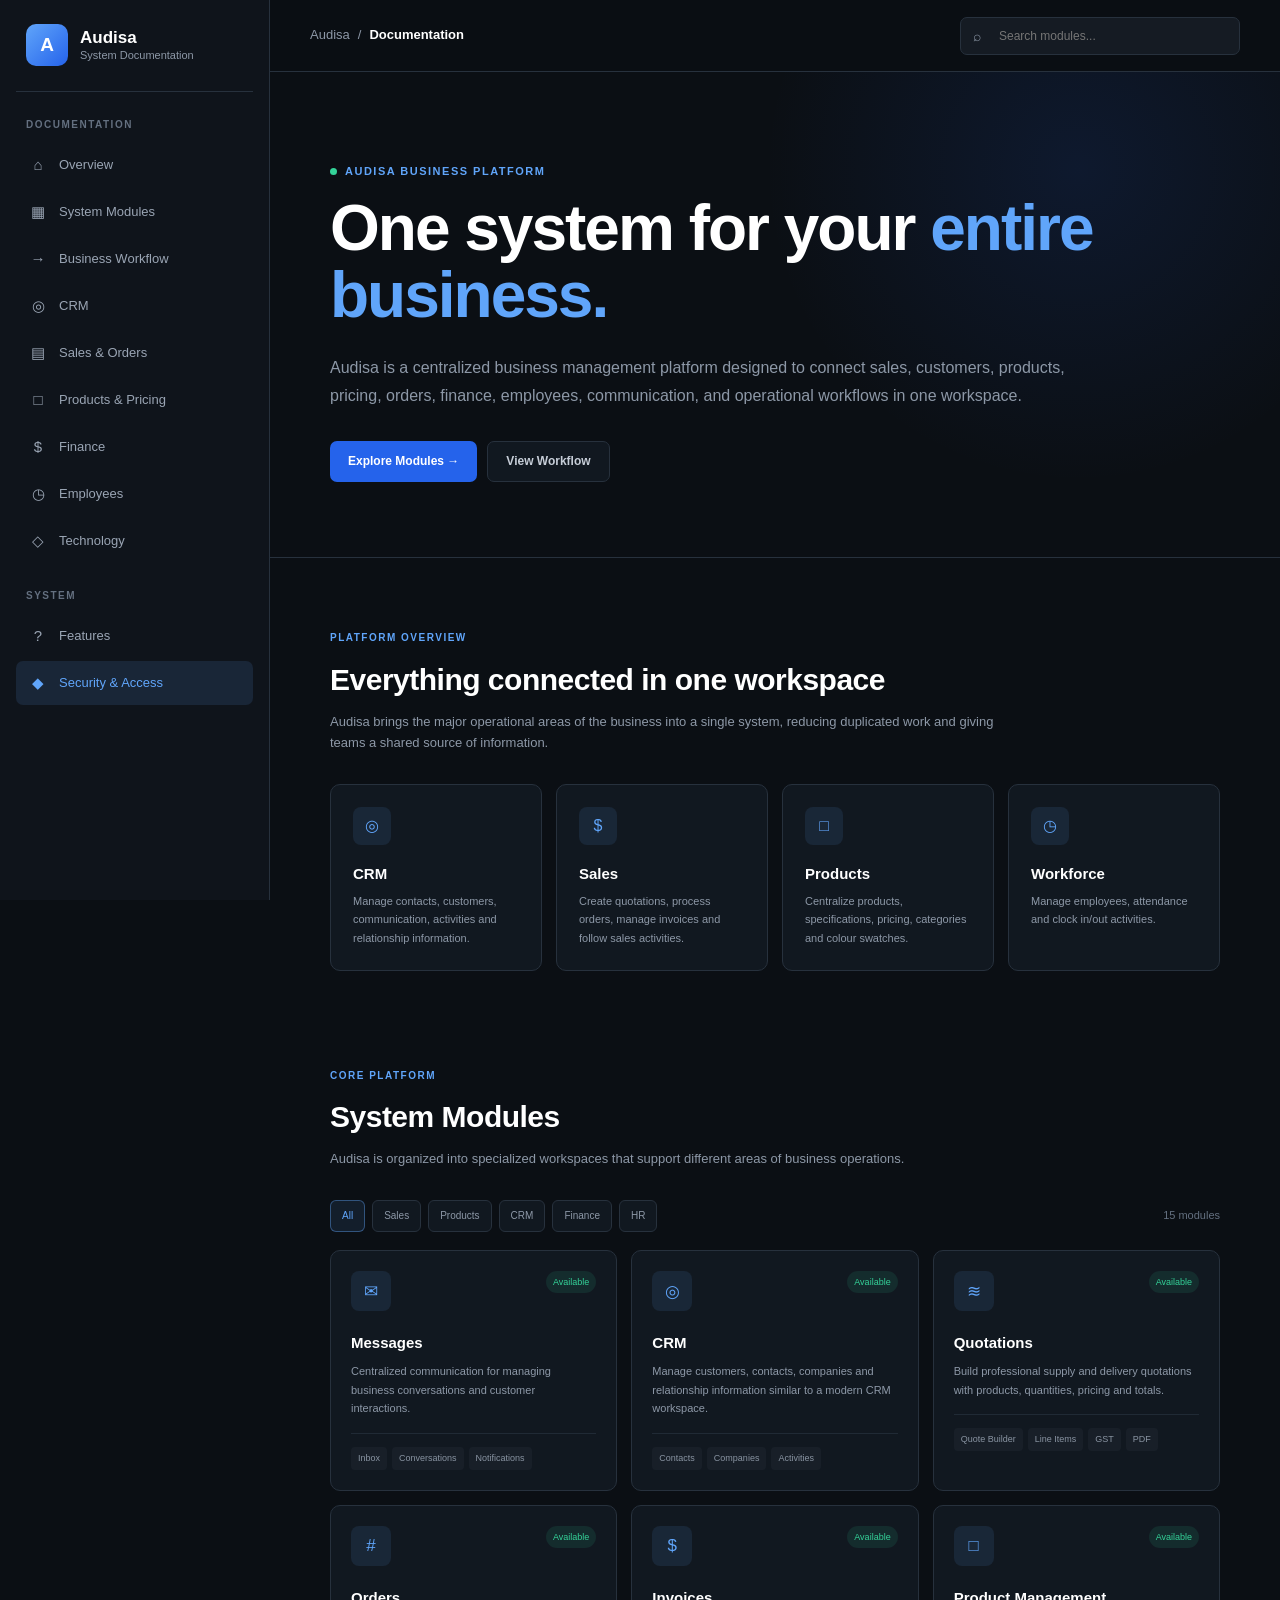
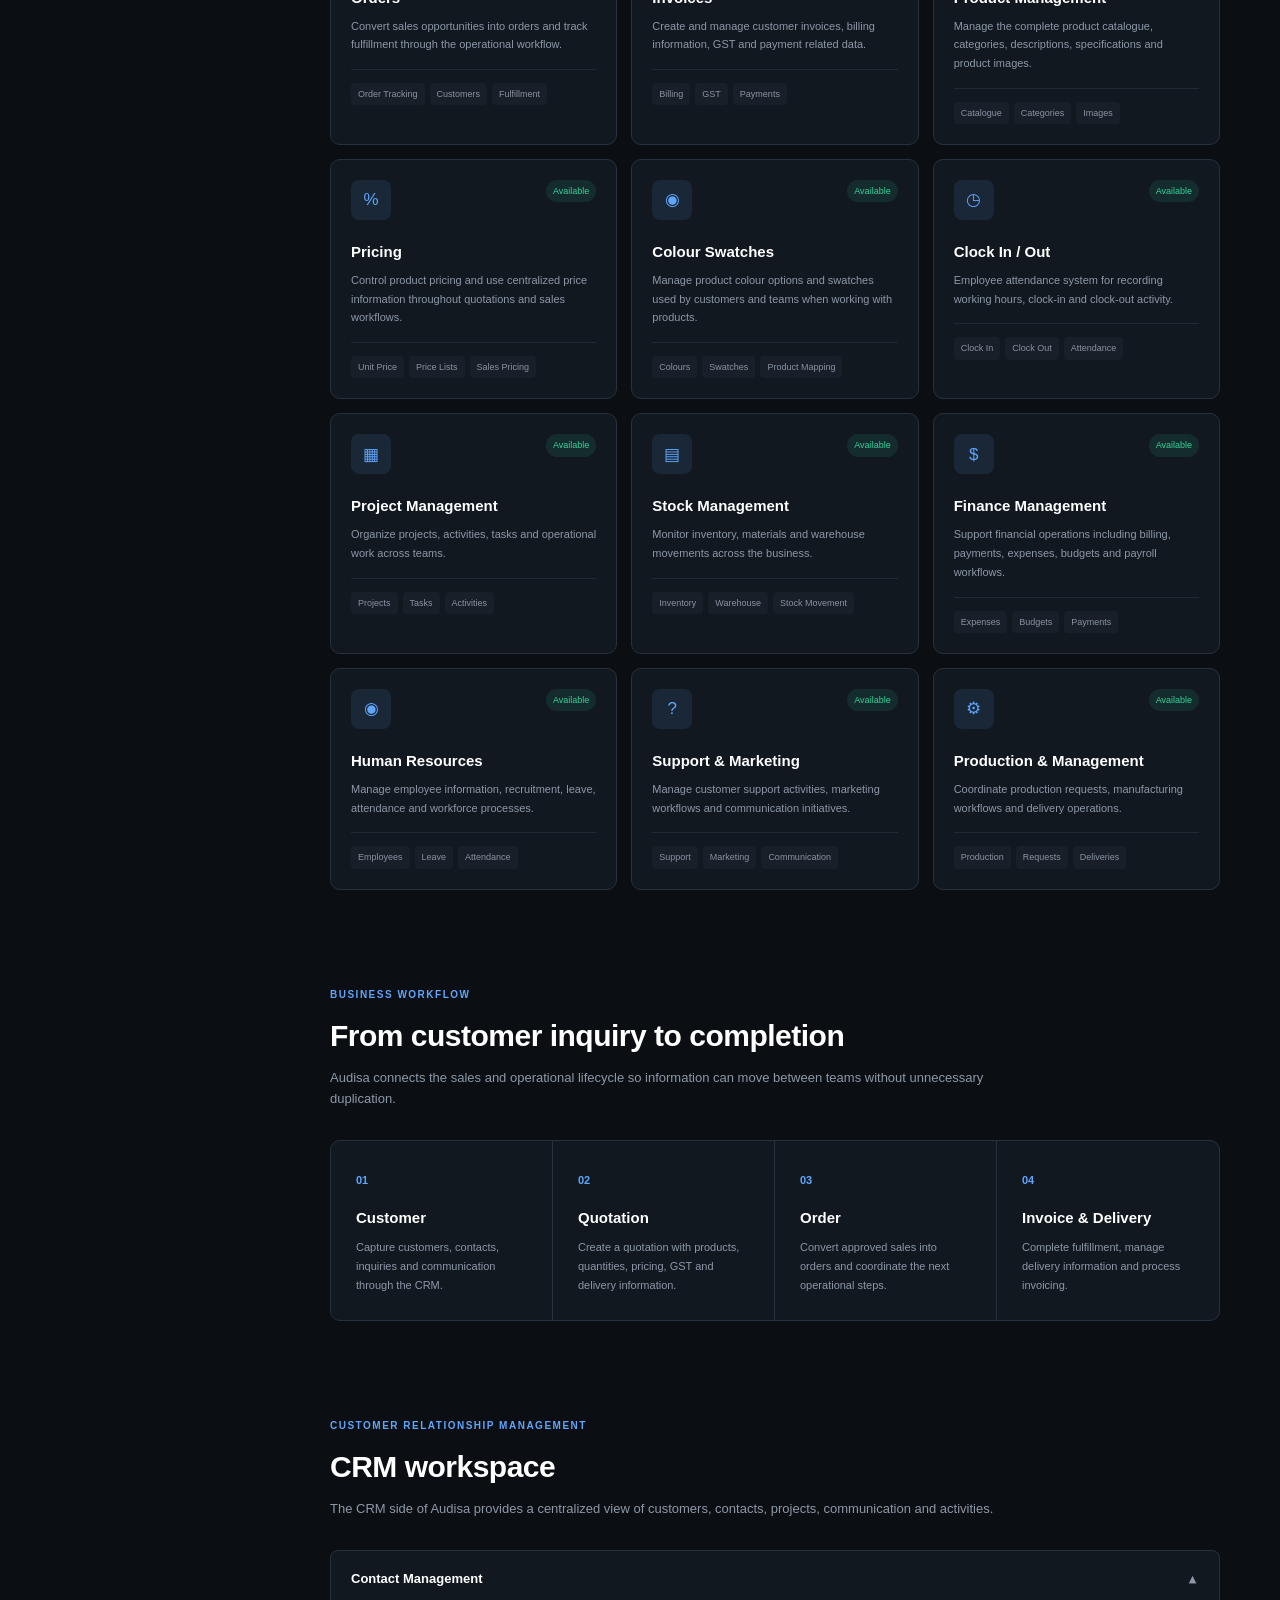
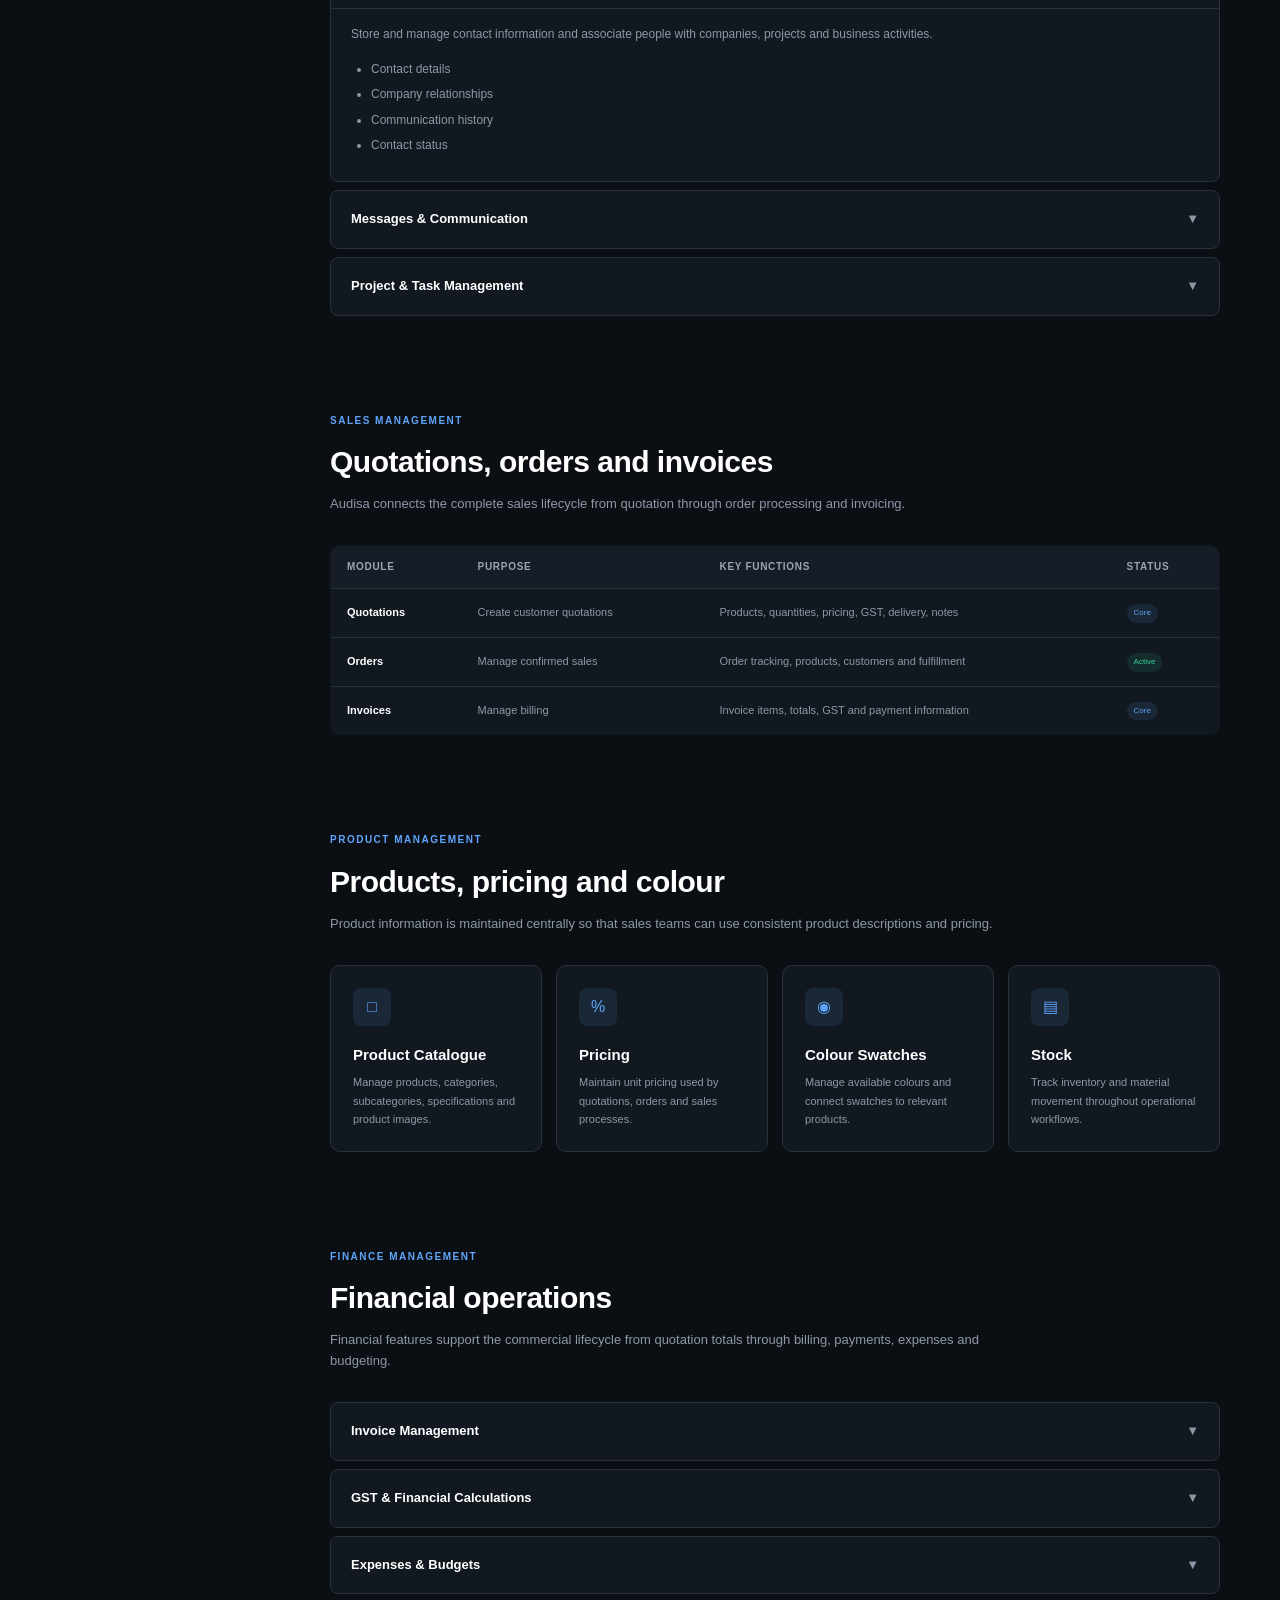
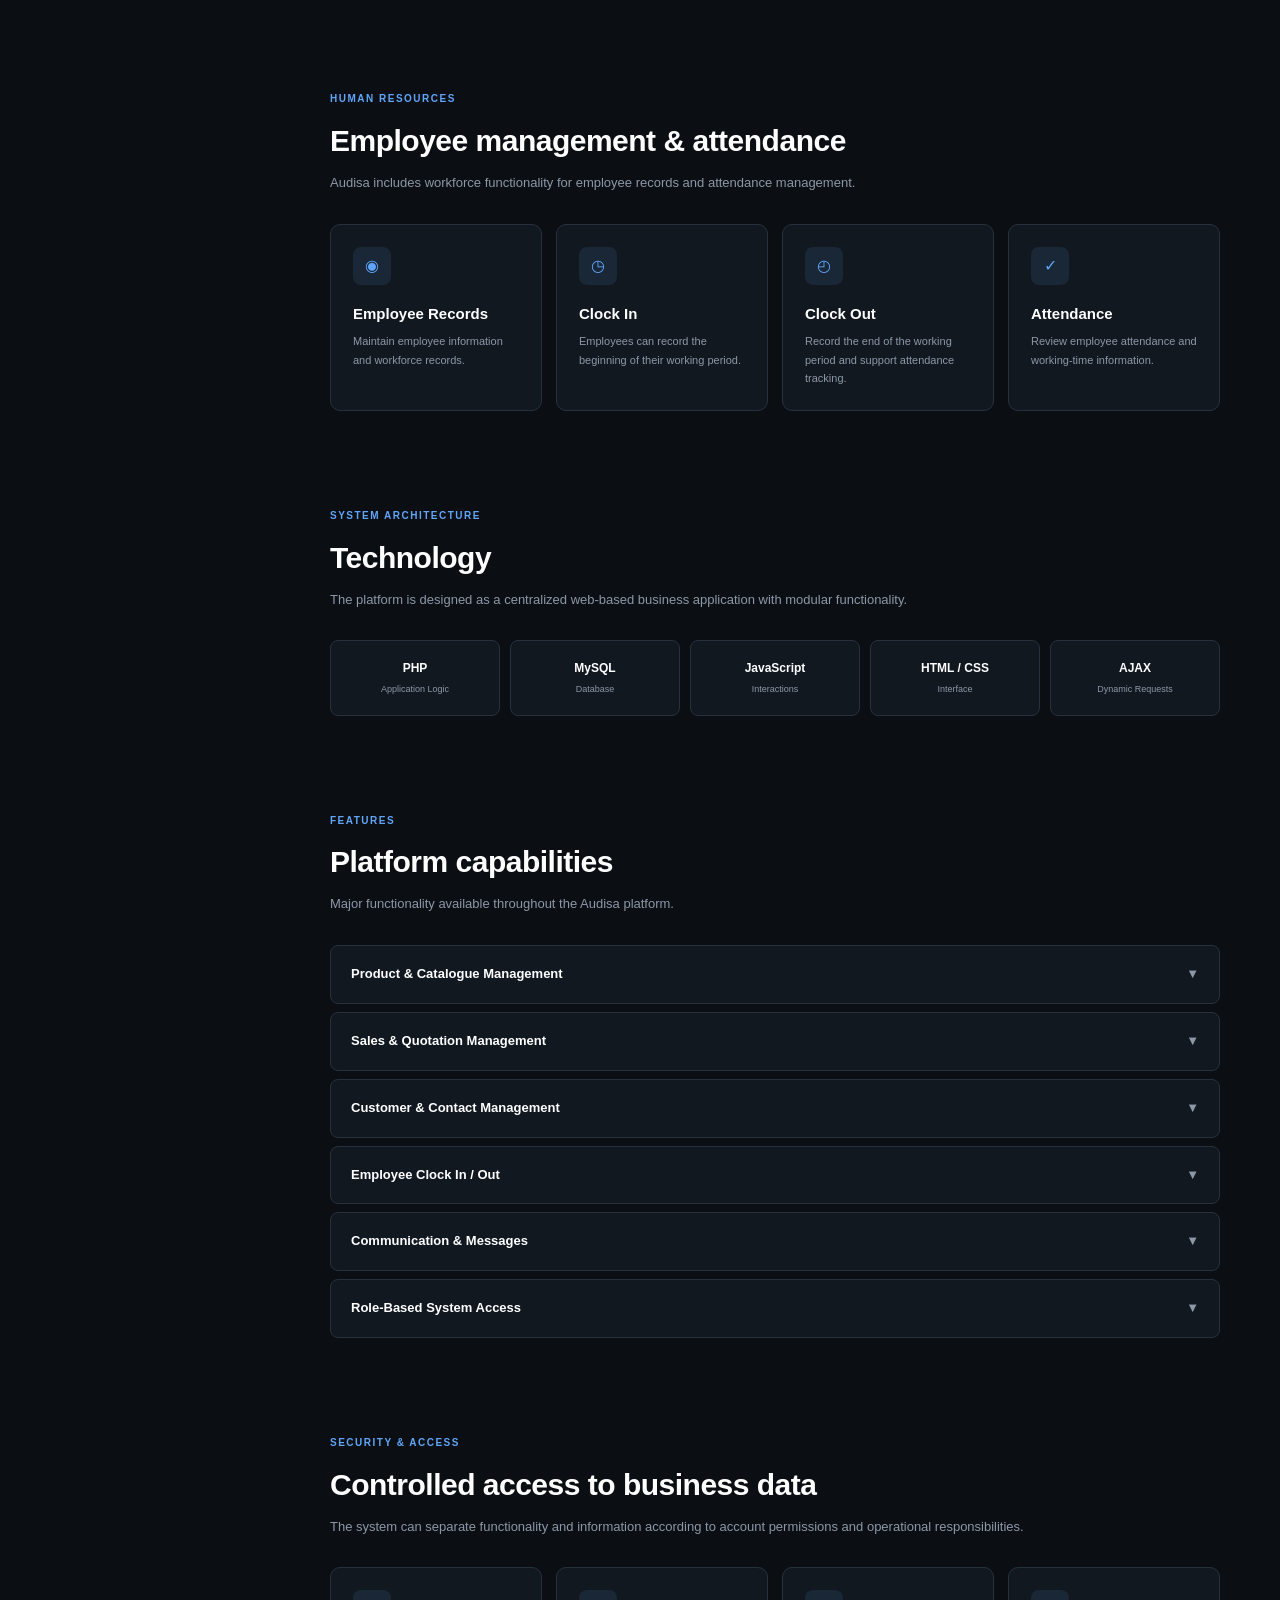
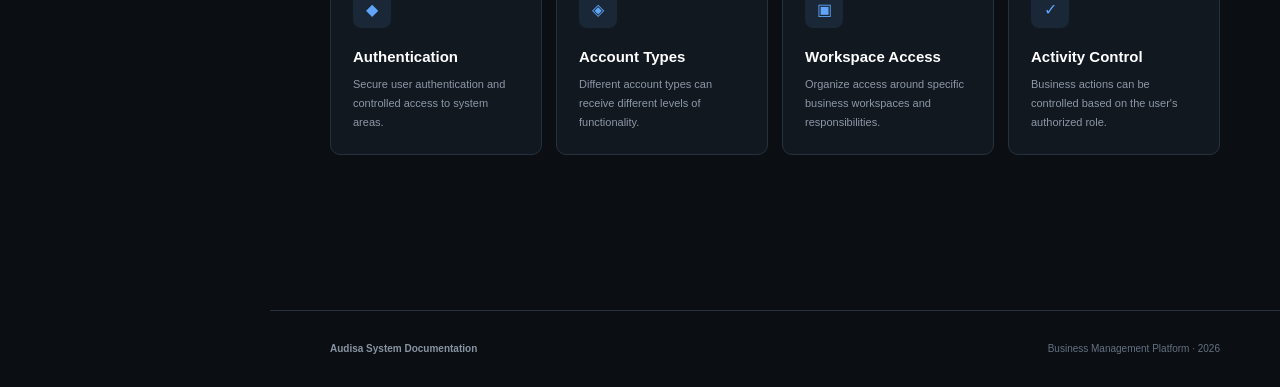
<file: pages/audisa.html>
<!DOCTYPE html>
<html lang="en">

<head>

    <meta charset="UTF-8">

    <meta name="viewport" content="width=device-width, initial-scale=1.0">

    <title>
        Audisa System Documentation
    </title>

    <link rel="stylesheet"href="../css/audisa.css">
    <link rel="icon" type="image/png" href="../images/rd.png">

</head>


<body>


<div class="app">


    <!-- =====================================================
         SIDEBAR
    ====================================================== -->

    <aside
        class="sidebar"
        id="sidebar"
    >

        <div class="brand">

            <div class="brand-icon">
                A
            </div>

            <div class="brand-text">

                <strong>
                    Audisa
                </strong>

                <span>
                    System Documentation
                </span>

            </div>

        </div>


        <div class="sidebar-title">
            Documentation
        </div>


        <nav class="sidebar-nav">

            <button
                class="sidebar-link active"
                data-target="overview"
            >
                <span class="sidebar-icon">⌂</span>
                Overview
            </button>


            <button
                class="sidebar-link"
                data-target="modules"
            >
                <span class="sidebar-icon">▦</span>
                System Modules
            </button>


            <button
                class="sidebar-link"
                data-target="workflow"
            >
                <span class="sidebar-icon">→</span>
                Business Workflow
            </button>


            <button
                class="sidebar-link"
                data-target="crm"
            >
                <span class="sidebar-icon">◎</span>
                CRM
            </button>


            <button
                class="sidebar-link"
                data-target="sales"
            >
                <span class="sidebar-icon">▤</span>
                Sales & Orders
            </button>


            <button
                class="sidebar-link"
                data-target="products"
            >
                <span class="sidebar-icon">□</span>
                Products & Pricing
            </button>


            <button
                class="sidebar-link"
                data-target="finance"
            >
                <span class="sidebar-icon">$</span>
                Finance
            </button>


            <button
                class="sidebar-link"
                data-target="employees"
            >
                <span class="sidebar-icon">◷</span>
                Employees
            </button>


            <button
                class="sidebar-link"
                data-target="technology"
            >
                <span class="sidebar-icon">◇</span>
                Technology
            </button>

        </nav>


        <div class="sidebar-title">
            System
        </div>


        <nav class="sidebar-nav">

            <button
                class="sidebar-link"
                data-target="documentation"
            >
                <span class="sidebar-icon">?</span>
                Features
            </button>


            <button
                class="sidebar-link"
                data-target="security"
            >
                <span class="sidebar-icon">◆</span>
                Security & Access
            </button>

        </nav>

    </aside>



    <!-- =====================================================
         MAIN
    ====================================================== -->

    <main class="main">


        <!-- TOPBAR -->

        <div class="topbar">

            <div class="breadcrumb">

                <button
                    class="mobile-menu"
                    id="mobileMenu"
                >
                    ☰
                </button>

                <span>
                    Audisa
                </span>

                <span>
                    /
                </span>

                <strong>
                    Documentation
                </strong>

            </div>


            <div class="search">

                <span class="search-icon">
                    ⌕
                </span>

                <input
                    type="text"
                    id="searchInput"
                    placeholder="Search modules..."
                >

            </div>

        </div>



        <!-- =================================================
             HERO
        ================================================== -->

        <section class="hero">

            <div class="hero-content">

                <div class="eyebrow">

                    <span class="eyebrow-dot"></span>

                    AUDISA BUSINESS PLATFORM

                </div>


                <h1>

                    One system for your
                    <span>
                        entire business.
                    </span>

                </h1>


                <p class="hero-description">

                    Audisa is a centralized business management
                    platform designed to connect sales, customers,
                    products, pricing, orders, finance, employees,
                    communication, and operational workflows in one
                    workspace.

                </p>


                <div class="hero-actions">

                    <button
                        class="primary-button"
                        onclick="scrollToSection('modules')"
                    >
                        Explore Modules →
                    </button>


                    <button
                        class="secondary-button"
                        onclick="scrollToSection('workflow')"
                    >
                        View Workflow
                    </button>

                </div>

            </div>

        </section>



        <!-- =================================================
             CONTENT
        ================================================== -->

        <div class="content">


            <!-- =================================================
                 OVERVIEW
            ================================================== -->

            <section
                class="section"
                id="overview"
            >

                <div class="section-heading">

                    <small>
                        Platform Overview
                    </small>

                    <h2>
                        Everything connected in one workspace
                    </h2>

                    <p>
                        Audisa brings the major operational areas
                        of the business into a single system,
                        reducing duplicated work and giving teams
                        a shared source of information.
                    </p>

                </div>


                <div class="overview-grid">


                    <div class="overview-card">

                        <div class="overview-icon">
                            ◎
                        </div>

                        <h3>
                            CRM
                        </h3>

                        <p>
                            Manage contacts, customers,
                            communication, activities and
                            relationship information.
                        </p>

                    </div>


                    <div class="overview-card">

                        <div class="overview-icon">
                            $
                        </div>

                        <h3>
                            Sales
                        </h3>

                        <p>
                            Create quotations, process orders,
                            manage invoices and follow sales
                            activities.
                        </p>

                    </div>


                    <div class="overview-card">

                        <div class="overview-icon">
                            □
                        </div>

                        <h3>
                            Products
                        </h3>

                        <p>
                            Centralize products, specifications,
                            pricing, categories and colour
                            swatches.
                        </p>

                    </div>


                    <div class="overview-card">

                        <div class="overview-icon">
                            ◷
                        </div>

                        <h3>
                            Workforce
                        </h3>

                        <p>
                            Manage employees, attendance and
                            clock in/out activities.
                        </p>

                    </div>

                </div>

            </section>



            <!-- =================================================
                 MODULES
            ================================================== -->

            <section
                class="section"
                id="modules"
            >

                <div class="section-heading">

                    <small>
                        Core Platform
                    </small>

                    <h2>
                        System Modules
                    </h2>

                    <p>
                        Audisa is organized into specialized
                        workspaces that support different areas
                        of business operations.
                    </p>

                </div>


                <div class="module-toolbar">

                    <div class="filters">

                        <button
                            class="filter active"
                            data-filter="all"
                        >
                            All
                        </button>

                        <button
                            class="filter"
                            data-filter="sales"
                        >
                            Sales
                        </button>

                        <button
                            class="filter"
                            data-filter="product"
                        >
                            Products
                        </button>

                        <button
                            class="filter"
                            data-filter="crm"
                        >
                            CRM
                        </button>

                        <button
                            class="filter"
                            data-filter="finance"
                        >
                            Finance
                        </button>

                        <button
                            class="filter"
                            data-filter="hr"
                        >
                            HR
                        </button>

                    </div>


                    <span
                        class="module-count"
                        id="moduleCount"
                    >
                        15 modules
                    </span>

                </div>



                <div
                    class="modules-grid"
                    id="modulesGrid"
                >


                    <!-- MESSAGES -->

                    <article
                        class="module-card"
                        data-category="crm"
                        data-search="messages communication inbox email contacts"
                    >

                        <div class="module-header">

                            <div class="module-icon">
                                ✉
                            </div>

                            <span class="module-status">
                                Available
                            </span>

                        </div>

                        <div class="module-body">

                            <h3>
                                Messages
                            </h3>

                            <p>
                                Centralized communication for
                                managing business conversations
                                and customer interactions.
                            </p>

                            <div class="module-features">

                                <span class="module-feature">
                                    Inbox
                                </span>

                                <span class="module-feature">
                                    Conversations
                                </span>

                                <span class="module-feature">
                                    Notifications
                                </span>

                            </div>

                        </div>

                    </article>



                    <!-- CRM -->

                    <article
                        class="module-card"
                        data-category="crm"
                        data-search="crm customer relationship contacts companies leads"
                    >

                        <div class="module-header">

                            <div class="module-icon">
                                ◎
                            </div>

                            <span class="module-status">
                                Available
                            </span>

                        </div>

                        <div class="module-body">

                            <h3>
                                CRM
                            </h3>

                            <p>
                                Manage customers, contacts,
                                companies and relationship
                                information similar to a modern
                                CRM workspace.
                            </p>

                            <div class="module-features">

                                <span class="module-feature">
                                    Contacts
                                </span>

                                <span class="module-feature">
                                    Companies
                                </span>

                                <span class="module-feature">
                                    Activities
                                </span>

                            </div>

                        </div>

                    </article>



                    <!-- QUOTATIONS -->

                    <article
                        class="module-card"
                        data-category="sales"
                        data-search="quotation quotes quote supply delivery quotation"
                    >

                        <div class="module-header">

                            <div class="module-icon">
                                ≋
                            </div>

                            <span class="module-status">
                                Available
                            </span>

                        </div>

                        <div class="module-body">

                            <h3>
                                Quotations
                            </h3>

                            <p>
                                Build professional supply and
                                delivery quotations with products,
                                quantities, pricing and totals.
                            </p>

                            <div class="module-features">

                                <span class="module-feature">
                                    Quote Builder
                                </span>

                                <span class="module-feature">
                                    Line Items
                                </span>

                                <span class="module-feature">
                                    GST
                                </span>

                                <span class="module-feature">
                                    PDF
                                </span>

                            </div>

                        </div>

                    </article>



                    <!-- ORDERS -->

                    <article
                        class="module-card"
                        data-category="sales"
                        data-search="orders sales customer order management"
                    >

                        <div class="module-header">

                            <div class="module-icon">
                                #
                            </div>

                            <span class="module-status">
                                Available
                            </span>

                        </div>

                        <div class="module-body">

                            <h3>
                                Orders
                            </h3>

                            <p>
                                Convert sales opportunities into
                                orders and track fulfillment through
                                the operational workflow.
                            </p>

                            <div class="module-features">

                                <span class="module-feature">
                                    Order Tracking
                                </span>

                                <span class="module-feature">
                                    Customers
                                </span>

                                <span class="module-feature">
                                    Fulfillment
                                </span>

                            </div>

                        </div>

                    </article>



                    <!-- INVOICES -->

                    <article
                        class="module-card"
                        data-category="finance"
                        data-search="invoice invoices billing payment gst"
                    >

                        <div class="module-header">

                            <div class="module-icon">
                                $
                            </div>

                            <span class="module-status">
                                Available
                            </span>

                        </div>

                        <div class="module-body">

                            <h3>
                                Invoices
                            </h3>

                            <p>
                                Create and manage customer invoices,
                                billing information, GST and payment
                                related data.
                            </p>

                            <div class="module-features">

                                <span class="module-feature">
                                    Billing
                                </span>

                                <span class="module-feature">
                                    GST
                                </span>

                                <span class="module-feature">
                                    Payments
                                </span>

                            </div>

                        </div>

                    </article>



                    <!-- PRODUCTS -->

                    <article
                        class="module-card"
                        data-category="product"
                        data-search="products product management catalogue inventory"
                    >

                        <div class="module-header">

                            <div class="module-icon">
                                □
                            </div>

                            <span class="module-status">
                                Available
                            </span>

                        </div>

                        <div class="module-body">

                            <h3>
                                Product Management
                            </h3>

                            <p>
                                Manage the complete product catalogue,
                                categories, descriptions, specifications
                                and product images.
                            </p>

                            <div class="module-features">

                                <span class="module-feature">
                                    Catalogue
                                </span>

                                <span class="module-feature">
                                    Categories
                                </span>

                                <span class="module-feature">
                                    Images
                                </span>

                            </div>

                        </div>

                    </article>



                    <!-- PRICING -->

                    <article
                        class="module-card"
                        data-category="product"
                        data-search="pricing price product price management"
                    >

                        <div class="module-header">

                            <div class="module-icon">
                                %
                            </div>

                            <span class="module-status">
                                Available
                            </span>

                        </div>

                        <div class="module-body">

                            <h3>
                                Pricing
                            </h3>

                            <p>
                                Control product pricing and use
                                centralized price information throughout
                                quotations and sales workflows.
                            </p>

                            <div class="module-features">

                                <span class="module-feature">
                                    Unit Price
                                </span>

                                <span class="module-feature">
                                    Price Lists
                                </span>

                                <span class="module-feature">
                                    Sales Pricing
                                </span>

                            </div>

                        </div>

                    </article>



                    <!-- COLOUR SWATCHES -->

                    <article
                        class="module-card"
                        data-category="product"
                        data-search="colour color swatches product colors samples"
                    >

                        <div class="module-header">

                            <div class="module-icon">
                                ◉
                            </div>

                            <span class="module-status">
                                Available
                            </span>

                        </div>

                        <div class="module-body">

                            <h3>
                                Colour Swatches
                            </h3>

                            <p>
                                Manage product colour options and
                                swatches used by customers and teams
                                when working with products.
                            </p>

                            <div class="module-features">

                                <span class="module-feature">
                                    Colours
                                </span>

                                <span class="module-feature">
                                    Swatches
                                </span>

                                <span class="module-feature">
                                    Product Mapping
                                </span>

                            </div>

                        </div>

                    </article>



                    <!-- CLOCK IN OUT -->

                    <article
                        class="module-card"
                        data-category="hr"
                        data-search="clock in clock out attendance employee time"
                    >

                        <div class="module-header">

                            <div class="module-icon">
                                ◷
                            </div>

                            <span class="module-status">
                                Available
                            </span>

                        </div>

                        <div class="module-body">

                            <h3>
                                Clock In / Out
                            </h3>

                            <p>
                                Employee attendance system for recording
                                working hours, clock-in and clock-out
                                activity.
                            </p>

                            <div class="module-features">

                                <span class="module-feature">
                                    Clock In
                                </span>

                                <span class="module-feature">
                                    Clock Out
                                </span>

                                <span class="module-feature">
                                    Attendance
                                </span>

                            </div>

                        </div>

                    </article>



                    <!-- PROJECT MANAGEMENT -->

                    <article
                        class="module-card"
                        data-category="crm"
                        data-search="project management projects tasks monday crm"
                    >

                        <div class="module-header">

                            <div class="module-icon">
                                ▦
                            </div>

                            <span class="module-status">
                                Available
                            </span>

                        </div>

                        <div class="module-body">

                            <h3>
                                Project Management
                            </h3>

                            <p>
                                Organize projects, activities, tasks
                                and operational work across teams.
                            </p>

                            <div class="module-features">

                                <span class="module-feature">
                                    Projects
                                </span>

                                <span class="module-feature">
                                    Tasks
                                </span>

                                <span class="module-feature">
                                    Activities
                                </span>

                            </div>

                        </div>

                    </article>



                    <!-- STOCK -->

                    <article
                        class="module-card"
                        data-category="product"
                        data-search="stock inventory warehouse materials"
                    >

                        <div class="module-header">

                            <div class="module-icon">
                                ▤
                            </div>

                            <span class="module-status">
                                Available
                            </span>

                        </div>

                        <div class="module-body">

                            <h3>
                                Stock Management
                            </h3>

                            <p>
                                Monitor inventory, materials and
                                warehouse movements across the
                                business.
                            </p>

                            <div class="module-features">

                                <span class="module-feature">
                                    Inventory
                                </span>

                                <span class="module-feature">
                                    Warehouse
                                </span>

                                <span class="module-feature">
                                    Stock Movement
                                </span>

                            </div>

                        </div>

                    </article>



                    <!-- FINANCE -->

                    <article
                        class="module-card"
                        data-category="finance"
                        data-search="finance billing expenses budget payroll finance management"
                    >

                        <div class="module-header">

                            <div class="module-icon">
                                $
                            </div>

                            <span class="module-status">
                                Available
                            </span>

                        </div>

                        <div class="module-body">

                            <h3>
                                Finance Management
                            </h3>

                            <p>
                                Support financial operations including
                                billing, payments, expenses, budgets
                                and payroll workflows.
                            </p>

                            <div class="module-features">

                                <span class="module-feature">
                                    Expenses
                                </span>

                                <span class="module-feature">
                                    Budgets
                                </span>

                                <span class="module-feature">
                                    Payments
                                </span>

                            </div>

                        </div>

                    </article>



                    <!-- HR -->

                    <article
                        class="module-card"
                        data-category="hr"
                        data-search="human resources hr employees recruitment leave attendance"
                    >

                        <div class="module-header">

                            <div class="module-icon">
                                ◉
                            </div>

                            <span class="module-status">
                                Available
                            </span>

                        </div>

                        <div class="module-body">

                            <h3>
                                Human Resources
                            </h3>

                            <p>
                                Manage employee information,
                                recruitment, leave, attendance and
                                workforce processes.
                            </p>

                            <div class="module-features">

                                <span class="module-feature">
                                    Employees
                                </span>

                                <span class="module-feature">
                                    Leave
                                </span>

                                <span class="module-feature">
                                    Attendance
                                </span>

                            </div>

                        </div>

                    </article>



                    <!-- SUPPORT -->

                    <article
                        class="module-card"
                        data-category="crm"
                        data-search="support marketing customer support campaigns"
                    >

                        <div class="module-header">

                            <div class="module-icon">
                                ?
                            </div>

                            <span class="module-status">
                                Available
                            </span>

                        </div>

                        <div class="module-body">

                            <h3>
                                Support & Marketing
                            </h3>

                            <p>
                                Manage customer support activities,
                                marketing workflows and communication
                                initiatives.
                            </p>

                            <div class="module-features">

                                <span class="module-feature">
                                    Support
                                </span>

                                <span class="module-feature">
                                    Marketing
                                </span>

                                <span class="module-feature">
                                    Communication
                                </span>

                            </div>

                        </div>

                    </article>



                    <!-- PRODUCTION -->

                    <article
                        class="module-card"
                        data-category="product"
                        data-search="production manufacturing production requests delivery management"
                    >

                        <div class="module-header">

                            <div class="module-icon">
                                ⚙
                            </div>

                            <span class="module-status">
                                Available
                            </span>

                        </div>

                        <div class="module-body">

                            <h3>
                                Production & Management
                            </h3>

                            <p>
                                Coordinate production requests,
                                manufacturing workflows and delivery
                                operations.
                            </p>

                            <div class="module-features">

                                <span class="module-feature">
                                    Production
                                </span>

                                <span class="module-feature">
                                    Requests
                                </span>

                                <span class="module-feature">
                                    Deliveries
                                </span>

                            </div>

                        </div>

                    </article>


                </div>

            </section>



            <!-- =================================================
                 WORKFLOW
            ================================================== -->

            <section
                class="section"
                id="workflow"
            >

                <div class="section-heading">

                    <small>
                        Business Workflow
                    </small>

                    <h2>
                        From customer inquiry to completion
                    </h2>

                    <p>
                        Audisa connects the sales and operational
                        lifecycle so information can move between
                        teams without unnecessary duplication.
                    </p>

                </div>


                <div class="workflow">


                    <div class="workflow-step">

                        <span class="workflow-number">
                            01
                        </span>

                        <h3>
                            Customer
                        </h3>

                        <p>
                            Capture customers, contacts, inquiries
                            and communication through the CRM.
                        </p>

                    </div>


                    <div class="workflow-step">

                        <span class="workflow-number">
                            02
                        </span>

                        <h3>
                            Quotation
                        </h3>

                        <p>
                            Create a quotation with products,
                            quantities, pricing, GST and delivery
                            information.
                        </p>

                    </div>


                    <div class="workflow-step">

                        <span class="workflow-number">
                            03
                        </span>

                        <h3>
                            Order
                        </h3>

                        <p>
                            Convert approved sales into orders and
                            coordinate the next operational steps.
                        </p>

                    </div>


                    <div class="workflow-step">

                        <span class="workflow-number">
                            04
                        </span>

                        <h3>
                            Invoice & Delivery
                        </h3>

                        <p>
                            Complete fulfillment, manage delivery
                            information and process invoicing.
                        </p>

                    </div>

                </div>

            </section>



            <!-- =================================================
                 CRM
            ================================================== -->

            <section
                class="section"
                id="crm"
            >

                <div class="section-heading">

                    <small>
                        Customer Relationship Management
                    </small>

                    <h2>
                        CRM workspace
                    </h2>

                    <p>
                        The CRM side of Audisa provides a centralized
                        view of customers, contacts, projects,
                        communication and activities.
                    </p>

                </div>


                <div class="documentation">


                    <div class="doc-item open">

                        <button class="doc-title">

                            Contact Management

                            <span class="doc-arrow">
                                ▼
                            </span>

                        </button>

                        <div class="doc-content">

                            <p>
                                Store and manage contact information
                                and associate people with companies,
                                projects and business activities.
                            </p>

                            <ul class="doc-list">

                                <li>
                                    Contact details
                                </li>

                                <li>
                                    Company relationships
                                </li>

                                <li>
                                    Communication history
                                </li>

                                <li>
                                    Contact status
                                </li>

                            </ul>

                        </div>

                    </div>


                    <div class="doc-item">

                        <button class="doc-title">

                            Messages & Communication

                            <span class="doc-arrow">
                                ▼
                            </span>

                        </button>

                        <div class="doc-content">

                            <p>
                                Centralize business conversations and
                                customer communication so teams can
                                keep track of important interactions.
                            </p>

                        </div>

                    </div>


                    <div class="doc-item">

                        <button class="doc-title">

                            Project & Task Management

                            <span class="doc-arrow">
                                ▼
                            </span>

                        </button>

                        <div class="doc-content">

                            <p>
                                Organize projects and operational work
                                using tasks, activities and team
                                responsibilities.
                            </p>

                        </div>

                    </div>

                </div>

            </section>



            <!-- =================================================
                 SALES
            ================================================== -->

            <section
                class="section"
                id="sales"
            >

                <div class="section-heading">

                    <small>
                        Sales Management
                    </small>

                    <h2>
                        Quotations, orders and invoices
                    </h2>

                    <p>
                        Audisa connects the complete sales lifecycle
                        from quotation through order processing and
                        invoicing.
                    </p>

                </div>


                <table class="feature-table">

                    <thead>

                        <tr>

                            <th>
                                Module
                            </th>

                            <th>
                                Purpose
                            </th>

                            <th>
                                Key Functions
                            </th>

                            <th>
                                Status
                            </th>

                        </tr>

                    </thead>


                    <tbody>

                        <tr>

                            <td>
                                Quotations
                            </td>

                            <td>
                                Create customer quotations
                            </td>

                            <td>
                                Products, quantities, pricing,
                                GST, delivery, notes
                            </td>

                            <td>
                                <span class="status-badge status-core">
                                    Core
                                </span>
                            </td>

                        </tr>


                        <tr>

                            <td>
                                Orders
                            </td>

                            <td>
                                Manage confirmed sales
                            </td>

                            <td>
                                Order tracking, products,
                                customers and fulfillment
                            </td>

                            <td>
                                <span class="status-badge status-active">
                                    Active
                                </span>
                            </td>

                        </tr>


                        <tr>

                            <td>
                                Invoices
                            </td>

                            <td>
                                Manage billing
                            </td>

                            <td>
                                Invoice items, totals, GST
                                and payment information
                            </td>

                            <td>
                                <span class="status-badge status-core">
                                    Core
                                </span>
                            </td>

                        </tr>

                    </tbody>

                </table>

            </section>



            <!-- =================================================
                 PRODUCTS
            ================================================== -->

            <section
                class="section"
                id="products"
            >

                <div class="section-heading">

                    <small>
                        Product Management
                    </small>

                    <h2>
                        Products, pricing and colour
                    </h2>

                    <p>
                        Product information is maintained centrally
                        so that sales teams can use consistent product
                        descriptions and pricing.
                    </p>

                </div>


                <div class="overview-grid">


                    <div class="overview-card">

                        <div class="overview-icon">
                            □
                        </div>

                        <h3>
                            Product Catalogue
                        </h3>

                        <p>
                            Manage products, categories,
                            subcategories, specifications and
                            product images.
                        </p>

                    </div>


                    <div class="overview-card">

                        <div class="overview-icon">
                            %
                        </div>

                        <h3>
                            Pricing
                        </h3>

                        <p>
                            Maintain unit pricing used by
                            quotations, orders and sales processes.
                        </p>

                    </div>


                    <div class="overview-card">

                        <div class="overview-icon">
                            ◉
                        </div>

                        <h3>
                            Colour Swatches
                        </h3>

                        <p>
                            Manage available colours and connect
                            swatches to relevant products.
                        </p>

                    </div>


                    <div class="overview-card">

                        <div class="overview-icon">
                            ▤
                        </div>

                        <h3>
                            Stock
                        </h3>

                        <p>
                            Track inventory and material movement
                            throughout operational workflows.
                        </p>

                    </div>

                </div>

            </section>



            <!-- =================================================
                 FINANCE
            ================================================== -->

            <section
                class="section"
                id="finance"
            >

                <div class="section-heading">

                    <small>
                        Finance Management
                    </small>

                    <h2>
                        Financial operations
                    </h2>

                    <p>
                        Financial features support the commercial
                        lifecycle from quotation totals through
                        billing, payments, expenses and budgeting.
                    </p>

                </div>


                <div class="documentation">


                    <div class="doc-item">

                        <button class="doc-title">

                            Invoice Management

                            <span class="doc-arrow">
                                ▼
                            </span>

                        </button>

                        <div class="doc-content">

                            <p>
                                Manage customer billing and invoice
                                information generated through the
                                sales process.
                            </p>

                        </div>

                    </div>


                    <div class="doc-item">

                        <button class="doc-title">

                            GST & Financial Calculations

                            <span class="doc-arrow">
                                ▼
                            </span>

                        </button>

                        <div class="doc-content">

                            <p>
                                Sales calculations can incorporate
                                GST and other quotation or invoice
                                values required by the business.
                            </p>

                        </div>

                    </div>


                    <div class="doc-item">

                        <button class="doc-title">

                            Expenses & Budgets

                            <span class="doc-arrow">
                                ▼
                            </span>

                        </button>

                        <div class="doc-content">

                            <p>
                                Support internal financial
                                administration including expenses
                                and budgeting workflows.
                            </p>

                        </div>

                    </div>

                </div>

            </section>



            <!-- =================================================
                 EMPLOYEES
            ================================================== -->

            <section
                class="section"
                id="employees"
            >

                <div class="section-heading">

                    <small>
                        Human Resources
                    </small>

                    <h2>
                        Employee management & attendance
                    </h2>

                    <p>
                        Audisa includes workforce functionality for
                        employee records and attendance management.
                    </p>

                </div>


                <div class="overview-grid">


                    <div class="overview-card">

                        <div class="overview-icon">
                            ◉
                        </div>

                        <h3>
                            Employee Records
                        </h3>

                        <p>
                            Maintain employee information and
                            workforce records.
                        </p>

                    </div>


                    <div class="overview-card">

                        <div class="overview-icon">
                            ◷
                        </div>

                        <h3>
                            Clock In
                        </h3>

                        <p>
                            Employees can record the beginning
                            of their working period.
                        </p>

                    </div>


                    <div class="overview-card">

                        <div class="overview-icon">
                            ◴
                        </div>

                        <h3>
                            Clock Out
                        </h3>

                        <p>
                            Record the end of the working period
                            and support attendance tracking.
                        </p>

                    </div>


                    <div class="overview-card">

                        <div class="overview-icon">
                            ✓
                        </div>

                        <h3>
                            Attendance
                        </h3>

                        <p>
                            Review employee attendance and
                            working-time information.
                        </p>

                    </div>

                </div>

            </section>



            <!-- =================================================
                 TECHNOLOGY
            ================================================== -->

            <section
                class="section"
                id="technology"
            >

                <div class="section-heading">

                    <small>
                        System Architecture
                    </small>

                    <h2>
                        Technology
                    </h2>

                    <p>
                        The platform is designed as a centralized
                        web-based business application with
                        modular functionality.
                    </p>

                </div>


                <div class="tech-grid">


                    <div class="tech">

                        <strong>
                            PHP
                        </strong>

                        <span>
                            Application Logic
                        </span>

                    </div>


                    <div class="tech">

                        <strong>
                            MySQL
                        </strong>

                        <span>
                            Database
                        </span>

                    </div>


                    <div class="tech">

                        <strong>
                            JavaScript
                        </strong>

                        <span>
                            Interactions
                        </span>

                    </div>


                    <div class="tech">

                        <strong>
                            HTML / CSS
                        </strong>

                        <span>
                            Interface
                        </span>

                    </div>


                    <div class="tech">

                        <strong>
                            AJAX
                        </strong>

                        <span>
                            Dynamic Requests
                        </span>

                    </div>

                </div>

            </section>



            <!-- =================================================
                 DOCUMENTATION
            ================================================== -->

            <section
                class="section"
                id="documentation"
            >

                <div class="section-heading">

                    <small>
                        Features
                    </small>

                    <h2>
                        Platform capabilities
                    </h2>

                    <p>
                        Major functionality available throughout
                        the Audisa platform.
                    </p>

                </div>


                <div class="documentation">


                    <div class="doc-item">

                        <button class="doc-title">

                            Product & Catalogue Management

                            <span class="doc-arrow">
                                ▼
                            </span>

                        </button>

                        <div class="doc-content">

                            <p>
                                Products can be categorized and
                                maintained with product information,
                                images, pricing, specifications and
                                related colour options.
                            </p>

                        </div>

                    </div>


                    <div class="doc-item">

                        <button class="doc-title">

                            Sales & Quotation Management

                            <span class="doc-arrow">
                                ▼
                            </span>

                        </button>

                        <div class="doc-content">

                            <p>
                                Sales teams can create quotations,
                                add products, calculate totals and
                                move approved business into the
                                ordering workflow.
                            </p>

                        </div>

                    </div>


                    <div class="doc-item">

                        <button class="doc-title">

                            Customer & Contact Management

                            <span class="doc-arrow">
                                ▼
                            </span>

                        </button>

                        <div class="doc-content">

                            <p>
                                Contacts and customer information
                                can be organized into a centralized
                                CRM-style workspace.
                            </p>

                        </div>

                    </div>


                    <div class="doc-item">

                        <button class="doc-title">

                            Employee Clock In / Out

                            <span class="doc-arrow">
                                ▼
                            </span>

                        </button>

                        <div class="doc-content">

                            <p>
                                Employees can record their working
                                time through clock-in and clock-out
                                functionality.
                            </p>

                        </div>

                    </div>


                    <div class="doc-item">

                        <button class="doc-title">

                            Communication & Messages

                            <span class="doc-arrow">
                                ▼
                            </span>

                        </button>

                        <div class="doc-content">

                            <p>
                                Internal and customer communication
                                can be organized within the system
                                rather than being distributed across
                                disconnected tools.
                            </p>

                        </div>

                    </div>


                    <div class="doc-item">

                        <button class="doc-title">

                            Role-Based System Access

                            <span class="doc-arrow">
                                ▼
                            </span>

                        </button>

                        <div class="doc-content">

                            <p>
                                Access can be organized around
                                different users, account types,
                                workspaces and business responsibilities.
                            </p>

                        </div>

                    </div>

                </div>

            </section>



            <!-- =================================================
                 SECURITY
            ================================================== -->

            <section
                class="section"
                id="security"
            >

                <div class="section-heading">

                    <small>
                        Security & Access
                    </small>

                    <h2>
                        Controlled access to business data
                    </h2>

                    <p>
                        The system can separate functionality and
                        information according to account permissions
                        and operational responsibilities.
                    </p>

                </div>


                <div class="overview-grid">


                    <div class="overview-card">

                        <div class="overview-icon">
                            ◆
                        </div>

                        <h3>
                            Authentication
                        </h3>

                        <p>
                            Secure user authentication and controlled
                            access to system areas.
                        </p>

                    </div>


                    <div class="overview-card">

                        <div class="overview-icon">
                            ◈
                        </div>

                        <h3>
                            Account Types
                        </h3>

                        <p>
                            Different account types can receive
                            different levels of functionality.
                        </p>

                    </div>


                    <div class="overview-card">

                        <div class="overview-icon">
                            ▣
                        </div>

                        <h3>
                            Workspace Access
                        </h3>

                        <p>
                            Organize access around specific business
                            workspaces and responsibilities.
                        </p>

                    </div>


                    <div class="overview-card">

                        <div class="overview-icon">
                            ✓
                        </div>

                        <h3>
                            Activity Control
                        </h3>

                        <p>
                            Business actions can be controlled based
                            on the user's authorized role.
                        </p>

                    </div>

                </div>

            </section>


        </div>



        <!-- =================================================
             FOOTER
        ================================================== -->

        <footer>

            <div>
                <strong>
                    Audisa System Documentation
                </strong>
            </div>

            <div>
                Business Management Platform · 2026
            </div>

        </footer>


    </main>

</div>



<script src="../js/audisa.js"></script>


</body>

</html>
</file>
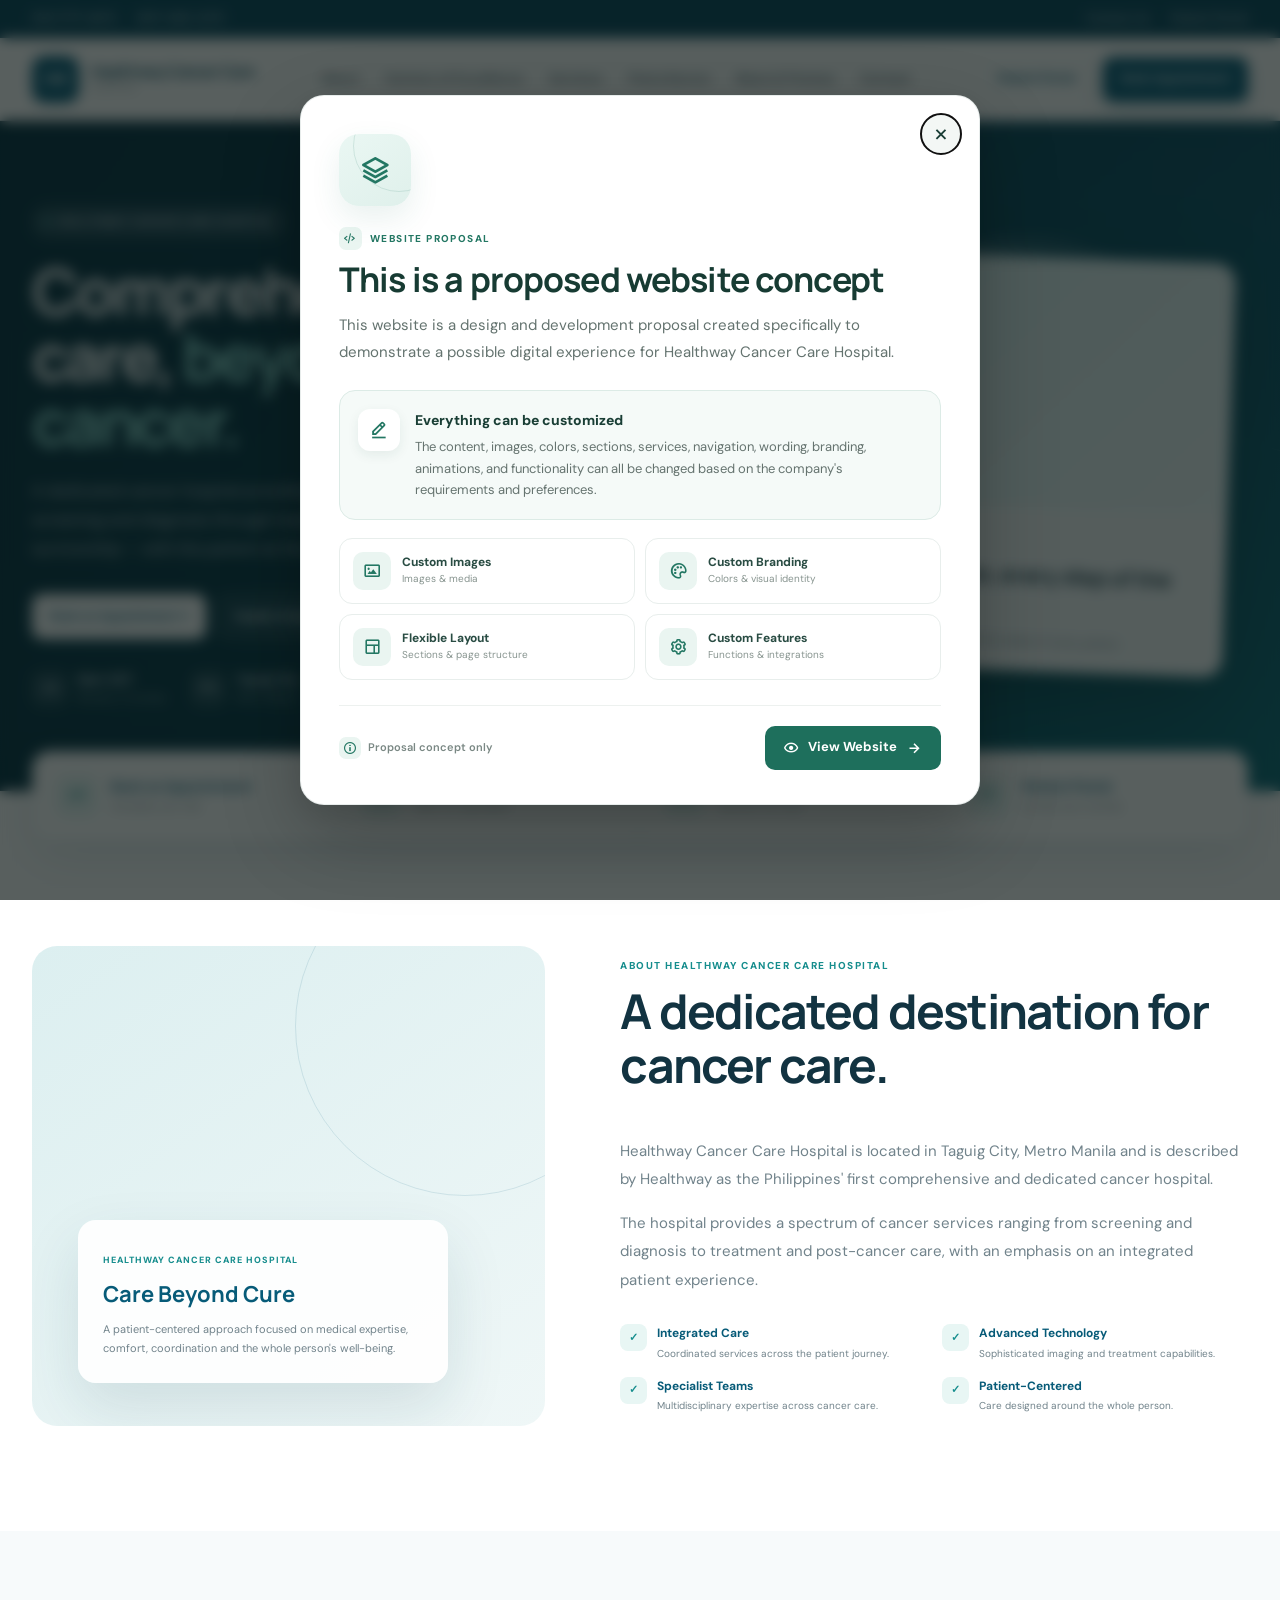
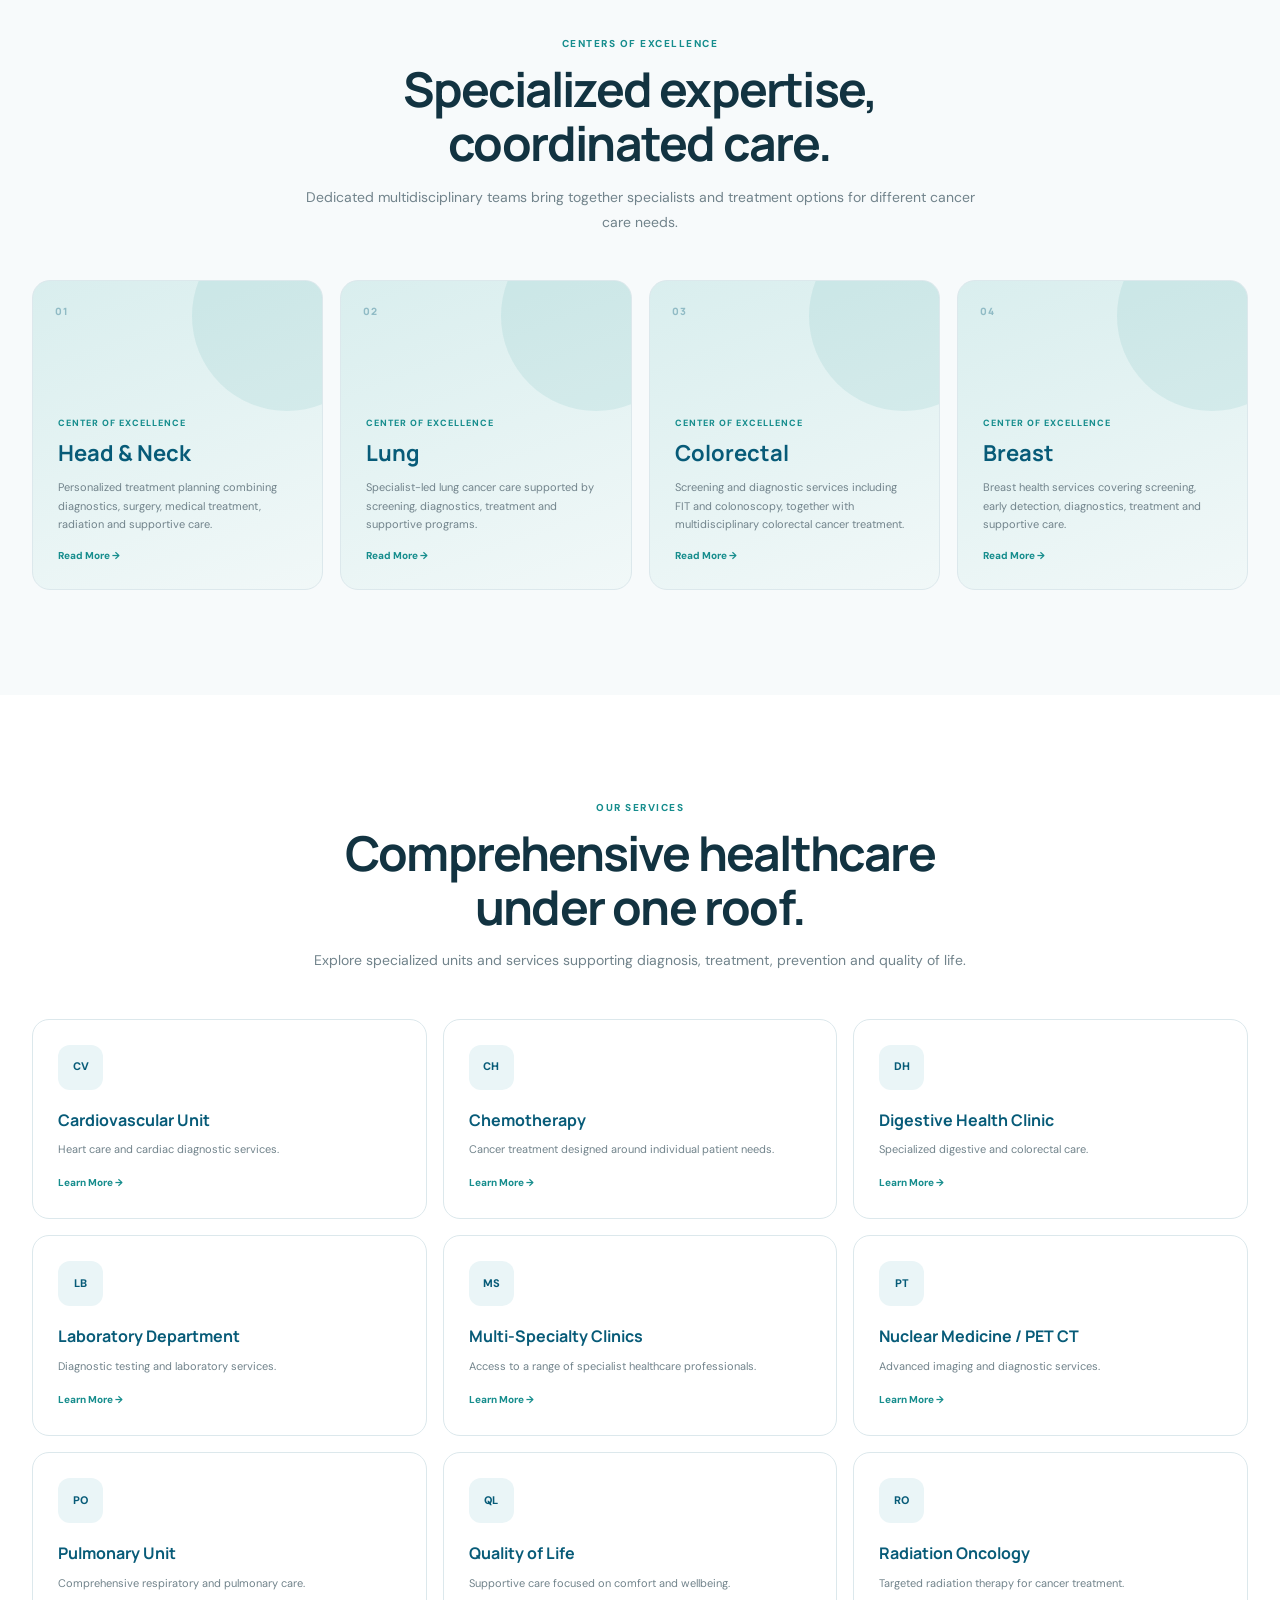
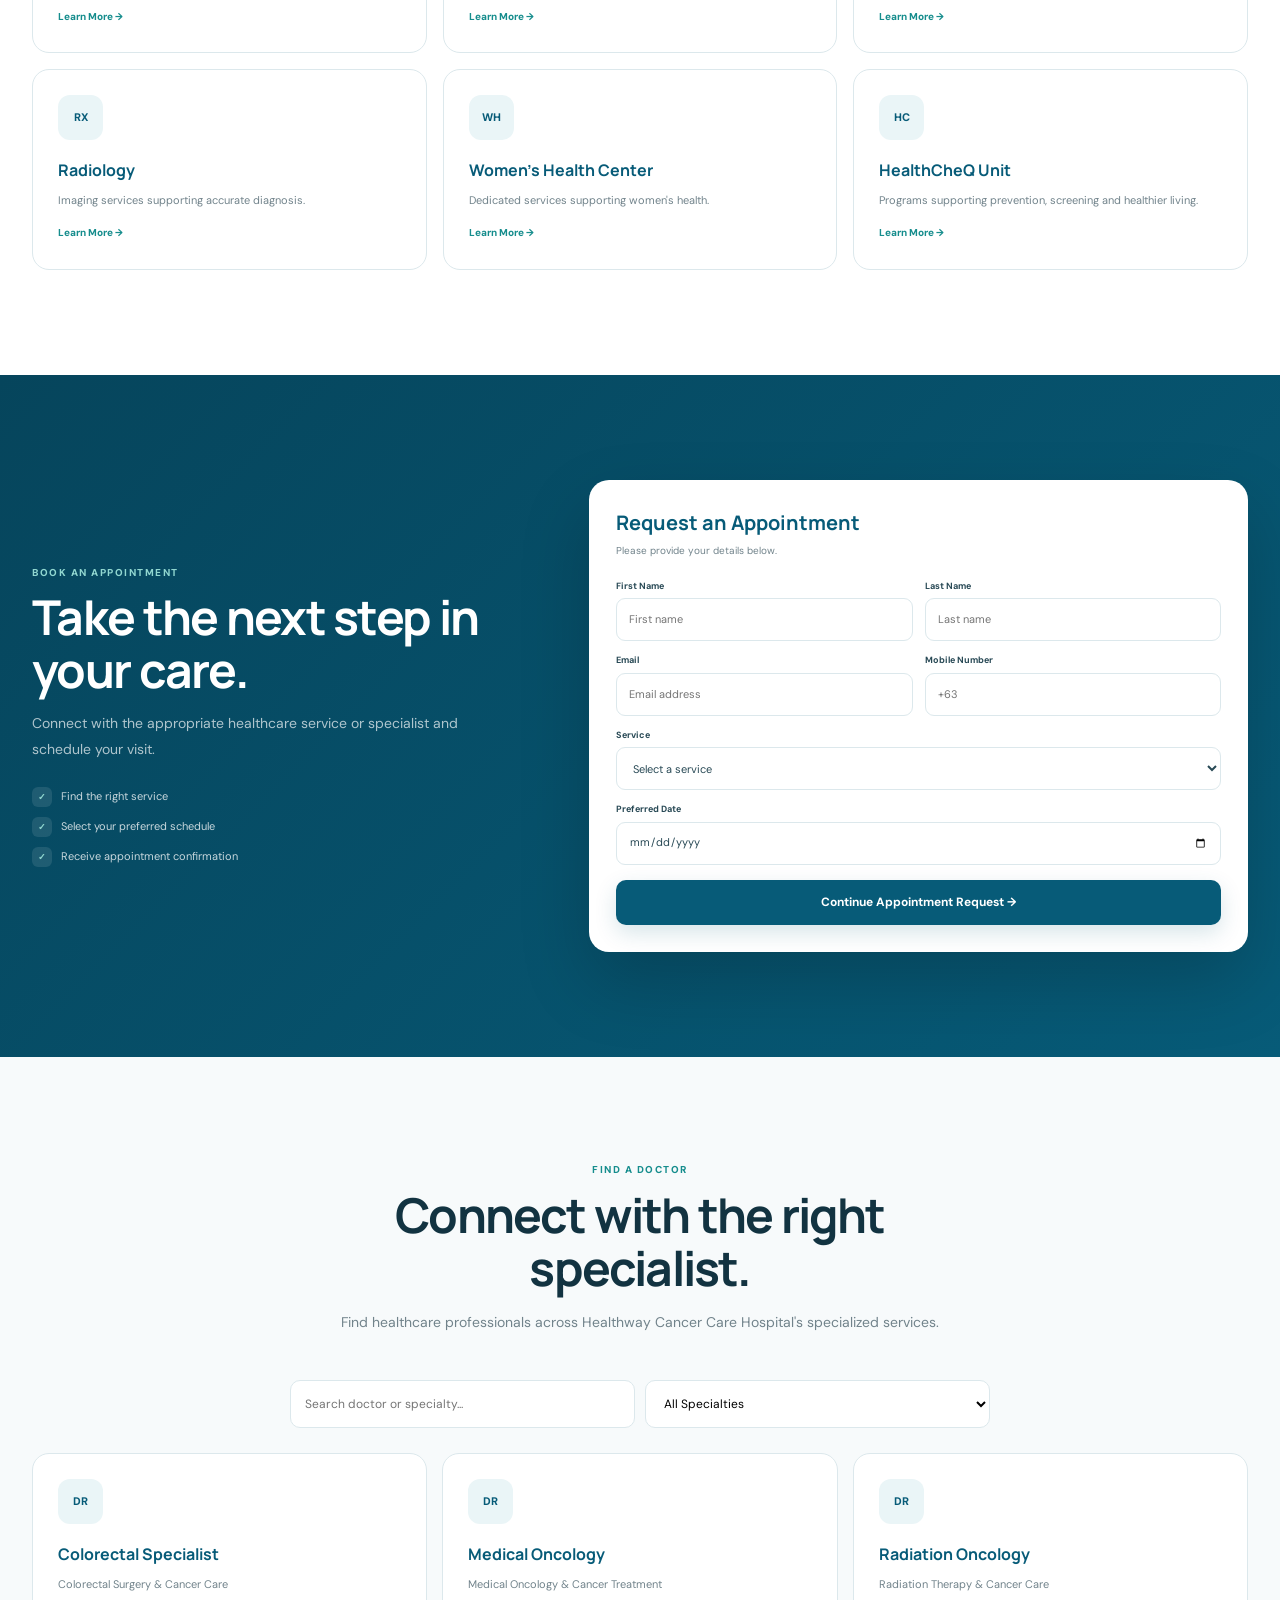
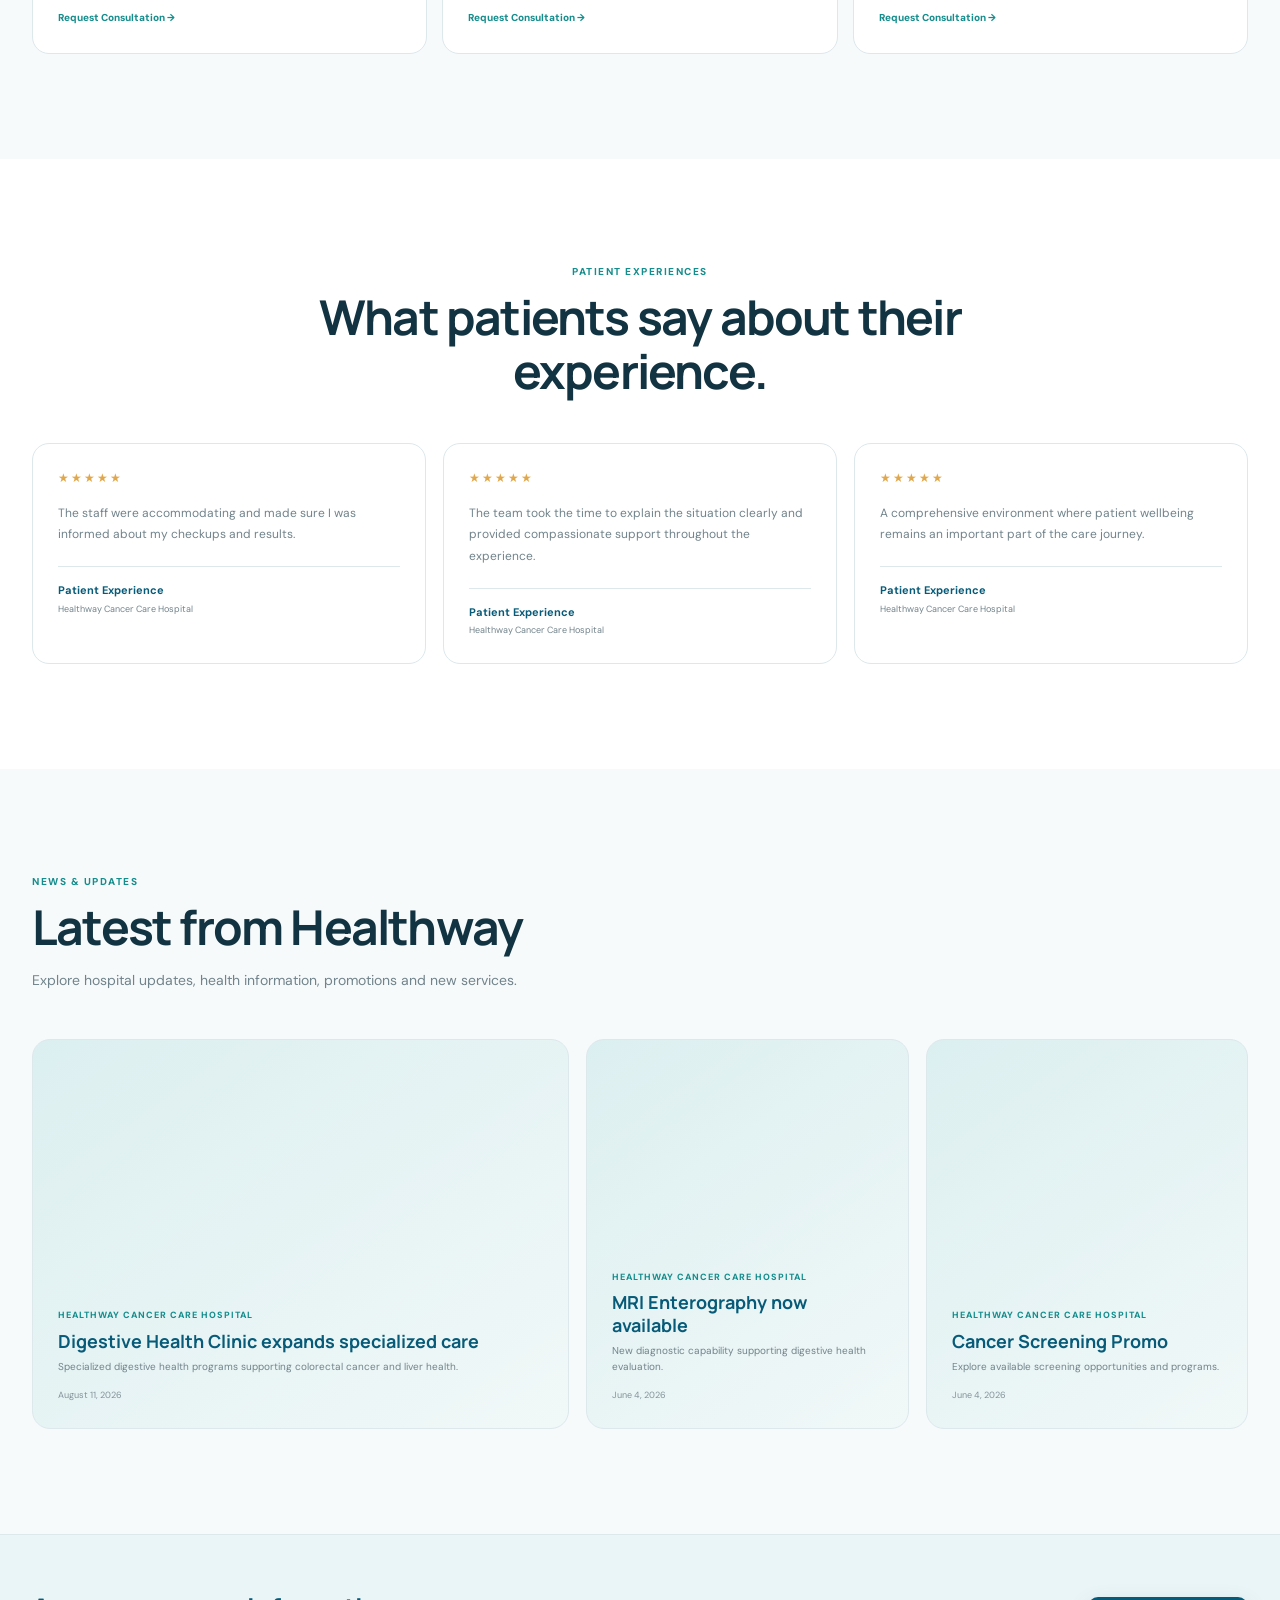
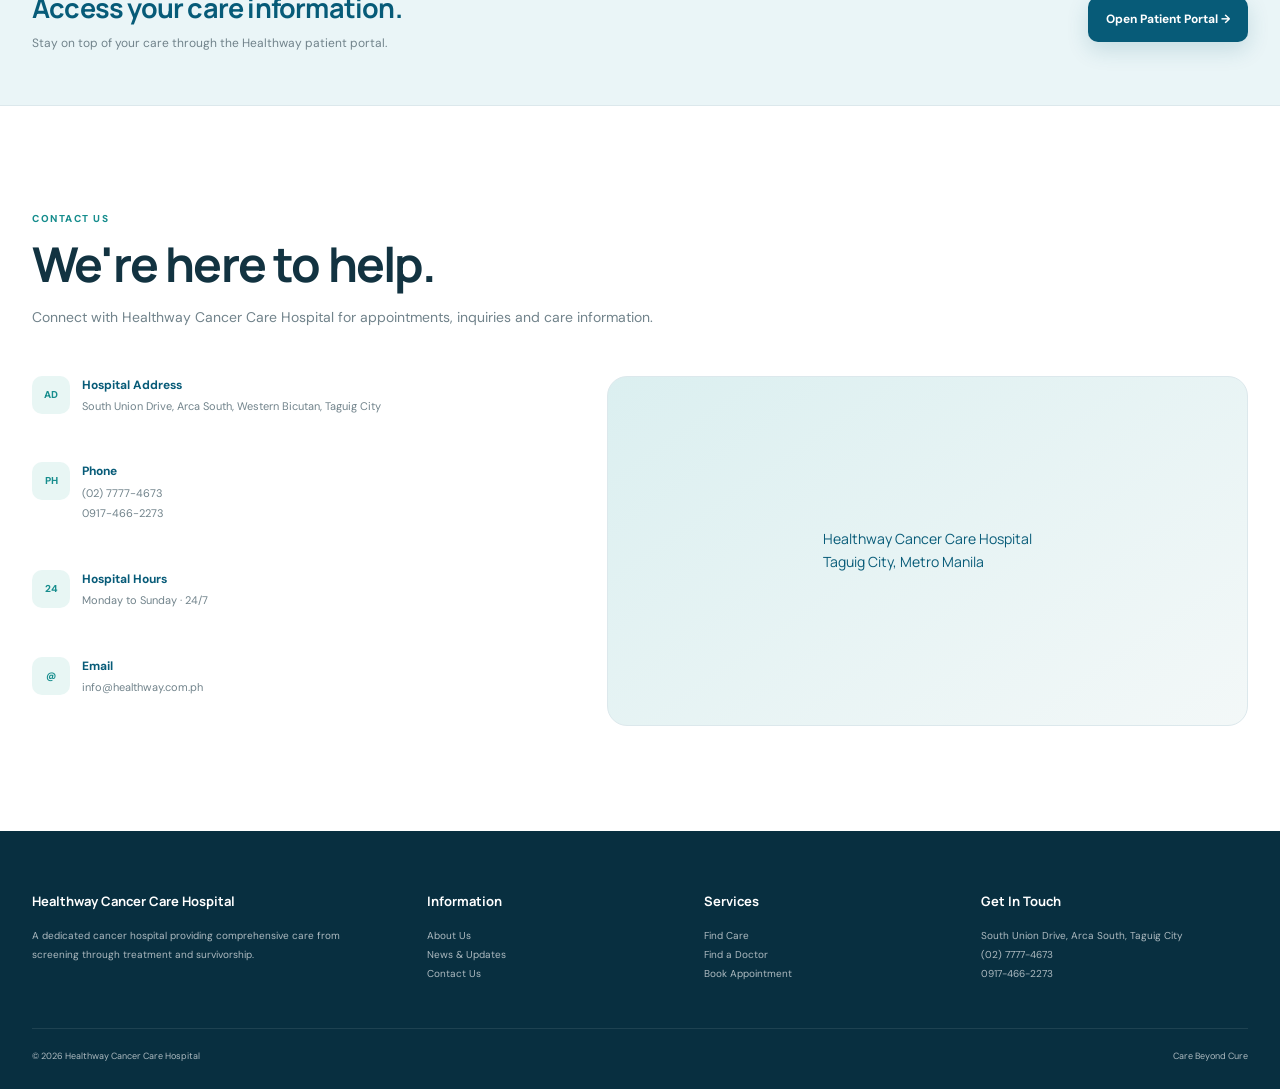
<file: pages/healthway-landingpage.html>
<!DOCTYPE html>
<html lang="en">
<head>
    <meta charset="UTF-8">
    <meta
        name="viewport"
        content="width=device-width, initial-scale=1.0"
    >

    <title>
        Healthway Cancer Care Hospital | Comprehensive Cancer Care
    </title>

    <meta
        name="description"
        content="Healthway Cancer Care Hospital — comprehensive, patient-centered cancer care in Taguig City."
    >

    <link href="https://unpkg.com/boxicons@2.1.4/css/boxicons.min.css" rel="stylesheet">

    <link rel="preconnect" href="https://fonts.googleapis.com">
    <link rel="preconnect" href="https://fonts.gstatic.com" crossorigin>

    <link
        href="https://fonts.googleapis.com/css2?family=DM+Sans:wght@400;500;600;700&family=Manrope:wght@500;600;700;800&display=swap"
        rel="stylesheet"
    >

    <style>

        /* =========================================================
           ROOT
        ========================================================= */

        :root {
            --hw-primary: #075b78;
            --hw-primary-dark: #06455c;
            --hw-primary-soft: #eaf5f7;

            --hw-teal: #168d8d;
            --hw-teal-soft: #e8f6f4;

            --hw-green: #3b927b;

            --hw-dark: #123341;
            --hw-text: #284955;
            --hw-muted: #71838b;

            --hw-white: #ffffff;
            --hw-offwhite: #f7fafb;
            --hw-border: #dce8ec;

            --hw-radius: 20px;

            --hw-shadow:
                0 20px 60px rgba(7, 55, 73, .10);

            --hw-container: 1280px;
        }


        /* =========================================================
           RESET
        ========================================================= */

        * {
            margin: 0;
            padding: 0;
            box-sizing: border-box;
        }

        html {
            scroll-behavior: smooth;
        }

        body {
            margin: 0;
            background: var(--hw-white);
            color: var(--hw-text);
            font-family: "DM Sans", sans-serif;
            line-height: 1.6;
            overflow-x: hidden;
        }

        img {
            max-width: 100%;
            display: block;
        }

        a {
            text-decoration: none;
            color: inherit;
        }

        button,
        input,
        select {
            font: inherit;
        }

        button {
            cursor: pointer;
            border: 0;
        }

        .hw-container {
            width: min(
                var(--hw-container),
                calc(100% - 64px)
            );

            margin-inline: auto;
        }


        /* =========================================================
           TOP CONTACT BAR
        ========================================================= */

        .hw-topbar {
            background: var(--hw-primary-dark);
            color: rgba(255,255,255,.86);
        }

        .hw-topbar-inner {
            min-height: 38px;

            display: flex;
            align-items: center;
            justify-content: space-between;

            gap: 20px;

            font-size: 12px;
        }

        .hw-topbar-left,
        .hw-topbar-right {
            display: flex;
            align-items: center;
            gap: 20px;
        }

        .hw-topbar a:hover {
            color: #fff;
        }


        /* =========================================================
           MAIN HEADER
        ========================================================= */

        .hw-header {
            position: sticky;
            top: 0;

            z-index: 1000;

            background:
                rgba(255,255,255,.96);

            backdrop-filter: blur(15px);

            border-bottom:
                1px solid var(--hw-border);
        }

        .hw-header-inner {
            min-height: 82px;

            display: flex;
            align-items: center;

            justify-content: space-between;

            gap: 35px;
        }


        /* =========================================================
           LOGO
        ========================================================= */

        .hw-logo {
            display: flex;
            align-items: center;

            gap: 12px;

            flex-shrink: 0;
        }

        .hw-logo-mark {
            width: 47px;
            height: 47px;

            border-radius: 13px;

            display: grid;
            place-items: center;

            background: var(--hw-primary);

            color: #fff;

            font-family: "Manrope", sans-serif;

            font-size: 14px;
            font-weight: 800;

            letter-spacing: -.5px;
        }

        .hw-logo-text {
            display: flex;
            flex-direction: column;

            line-height: 1.1;
        }

        .hw-logo-text strong {
            color: var(--hw-primary-dark);

            font-family: "Manrope", sans-serif;

            font-size: 15px;

            letter-spacing: -.4px;
        }

        .hw-logo-text span {
            margin-top: 4px;

            color: var(--hw-muted);

            font-size: 9px;

            letter-spacing: 1px;

            text-transform: uppercase;
        }


        /* =========================================================
           NAVIGATION
        ========================================================= */

        .hw-nav {
            display: flex;
            align-items: center;

            gap: 25px;

            font-size: 13px;
            font-weight: 600;

            color: #47616d;
        }

        .hw-nav > a,
        .hw-nav-dropdown > button {
            position: relative;

            padding: 30px 0;

            background: transparent;

            color: inherit;

            white-space: nowrap;
        }

        .hw-nav > a::after,
        .hw-nav-dropdown > button::after {
            content: "";

            position: absolute;

            left: 0;
            right: 100%;
            bottom: 22px;

            height: 2px;

            background: var(--hw-teal);

            transition: .25s ease;
        }

        .hw-nav > a:hover,
        .hw-nav-dropdown > button:hover {
            color: var(--hw-primary);
        }

        .hw-nav > a:hover::after,
        .hw-nav-dropdown > button:hover::after {
            right: 0;
        }


        /* =========================================================
           DROPDOWN
        ========================================================= */

        .hw-nav-dropdown {
            position: relative;
        }

        .hw-nav-dropdown > button {
            display: flex;
            align-items: center;
            gap: 5px;
        }

        .hw-dropdown {
            position: absolute;

            top: 72px;
            left: -20px;

            min-width: 220px;

            padding: 10px;

            background: #fff;

            border: 1px solid var(--hw-border);

            border-radius: 14px;

            box-shadow: var(--hw-shadow);

            opacity: 0;
            visibility: hidden;

            transform:
                translateY(8px);

            transition: .2s ease;
        }

        .hw-nav-dropdown:hover .hw-dropdown {
            opacity: 1;
            visibility: visible;
            transform: translateY(0);
        }

        .hw-dropdown a {
            display: block;

            padding: 11px 12px;

            border-radius: 8px;

            color: var(--hw-text);

            font-size: 12px;
        }

        .hw-dropdown a:hover {
            background: var(--hw-primary-soft);
            color: var(--hw-primary);
        }


        /* =========================================================
           HEADER BUTTONS
        ========================================================= */

        .hw-header-actions {
            display: flex;
            align-items: center;
            gap: 9px;
        }

        .hw-btn {
            min-height: 45px;

            padding: 0 18px;

            border-radius: 10px;

            display: inline-flex;
            align-items: center;
            justify-content: center;

            gap: 8px;

            font-size: 12px;
            font-weight: 700;

            transition: .22s ease;
        }

        .hw-btn-primary {
            background: var(--hw-primary);
            color: #fff;

            box-shadow:
                0 8px 22px rgba(7,91,120,.16);
        }

        .hw-btn-primary:hover {
            background: var(--hw-primary-dark);
            transform: translateY(-2px);
        }

        .hw-btn-outline {
            border: 1px solid var(--hw-border);
            background: #fff;
            color: var(--hw-primary);
        }

        .hw-btn-outline:hover {
            border-color: var(--hw-primary);
            transform: translateY(-2px);
        }


        /* =========================================================
           MOBILE MENU BUTTON
        ========================================================= */

        .hw-menu {
            width: 44px;
            height: 44px;

            display: none;

            place-items: center;

            border-radius: 11px;

            background: #fff;

            border: 1px solid var(--hw-border);

            color: var(--hw-primary);

            font-size: 20px;
        }


        /* =========================================================
           HERO
        ========================================================= */

        .hw-hero {
            position: relative;

            min-height: 670px;

            display: flex;
            align-items: center;

            overflow: hidden;

            background:
                linear-gradient(
                    90deg,
                    rgba(4,45,61,.91) 0%,
                    rgba(4,45,61,.78) 43%,
                    rgba(4,45,61,.22) 78%,
                    rgba(4,45,61,.03) 100%
                ),
                linear-gradient(
                    180deg,
                    #0b526a,
                    #0d6e7c
                );
        }

        .hw-hero::after {
            content: "";

            position: absolute;

            width: 600px;
            height: 600px;

            border-radius: 50%;

            border:
                1px solid rgba(255,255,255,.08);

            right: -220px;
            bottom: -250px;
        }

        /*
         * Replace this background with an official/licensed
         * Healthway hospital image when implementing the final site.
         */
        .hw-hero-bg {
            position: absolute;

            inset: 0;

            background:
                linear-gradient(
                    135deg,
                    rgba(4,48,65,.5),
                    rgba(13,110,124,.08)
                );

            opacity: .85;
        }

        .hw-hero-inner {
            position: relative;

            z-index: 2;

            display: grid;

            grid-template-columns:
                minmax(0, .9fr)
                minmax(0, 1.1fr);

            align-items: center;

            gap: 80px;
        }

        .hw-hero-content {
            max-width: 650px;

            color: #fff;
        }

        .hw-hero-label {
            display: inline-flex;

            align-items: center;

            gap: 8px;

            padding: 7px 11px;

            border-radius: 999px;

            background:
                rgba(255,255,255,.10);

            border:
                1px solid rgba(255,255,255,.18);

            color:
                rgba(255,255,255,.85);

            font-size: 10px;

            font-weight: 800;

            letter-spacing: 1.2px;

            text-transform: uppercase;

            margin-bottom: 20px;
        }

        .hw-hero-label span {
            width: 6px;
            height: 6px;

            border-radius: 50%;

            background: #79d0c5;
        }

        .hw-hero h1 {
            font-family: "Manrope", sans-serif;

            font-size:
                clamp(43px, 5vw, 70px);

            line-height: 1.03;

            letter-spacing: -3px;
        }

        .hw-hero h1 span {
            color: #8dd8d0;
        }

        .hw-hero-description {
            max-width: 600px;

            margin-top: 22px;

            color:
                rgba(255,255,255,.76);

            font-size: 16px;

            line-height: 1.8;
        }

        .hw-hero-actions {
            display: flex;
            flex-wrap: wrap;

            gap: 10px;

            margin-top: 30px;
        }

        .hw-hero .hw-btn-primary {
            background: #fff;
            color: var(--hw-primary);
        }

        .hw-hero .hw-btn-primary:hover {
            background: #eef8f8;
        }

        .hw-hero .hw-btn-outline {
            border:
                1px solid rgba(255,255,255,.25);

            background:
                rgba(255,255,255,.07);

            color: #fff;
        }


        /* =========================================================
           HERO QUICK INFO
        ========================================================= */

        .hw-hero-info {
            margin-top: 32px;

            display: flex;
            flex-wrap: wrap;

            gap: 24px;
        }

        .hw-hero-info-item {
            display: flex;
            align-items: center;

            gap: 10px;
        }

        .hw-hero-info-icon {
            width: 35px;
            height: 35px;

            display: grid;
            place-items: center;

            border-radius: 9px;

            background:
                rgba(255,255,255,.10);

            border:
                1px solid rgba(255,255,255,.13);

            font-size: 13px;
        }

        .hw-hero-info strong {
            display: block;

            font-size: 11px;

            color: #fff;
        }

        .hw-hero-info span {
            display: block;

            margin-top: 2px;

            font-size: 10px;

            color:
                rgba(255,255,255,.60);
        }


        /* =========================================================
           HERO VISUAL
        ========================================================= */

        .hw-hero-visual {
            position: relative;

            min-height: 500px;
        }

        .hw-hero-orb {
            position: absolute;

            width: 390px;
            height: 390px;

            border-radius: 50%;

            right: 5%;
            top: 6%;

            background:
                radial-gradient(
                    circle at 35% 30%,
                    rgba(255,255,255,.20),
                    rgba(255,255,255,.03) 58%,
                    transparent 70%
                );

            border:
                1px solid rgba(255,255,255,.10);
        }

        .hw-care-card {
            position: absolute;

            background:
                rgba(255,255,255,.96);

            border-radius: 20px;

            box-shadow:
                0 30px 80px rgba(0,0,0,.22);

            border:
                1px solid rgba(255,255,255,.6);

            overflow: hidden;
        }

        .hw-care-card-main {
            width: 450px;

            right: 3%;
            top: 10%;

            transform:
                rotate(2deg);
        }

        .hw-care-card-image {
            height: 250px;

            background:
                linear-gradient(
                    135deg,
                    #d7eeee,
                    #eef7f7
                );

            position: relative;
        }

        .hw-care-card-image::before {
            content:
                "HEALTHWAY";

            position: absolute;

            left: 25px;
            top: 25px;

            padding: 8px 10px;

            border-radius: 7px;

            background:
                rgba(255,255,255,.85);

            color:
                var(--hw-primary);

            font-family: "Manrope", sans-serif;

            font-size: 9px;

            font-weight: 800;

            letter-spacing: 1px;
        }

        .hw-care-card-body {
            padding: 20px;
        }

        .hw-care-card-body small {
            color: var(--hw-teal);

            font-size: 9px;

            font-weight: 800;

            text-transform: uppercase;

            letter-spacing: 1px;
        }

        .hw-care-card-body h3 {
            margin-top: 5px;

            color: var(--hw-dark);

            font-family: "Manrope", sans-serif;

            font-size: 21px;
        }

        .hw-care-card-body p {
            margin-top: 7px;

            color: var(--hw-muted);

            font-size: 11px;
        }

        .hw-care-card-small {
            width: 230px;

            left: 3%;
            bottom: 7%;

            padding: 18px;

            transform:
                rotate(-3deg);
        }

        .hw-care-card-small strong {
            display: block;

            color: var(--hw-primary);

            font-family: "Manrope", sans-serif;

            font-size: 25px;
        }

        .hw-care-card-small span {
            display: block;

            margin-top: 2px;

            color: var(--hw-muted);

            font-size: 10px;
        }


        /* =========================================================
           QUICK ACTIONS
        ========================================================= */

        .hw-quick-actions {
            position: relative;

            z-index: 5;

            margin-top: -40px;
        }

        .hw-quick-grid {
            display: grid;

            grid-template-columns:
                repeat(4, 1fr);

            background: #fff;

            border:
                1px solid var(--hw-border);

            border-radius: 18px;

            box-shadow:
                0 18px 50px rgba(12,56,74,.10);

            overflow: hidden;
        }

        .hw-quick-item {
            padding: 23px;

            display: flex;

            align-items: center;

            gap: 13px;

            border-right:
                1px solid var(--hw-border);

            transition: .2s ease;
        }

        .hw-quick-item:last-child {
            border-right: 0;
        }

        .hw-quick-item:hover {
            background:
                var(--hw-primary-soft);
        }

        .hw-quick-icon {
            width: 42px;
            height: 42px;

            flex: 0 0 42px;

            border-radius: 11px;

            display: grid;
            place-items: center;

            background:
                var(--hw-teal-soft);

            color:
                var(--hw-teal);

            font-weight: 800;

            font-size: 12px;
        }

        .hw-quick-item strong {
            display: block;

            color: var(--hw-primary);

            font-size: 13px;
        }

        .hw-quick-item span {
            display: block;

            margin-top: 2px;

            color: var(--hw-muted);

            font-size: 10px;
        }


        /* =========================================================
           COMMON SECTION
        ========================================================= */

        .hw-section {
            padding: 105px 0;
        }

        .hw-section-soft {
            background:
                var(--hw-offwhite);
        }

        .hw-heading {
            max-width: 700px;

            margin-bottom: 45px;
        }

        .hw-heading.center {
            text-align: center;

            margin-inline: auto;
        }

        .hw-eyebrow {
            color: var(--hw-teal);

            font-size: 10px;

            font-weight: 800;

            letter-spacing: 1.5px;

            text-transform: uppercase;
        }

        .hw-heading h2 {
            margin-top: 10px;

            color: var(--hw-dark);

            font-family: "Manrope", sans-serif;

            font-size:
                clamp(31px, 4vw, 48px);

            line-height: 1.12;

            letter-spacing: -1.8px;
        }

        .hw-heading p {
            margin-top: 15px;

            color: var(--hw-muted);

            font-size: 14px;

            line-height: 1.8;
        }


        /* =========================================================
           INTRO
        ========================================================= */

        .hw-intro-grid {
            display: grid;

            grid-template-columns:
                .9fr 1.1fr;

            gap: 75px;

            align-items: center;
        }

        .hw-intro-visual {
            position: relative;

            min-height: 480px;

            border-radius: 25px;

            overflow: hidden;

            background:
                linear-gradient(
                    145deg,
                    #dceff0,
                    #eff7f7
                );
        }

        .hw-intro-shape {
            position: absolute;

            width: 340px;
            height: 340px;

            border-radius: 50%;

            right: -90px;
            top: -90px;

            border:
                1px solid rgba(7,91,120,.12);
        }

        .hw-intro-panel {
            position: absolute;

            left: 9%;
            bottom: 9%;

            width: 72%;

            padding: 25px;

            background:
                rgba(255,255,255,.93);

            border-radius: 18px;

            box-shadow:
                0 25px 60px rgba(14,67,82,.12);
        }

        .hw-intro-panel small {
            color: var(--hw-teal);

            font-size: 9px;

            font-weight: 800;

            text-transform: uppercase;

            letter-spacing: 1px;
        }

        .hw-intro-panel h3 {
            margin-top: 7px;

            color: var(--hw-primary);

            font-family: "Manrope", sans-serif;

            font-size: 22px;
        }

        .hw-intro-panel p {
            margin-top: 8px;

            color: var(--hw-muted);

            font-size: 11px;

            line-height: 1.7;
        }

        .hw-intro-content p {
            color: var(--hw-muted);

            font-size: 15px;

            line-height: 1.9;
        }

        .hw-intro-content p + p {
            margin-top: 15px;
        }

        .hw-feature-list {
            margin-top: 30px;

            display: grid;

            grid-template-columns:
                repeat(2, 1fr);

            gap: 15px;
        }

        .hw-feature {
            display: flex;

            gap: 10px;

            align-items: flex-start;
        }

        .hw-feature-icon {
            width: 27px;
            height: 27px;

            flex: 0 0 27px;

            display: grid;
            place-items: center;

            border-radius: 8px;

            background:
                var(--hw-teal-soft);

            color: var(--hw-teal);

            font-size: 11px;

            font-weight: 800;
        }

        .hw-feature strong {
            display: block;

            color: var(--hw-primary);

            font-size: 12px;
        }

        .hw-feature span {
            display: block;

            margin-top: 2px;

            color: var(--hw-muted);

            font-size: 10px;
        }


        /* =========================================================
           CENTERS OF EXCELLENCE
        ========================================================= */

        .hw-centers-grid {
            display: grid;

            grid-template-columns:
                repeat(4, 1fr);

            gap: 17px;
        }

        .hw-center-card {
            min-height: 310px;

            position: relative;

            display: flex;
            flex-direction: column;

            justify-content: flex-end;

            padding: 25px;

            overflow: hidden;

            border-radius: 18px;

            background:
                linear-gradient(
                    160deg,
                    #d9eeee,
                    #f1f8f8
                );

            border:
                1px solid var(--hw-border);

            transition:
                transform .25s ease,
                box-shadow .25s ease;
        }

        .hw-center-card:hover {
            transform:
                translateY(-6px);

            box-shadow:
                var(--hw-shadow);
        }

        .hw-center-card::before {
            content: "";

            position: absolute;

            width: 190px;
            height: 190px;

            right: -60px;
            top: -60px;

            border-radius: 50%;

            background:
                rgba(22,141,141,.09);
        }

        .hw-center-number {
            position: absolute;

            top: 22px;
            left: 22px;

            color:
                rgba(7,91,120,.35);

            font-family: "Manrope", sans-serif;

            font-size: 10px;

            font-weight: 800;

            letter-spacing: 1px;
        }

        .hw-center-card small {
            color: var(--hw-teal);

            font-size: 9px;

            font-weight: 800;

            text-transform: uppercase;

            letter-spacing: 1px;
        }

        .hw-center-card h3 {
            margin-top: 6px;

            color: var(--hw-primary);

            font-family: "Manrope", sans-serif;

            font-size: 22px;
        }

        .hw-center-card p {
            margin-top: 7px;

            color: var(--hw-muted);

            font-size: 11px;

            line-height: 1.65;
        }

        .hw-center-link {
            margin-top: 15px;

            color: var(--hw-teal);

            font-size: 10px;

            font-weight: 800;
        }


        /* =========================================================
           SERVICES
        ========================================================= */

        .hw-services-grid {
            display: grid;

            grid-template-columns:
                repeat(3, 1fr);

            gap: 16px;
        }

        .hw-service-card {
            padding: 25px;

            background: #fff;

            border:
                1px solid var(--hw-border);

            border-radius: 17px;

            transition: .25s ease;
        }

        .hw-service-card:hover {
            transform:
                translateY(-5px);

            box-shadow:
                var(--hw-shadow);

            border-color:
                #c8dce1;
        }

        .hw-service-icon {
            width: 45px;
            height: 45px;

            display: grid;
            place-items: center;

            border-radius: 12px;

            background:
                var(--hw-primary-soft);

            color:
                var(--hw-primary);

            font-size: 11px;

            font-weight: 800;

            margin-bottom: 18px;
        }

        .hw-service-card h3 {
            color: var(--hw-primary);

            font-family: "Manrope", sans-serif;

            font-size: 16px;
        }

        .hw-service-card p {
            margin-top: 7px;

            color: var(--hw-muted);

            font-size: 11px;

            line-height: 1.7;
        }

        .hw-service-card a {
            display: inline-flex;

            margin-top: 16px;

            color: var(--hw-teal);

            font-size: 10px;

            font-weight: 800;
        }


        /* =========================================================
           BOOK APPOINTMENT
        ========================================================= */

        .hw-booking {
            background:
                linear-gradient(
                    135deg,
                    var(--hw-primary-dark),
                    var(--hw-primary)
                );

            color: #fff;
        }

        .hw-booking-grid {
            display: grid;

            grid-template-columns:
                .85fr 1.15fr;

            gap: 70px;

            align-items: center;
        }

        .hw-booking-copy .hw-eyebrow {
            color: #91d7d0;
        }

        .hw-booking-copy h2 {
            margin-top: 10px;

            font-family: "Manrope", sans-serif;

            font-size:
                clamp(32px, 4vw, 48px);

            line-height: 1.1;

            letter-spacing: -1.7px;
        }

        .hw-booking-copy p {
            margin-top: 15px;

            color:
                rgba(255,255,255,.68);

            font-size: 14px;

            line-height: 1.8;
        }

        .hw-booking-points {
            margin-top: 25px;

            display: grid;

            gap: 10px;
        }

        .hw-booking-point {
            display: flex;

            gap: 9px;

            align-items: center;

            color:
                rgba(255,255,255,.78);

            font-size: 11px;
        }

        .hw-booking-point b {
            width: 20px;
            height: 20px;

            display: grid;
            place-items: center;

            border-radius: 6px;

            background:
                rgba(255,255,255,.10);

            color: #91d7d0;

            font-size: 9px;
        }

        .hw-booking-card {
            background: #fff;

            border-radius: 20px;

            padding: 27px;

            color: var(--hw-text);

            box-shadow:
                0 30px 70px rgba(0,0,0,.18);
        }

        .hw-booking-card h3 {
            color: var(--hw-primary);

            font-family: "Manrope", sans-serif;

            font-size: 20px;
        }

        .hw-booking-card p {
            margin-top: 4px;

            color: var(--hw-muted);

            font-size: 10px;
        }

        .hw-form-grid {
            display: grid;

            grid-template-columns:
                repeat(2, 1fr);

            gap: 12px;

            margin-top: 20px;
        }

        .hw-form-group label {
            display: block;

            margin-bottom: 5px;

            color: var(--hw-text);

            font-size: 9px;

            font-weight: 700;
        }

        .hw-form-group input,
        .hw-form-group select {
            width: 100%;

            min-height: 43px;

            padding: 0 12px;

            border:
                1px solid var(--hw-border);

            border-radius: 9px;

            outline: none;

            background: #fff;

            color: var(--hw-text);

            font-size: 11px;
        }

        .hw-form-group input:focus,
        .hw-form-group select:focus {
            border-color: var(--hw-teal);

            box-shadow:
                0 0 0 3px rgba(22,141,141,.08);
        }

        .hw-form-full {
            grid-column: 1 / -1;
        }

        .hw-booking-card .hw-btn {
            width: 100%;

            margin-top: 15px;
        }


        /* =========================================================
           TESTIMONIALS
        ========================================================= */

        .hw-testimonials {
            display: grid;

            grid-template-columns:
                repeat(3, 1fr);

            gap: 17px;
        }

        .hw-testimonial {
            padding: 25px;

            background: #fff;

            border:
                1px solid var(--hw-border);

            border-radius: 17px;
        }

        .hw-stars {
            color: #e1a84b;

            font-size: 12px;

            letter-spacing: 2px;
        }

        .hw-testimonial p {
            margin-top: 15px;

            color: var(--hw-muted);

            font-size: 12px;

            line-height: 1.8;
        }

        .hw-testimonial-author {
            margin-top: 20px;

            padding-top: 15px;

            border-top:
                1px solid var(--hw-border);
        }

        .hw-testimonial-author strong {
            display: block;

            color: var(--hw-primary);

            font-size: 11px;
        }

        .hw-testimonial-author span {
            display: block;

            margin-top: 2px;

            color: var(--hw-muted);

            font-size: 9px;
        }


        /* =========================================================
           NEWS
        ========================================================= */

        .hw-news-grid {
            display: grid;

            grid-template-columns:
                1.25fr .75fr .75fr;

            gap: 17px;
        }

        .hw-news-card {
            min-height: 280px;

            position: relative;

            padding: 25px;

            display: flex;
            flex-direction: column;

            justify-content: flex-end;

            overflow: hidden;

            border-radius: 18px;

            background:
                linear-gradient(
                    145deg,
                    #dceff0,
                    #f1f8f8
                );

            border:
                1px solid var(--hw-border);
        }

        .hw-news-card.featured {
            min-height: 390px;
        }

        .hw-news-card small {
            color: var(--hw-teal);

            font-size: 9px;

            font-weight: 800;

            text-transform: uppercase;

            letter-spacing: 1px;
        }

        .hw-news-card h3 {
            margin-top: 7px;

            color: var(--hw-primary);

            font-family: "Manrope", sans-serif;

            font-size: 18px;

            line-height: 1.25;
        }

        .hw-news-card p {
            margin-top: 7px;

            color: var(--hw-muted);

            font-size: 10px;
        }

        .hw-news-date {
            margin-top: 13px;

            color:
                #83939a;

            font-size: 9px;
        }


        /* =========================================================
           PATIENT PORTAL
        ========================================================= */

        .hw-patient-banner {
            background:
                var(--hw-primary-soft);

            border-top:
                1px solid var(--hw-border);

            border-bottom:
                1px solid var(--hw-border);
        }

        .hw-patient-inner {
            min-height: 170px;

            display: flex;

            align-items: center;

            justify-content: space-between;

            gap: 30px;
        }

        .hw-patient-copy h2 {
            color: var(--hw-primary);

            font-family: "Manrope", sans-serif;

            font-size: 27px;

            letter-spacing: -.8px;
        }

        .hw-patient-copy p {
            margin-top: 5px;

            color: var(--hw-muted);

            font-size: 12px;
        }


        /* =========================================================
           CONTACT
        ========================================================= */

        .hw-contact-grid {
            display: grid;

            grid-template-columns:
                .9fr 1.1fr;

            gap: 50px;
        }

        .hw-contact-details {
            display: grid;

            gap: 18px;
        }

        .hw-contact-item {
            display: flex;

            align-items: flex-start;

            gap: 12px;
        }

        .hw-contact-icon {
            width: 38px;
            height: 38px;

            flex: 0 0 38px;

            display: grid;
            place-items: center;

            border-radius: 10px;

            background:
                var(--hw-teal-soft);

            color:
                var(--hw-teal);

            font-size: 10px;

            font-weight: 800;
        }

        .hw-contact-item strong {
            display: block;

            color: var(--hw-primary);

            font-size: 12px;
        }

        .hw-contact-item span,
        .hw-contact-item a {
            display: block;

            margin-top: 3px;

            color: var(--hw-muted);

            font-size: 11px;
        }

        .hw-contact-map {
            min-height: 350px;

            border-radius: 20px;

            background:
                linear-gradient(
                    145deg,
                    #dbeff0,
                    #f3f8f8
                );

            border:
                1px solid var(--hw-border);

            display: grid;

            place-items: center;

            color: var(--hw-primary);

            font-family: "Manrope", sans-serif;

            font-size: 14px;
        }


        /* =========================================================
           FOOTER
        ========================================================= */

        .hw-footer {
            padding: 60px 0 25px;

            background:
                #082f40;

            color:
                rgba(255,255,255,.67);
        }

        .hw-footer-grid {
            display: grid;

            grid-template-columns:
                1.2fr .8fr .8fr .9fr;

            gap: 40px;
        }

        .hw-footer h3 {
            margin-bottom: 15px;

            color: #fff;

            font-family: "Manrope", sans-serif;

            font-size: 13px;
        }

        .hw-footer p,
        .hw-footer a {
            font-size: 10px;

            line-height: 1.9;
        }

        .hw-footer a:hover {
            color: #fff;
        }

        .hw-footer-bottom {
            margin-top: 45px;

            padding-top: 20px;

            border-top:
                1px solid rgba(255,255,255,.09);

            display: flex;

            justify-content: space-between;

            gap: 20px;

            font-size: 9px;
        }


        /* =========================================================
           MOBILE STICKY ACTIONS
        ========================================================= */

        .hw-mobile-actions {
            display: none;
        }


        /* =========================================================
           ANIMATION
        ========================================================= */

        .hw-reveal {
            opacity: 0;

            transform:
                translateY(22px);

            transition:
                opacity .7s ease,
                transform .7s ease;
        }

        .hw-reveal.visible {
            opacity: 1;

            transform:
                translateY(0);
        }

        /* =========================================================
           PROPOSAL NOTICE MODAL
        ========================================================= */

        .proposal-modal { position:fixed; inset:0; z-index:99999; display:flex; align-items:center; justify-content:center; padding:24px; visibility:hidden; opacity:0; pointer-events:none; transition:opacity .3s ease,visibility .3s ease; }
        .proposal-modal.is-visible { visibility:visible; opacity:1; pointer-events:auto; }
        .proposal-modal-backdrop { position:absolute; inset:0; background:rgba(10,20,18,.68); backdrop-filter:blur(7px); -webkit-backdrop-filter:blur(7px); }
        .proposal-modal-card { position:relative; z-index:2; width:min(680px,100%); max-height:calc(100vh - 48px); overflow-y:auto; overflow-x:hidden; scrollbar-width:thin; scrollbar-color:transparent transparent; background:#fff; border:1px solid rgba(23,74,63,.10); border-radius:24px; box-shadow:0 30px 80px rgba(0,0,0,.22),0 8px 30px rgba(0,0,0,.08); transform:translateY(24px) scale(.97); transition:transform .35s cubic-bezier(.2,.8,.2,1),scrollbar-color .25s ease; }
        .proposal-modal-card::-webkit-scrollbar{width:3px}.proposal-modal-card::-webkit-scrollbar-track{background:transparent}.proposal-modal-card::-webkit-scrollbar-thumb{background:transparent;border-radius:999px;transition:background .25s ease}.proposal-modal-card:hover{scrollbar-color:rgba(30,111,92,.35) transparent}.proposal-modal-card:hover::-webkit-scrollbar-thumb{background:rgba(30,111,92,.35)}.proposal-modal-card.is-scrolling{scrollbar-color:rgba(30,111,92,.65) transparent}.proposal-modal-card.is-scrolling::-webkit-scrollbar-thumb{background:rgba(30,111,92,.65)}.proposal-modal-card::-webkit-scrollbar-thumb:hover{background:rgba(30,111,92,.85)}
        .proposal-modal.is-visible .proposal-modal-card{transform:translateY(0) scale(1)}
        .proposal-modal-close{position:absolute;top:18px;right:18px;z-index:10;width:40px;height:40px;display:flex;align-items:center;justify-content:center;border:0;border-radius:50%;background:#f3f7f5;color:#183c34;cursor:pointer;transition:background .2s ease,color .2s ease,transform .2s ease,box-shadow .2s ease}.proposal-modal-close i{font-size:22px;line-height:1}.proposal-modal-close:hover{background:#183c34;color:#fff;transform:rotate(90deg);box-shadow:0 8px 20px rgba(24,60,52,.18)}
        .proposal-modal-icon{position:relative;width:72px;height:72px;margin:38px 38px 20px;display:flex;align-items:center;justify-content:center;border-radius:20px;background:linear-gradient(145deg,#eaf7f3,#dff0eb);color:#237763;font-size:32px;overflow:hidden;box-shadow:0 12px 30px rgba(35,119,99,.10)}.proposal-modal-icon>i{position:relative;z-index:2;font-size:32px}.proposal-modal-icon-ring{position:absolute;width:92px;height:92px;right:-34px;top:-34px;border:1px solid rgba(35,119,99,.14);border-radius:50%}
        .proposal-modal-content{padding:0 38px 34px}.proposal-modal-label{display:inline-flex;align-items:center;gap:8px;margin-bottom:10px;color:#237763;font-size:10px;font-weight:800;letter-spacing:.14em;text-transform:uppercase}.proposal-label-icon{width:23px;height:23px;display:inline-flex;align-items:center;justify-content:center;border-radius:7px;background:#eaf5f1;color:#237763}.proposal-label-icon i{font-size:13px}.proposal-modal-content h2{margin:0 45px 13px 0;color:#173b33;font-family:"Manrope",sans-serif;font-size:clamp(25px,4vw,34px);line-height:1.15;letter-spacing:-.025em}.proposal-modal-description{margin:0;max-width:590px;color:#64736f;font-size:15px;line-height:1.75}
        .proposal-modal-note{display:flex;gap:15px;margin-top:25px;padding:18px;border:1px solid #dcebe6;border-radius:16px;background:#f5faf8;transition:border-color .2s ease,transform .2s ease,box-shadow .2s ease}.proposal-modal-note:hover{border-color:#c9e1d9;transform:translateY(-1px);box-shadow:0 8px 22px rgba(35,119,99,.06)}.proposal-note-icon{flex:0 0 42px;width:42px;height:42px;display:flex;align-items:center;justify-content:center;border-radius:12px;background:#fff;color:#237763;box-shadow:0 4px 12px rgba(20,80,65,.08)}.proposal-note-icon i{font-size:20px}.proposal-note-content{min-width:0}.proposal-modal-note strong{display:block;margin-bottom:5px;color:#193e35;font-size:14px;font-weight:750}.proposal-modal-note p{margin:0;color:#65736f;font-size:13px;line-height:1.65}
        .proposal-modal-features{display:grid;grid-template-columns:repeat(2,minmax(0,1fr));gap:10px;margin-top:18px}.proposal-feature{min-height:66px;display:flex;align-items:center;gap:11px;padding:11px 13px;border:1px solid #e8eeec;border-radius:13px;background:#fff;transition:border-color .2s ease,background .2s ease,transform .2s ease,box-shadow .2s ease}.proposal-feature:hover{border-color:#d2e6df;background:#fbfdfc;transform:translateY(-2px);box-shadow:0 8px 20px rgba(35,119,99,.06)}.proposal-feature-icon{width:38px;height:38px;flex:0 0 38px;display:flex;align-items:center;justify-content:center;border-radius:10px;background:#eaf5f1;color:#237763;transition:background .2s ease,color .2s ease,transform .2s ease}.proposal-feature:hover .proposal-feature-icon{background:#237763;color:#fff;transform:scale(1.05)}.proposal-feature-icon i{font-size:19px;line-height:1}.proposal-feature-content{min-width:0;display:flex;flex-direction:column;gap:2px}.proposal-feature-content strong{color:#294c43;font-size:12px;font-weight:750;line-height:1.3}.proposal-feature-content span{color:#87948f;font-size:10px;line-height:1.4}
        .proposal-modal-footer{display:flex;align-items:center;justify-content:space-between;gap:20px;margin-top:25px;padding-top:20px;border-top:1px solid #edf1ef}.proposal-modal-status{display:flex;align-items:center;gap:7px;color:#7a8884;font-size:11px;font-weight:600}.proposal-modal-status i{width:22px;height:22px;display:flex;align-items:center;justify-content:center;border-radius:7px;background:#eaf5f1;color:#237763;font-size:14px}.proposal-modal-button{display:inline-flex;align-items:center;justify-content:center;gap:8px;min-height:44px;padding:0 18px;border:0;border-radius:10px;background:#1e6f5c;color:#fff;font-family:inherit;font-size:13px;font-weight:700;cursor:pointer;transition:background .2s ease,transform .2s ease,box-shadow .2s ease}.proposal-modal-button>i:first-child{font-size:17px}.proposal-button-arrow{font-size:18px;transition:transform .2s ease}.proposal-modal-button:hover{background:#155645;transform:translateY(-2px);box-shadow:0 8px 20px rgba(30,111,92,.20)}.proposal-modal-button:hover .proposal-button-arrow{transform:translateX(4px)}body.proposal-modal-open{overflow:hidden}
        @media(max-width:640px){.proposal-modal{padding:14px;align-items:flex-end}.proposal-modal-card{width:100%;max-height:calc(100vh - 28px);border-radius:22px}.proposal-modal-close{top:13px;right:13px;width:36px;height:36px}.proposal-modal-close i{font-size:20px}.proposal-modal-icon{width:56px;height:56px;margin:25px 22px 17px;border-radius:16px;font-size:25px}.proposal-modal-icon>i{font-size:26px}.proposal-modal-content{padding:0 22px 23px}.proposal-modal-label{font-size:9px}.proposal-label-icon{width:21px;height:21px}.proposal-modal-content h2{margin-right:30px;font-size:25px}.proposal-modal-description{font-size:13px;line-height:1.65}.proposal-modal-note{padding:14px;gap:11px}.proposal-note-icon{flex-basis:34px;width:34px;height:34px;border-radius:9px}.proposal-note-icon i{font-size:17px}.proposal-modal-note strong{font-size:13px}.proposal-modal-note p{font-size:12px}.proposal-modal-features{grid-template-columns:1fr}.proposal-feature{min-height:61px}.proposal-feature-icon{width:36px;height:36px;flex-basis:36px}.proposal-feature-icon i{font-size:18px}.proposal-modal-footer{align-items:stretch;flex-direction:column;gap:14px}.proposal-modal-button{width:100%}}

        /* =========================================================
           RESPONSIVE 1100
        ========================================================= */

        @media (max-width: 1100px) {

            .hw-nav {
                gap: 14px;
            }

            .hw-nav > a,
            .hw-nav-dropdown > button {
                font-size: 11px;
            }

            .hw-header-actions .hw-btn-outline {
                display: none;
            }

            .hw-hero-inner {
                gap: 35px;
            }

            .hw-hero-visual {
                transform:
                    scale(.9);
            }

            .hw-centers-grid {
                grid-template-columns:
                    repeat(2, 1fr);
            }

            .hw-services-grid {
                grid-template-columns:
                    repeat(2, 1fr);
            }

            .hw-news-grid {
                grid-template-columns:
                    1fr 1fr;
            }

            .hw-news-card.featured {
                grid-column:
                    1 / -1;
            }

        }


        /* =========================================================
           RESPONSIVE 850
        ========================================================= */

        @media (max-width: 850px) {

            .hw-container {
                width:
                    calc(100% - 32px);
            }

            .hw-topbar {
                display: none;
            }

            .hw-header-inner {
                min-height: 70px;
            }

            .hw-nav,
            .hw-header-actions .hw-btn-primary {
                display: none;
            }

            .hw-menu {
                display: grid;
            }

            .hw-header.menu-open .hw-nav {
                position: absolute;

                top: 70px;

                left: 0;
                right: 0;

                display: flex;

                flex-direction: column;

                align-items: stretch;

                gap: 0;

                padding: 10px 16px 18px;

                background: #fff;

                border-bottom:
                    1px solid var(--hw-border);

                box-shadow:
                    0 20px 40px rgba(8,44,60,.10);
            }

            .hw-header.menu-open .hw-nav > a,
            .hw-header.menu-open .hw-nav-dropdown > button {
                width: 100%;

                padding: 13px 10px;

                text-align: left;

                border-radius: 8px;
            }

            .hw-header.menu-open .hw-nav > a:hover,
            .hw-header.menu-open .hw-nav-dropdown > button:hover {
                background:
                    var(--hw-primary-soft);
            }

            .hw-header.menu-open .hw-dropdown {
                position: static;

                display: none;

                box-shadow: none;

                border: 0;

                padding-left: 12px;

                opacity: 1;

                visibility: visible;

                transform: none;
            }

            .hw-header.menu-open
            .hw-nav-dropdown.open
            .hw-dropdown {
                display: block;
            }

            .hw-header.menu-open
            .hw-nav > a::after,
            .hw-header.menu-open
            .hw-nav-dropdown > button::after {
                display: none;
            }

            .hw-hero {
                min-height: auto;

                padding:
                    80px 0 90px;
            }

            .hw-hero-inner {
                grid-template-columns:
                    1fr;
            }

            .hw-hero-content {
                max-width: 700px;
            }

            .hw-hero-visual {
                min-height: 400px;

                transform: none;
            }

            .hw-hero-orb {
                width: 330px;
                height: 330px;

                right: 8%;
            }

            .hw-care-card-main {
                width: min(430px, 82vw);

                right: 7%;
            }

            .hw-care-card-small {
                left: 4%;
            }

            .hw-quick-grid {
                grid-template-columns:
                    repeat(2, 1fr);
            }

            .hw-quick-item:nth-child(2) {
                border-right: 0;
            }

            .hw-quick-item:nth-child(-n+2) {
                border-bottom:
                    1px solid var(--hw-border);
            }

            .hw-intro-grid,
            .hw-booking-grid,
            .hw-contact-grid {
                grid-template-columns:
                    1fr;
            }

            .hw-intro-visual {
                min-height: 400px;
            }

            .hw-patient-inner {
                flex-direction: column;

                align-items: flex-start;

                justify-content: center;

                padding: 35px 0;
            }

            .hw-footer-grid {
                grid-template-columns:
                    repeat(2, 1fr);
            }

            .hw-mobile-actions {
                position: fixed;

                display: flex;

                z-index: 1001;

                left: 10px;
                right: 10px;
                bottom: 10px;

                padding: 5px;

                border-radius: 14px;

                background:
                    rgba(8,47,64,.94);

                backdrop-filter:
                    blur(15px);

                box-shadow:
                    0 15px 40px rgba(0,0,0,.20);
            }

            .hw-mobile-actions a {
                flex: 1;

                min-height: 43px;

                display: grid;

                place-items: center;

                color: #fff;

                font-size: 11px;

                font-weight: 800;

                border-radius: 9px;
            }

            .hw-mobile-actions a:last-child {
                background:
                    var(--hw-teal);
            }

        }


        /* =========================================================
           RESPONSIVE 600
        ========================================================= */

        @media (max-width: 600px) {

            .hw-section {
                padding: 75px 0;
            }

            .hw-logo-text span {
                display: none;
            }

            .hw-logo-text strong {
                font-size: 13px;
            }

            .hw-logo-mark {
                width: 41px;
                height: 41px;
            }

            .hw-hero {
                padding:
                    60px 0 70px;
            }

            .hw-hero h1 {
                font-size: 43px;

                letter-spacing:
                    -2px;
            }

            .hw-hero-description {
                font-size: 14px;
            }

            .hw-hero-actions {
                display: grid;

                grid-template-columns:
                    1fr;
            }

            .hw-hero-actions .hw-btn {
                width: 100%;
            }

            .hw-hero-info {
                display: grid;

                grid-template-columns:
                    1fr 1fr;

                gap: 15px;
            }

            .hw-hero-visual {
                min-height: 330px;
            }

            .hw-hero-orb {
                width: 250px;
                height: 250px;

                right: 0;
            }

            .hw-care-card-main {
                width: 82%;

                right: 0;

                top: 7%;
            }

            .hw-care-card-image {
                height: 170px;
            }

            .hw-care-card-small {
                width: 175px;

                left: 0;

                bottom: 4%;
            }

            .hw-quick-grid {
                display: flex;

                overflow-x: auto;

                scroll-snap-type:
                    x mandatory;

                margin-right: -16px;

                padding-right: 16px;

                box-shadow: none;

                border: 0;

                background: transparent;
            }

            .hw-quick-item {
                min-width: 78%;

                scroll-snap-align: start;

                border:
                    1px solid var(--hw-border) !important;

                border-radius: 14px;

                background: #fff;

                box-shadow:
                    0 10px 25px rgba(8,50,65,.06);
            }

            .hw-heading h2 {
                font-size: 32px;
            }

            .hw-feature-list {
                grid-template-columns:
                    1fr;
            }

            .hw-centers-grid {
                display: flex;

                overflow-x: auto;

                scroll-snap-type:
                    x mandatory;

                gap: 12px;

                margin-right: -16px;

                padding-right: 16px;

                padding-bottom: 8px;
            }

            .hw-center-card {
                min-width: 78%;

                scroll-snap-align: start;
            }

            .hw-services-grid {
                display: flex;

                overflow-x: auto;

                scroll-snap-type:
                    x mandatory;

                margin-right: -16px;

                padding-right: 16px;

                padding-bottom: 8px;
            }

            .hw-service-card {
                min-width: 78%;

                scroll-snap-align: start;
            }

            .hw-form-grid {
                grid-template-columns:
                    1fr;
            }

            .hw-form-full {
                grid-column:
                    auto;
            }

            .hw-testimonials {
                display: flex;

                overflow-x: auto;

                scroll-snap-type:
                    x mandatory;

                margin-right: -16px;

                padding-right: 16px;

                padding-bottom: 8px;
            }

            .hw-testimonial {
                min-width: 82%;

                scroll-snap-align: start;
            }

            .hw-news-grid {
                display: flex;

                overflow-x: auto;

                scroll-snap-type:
                    x mandatory;

                margin-right: -16px;

                padding-right: 16px;
            }

            .hw-news-card,
            .hw-news-card.featured {
                min-width: 82%;

                min-height: 310px;

                scroll-snap-align: start;
            }

            .hw-contact-map {
                min-height: 250px;
            }

            .hw-footer-grid {
                grid-template-columns:
                    1fr;
            }

            .hw-footer-bottom {
                flex-direction: column;

                padding-bottom: 60px;
            }

        }


        /* =========================================================
           REDUCED MOTION
        ========================================================= */

        @media (prefers-reduced-motion: reduce) {

            html {
                scroll-behavior: auto;
            }

            *,
            *::before,
            *::after {
                animation-duration: .01ms !important;

                animation-iteration-count:
                    1 !important;

                transition-duration:
                    .01ms !important;
            }

        }

    </style>
</head>


<body>


    <!-- =========================================================
         TOP BAR
    ========================================================== -->

    <div class="hw-topbar">

        <div class="hw-container hw-topbar-inner">

            <div class="hw-topbar-left">

                <a href="tel:+63277774673">
                    (02) 7777-4673
                </a>

                <a href="tel:+639174662273">
                    0917-466-2273
                </a>

            </div>

            <div class="hw-topbar-right">

                <a href="#contact">
                    Contact Us
                </a>

                <a href="#patient-portal">
                    Patient Portal
                </a>

            </div>

        </div>

    </div>


    <!-- =========================================================
         HEADER
    ========================================================== -->

    <header class="hw-header" id="hwHeader">

        <div class="hw-container hw-header-inner">


            <a href="#" class="hw-logo">

                <div class="hw-logo-mark">
                    HW
                </div>

                <div class="hw-logo-text">

                    <strong>
                        Healthway Cancer Care
                    </strong>

                    <span>
                        Hospital
                    </span>

                </div>

            </a>


            <nav class="hw-nav" id="hwNav">

                <a href="#about">
                    About
                </a>


                <div class="hw-nav-dropdown">

                    <button type="button">
                        Centers of Excellence
                        
                    </button>

                    <div class="hw-dropdown">

                        <a href="#colorectal">
                            Colorectal
                        </a>

                        <a href="#centers">
                            Head & Neck
                        </a>

                        <a href="#centers">
                            Lung
                        </a>

                        <a href="#centers">
                            Breast
                        </a>

                    </div>

                </div>


                <a href="#services">
                    Services
                </a>

                <a href="#doctors">
                    Find a Doctor
                </a>

                <a href="#news">
                    News & Promos
                </a>

                <a href="#contact">
                    Contact
                </a>

            </nav>


            <div class="hw-header-actions">

                <a
                    href="healthway-patient-dashboard.html"
                    class="hw-btn hw-btn-outline"
                >
                    Patient Portal
                </a>

                <a
                    href="#book"
                    class="hw-btn hw-btn-primary"
                >
                    Book Appointment
                </a>

                <button
                    class="hw-menu"
                    id="hwMenu"
                    type="button"
                    aria-label="Open menu"
                    aria-expanded="false"
                >
                    ☰
                </button>

            </div>

        </div>

    </header>


    <!-- =========================================================
         HERO
    ========================================================== -->

    <main>

        <section class="hw-hero">

            <div class="hw-hero-bg"></div>

            <div class="hw-container hw-hero-inner">


                <div class="hw-hero-content hw-reveal">

                    <div class="hw-hero-label">

                        <span></span>

                        Healthway Cancer Care Hospital

                    </div>


                    <h1>

                        Comprehensive care,
                        <span>beyond cancer.</span>

                    </h1>


                    <p class="hw-hero-description">

                        A dedicated cancer hospital providing
                        integrated care from screening and diagnosis
                        through treatment, recovery and survivorship —
                        with the patient at the center of every step.

                    </p>


                    <div class="hw-hero-actions">

                        <a
                            href="#book"
                            class="hw-btn hw-btn-primary"
                        >
                            Book an Appointment →
                        </a>

                        <a
                            href="#centers"
                            class="hw-btn hw-btn-outline"
                        >
                            Explore Cancer Care
                        </a>

                    </div>


                    <div class="hw-hero-info">


                        <div class="hw-hero-info-item">

                            <div class="hw-hero-info-icon">
                                24
                            </div>

                            <div>

                                <strong>
                                    Open 24/7
                                </strong>

                                <span>
                                    Monday to Sunday
                                </span>

                            </div>

                        </div>


                        <div class="hw-hero-info-item">

                            <div class="hw-hero-info-icon">
                                PH
                            </div>

                            <div>

                                <strong>
                                    Taguig City
                                </strong>

                                <span>
                                    Metro Manila
                                </span>

                            </div>

                        </div>


                    </div>

                </div>


                <div class="hw-hero-visual hw-reveal">

                    <div class="hw-hero-orb"></div>


                    <div class="hw-care-card hw-care-card-main">

                        <div class="hw-care-card-image"></div>

                        <div class="hw-care-card-body">

                            <small>
                                Specialized Cancer Care
                            </small>

                            <h3>
                                Whole-person care,
                                every step of the journey.
                            </h3>

                            <p>
                                Integrated services designed around
                                the needs of every patient.
                            </p>

                        </div>

                    </div>


                    <div class="hw-care-card hw-care-card-small">

                        <strong>
                            4
                        </strong>

                        <span>
                            Centers of Excellence
                        </span>

                    </div>

                </div>

            </div>

        </section>


        <!-- =====================================================
             QUICK ACTIONS
        ====================================================== -->

        <section class="hw-quick-actions">

            <div class="hw-container">

                <div class="hw-quick-grid">


                    <a
                        href="#book"
                        class="hw-quick-item"
                    >

                        <div class="hw-quick-icon">
                            AP
                        </div>

                        <div>

                            <strong>
                                Book an Appointment
                            </strong>

                            <span>
                                Schedule your visit
                            </span>

                        </div>

                    </a>


                    <a
                        href="#doctors"
                        class="hw-quick-item"
                    >

                        <div class="hw-quick-icon">
                            DR
                        </div>

                        <div>

                            <strong>
                                Find a Doctor
                            </strong>

                            <span>
                                Meet our specialists
                            </span>

                        </div>

                    </a>


                    <a
                        href="#services"
                        class="hw-quick-item"
                    >

                        <div class="hw-quick-icon">
                            SV
                        </div>

                        <div>

                            <strong>
                                Explore Services
                            </strong>

                            <span>
                                Discover our care
                            </span>

                        </div>

                    </a>


                    <a
                        href="#patient-portal"
                        class="hw-quick-item"
                    >

                        <div class="hw-quick-icon">
                            PT
                        </div>

                        <div>

                            <strong>
                                Patient Portal
                            </strong>

                            <span>
                                Access your records
                            </span>

                        </div>

                    </a>


                </div>

            </div>

        </section>


        <!-- =====================================================
             ABOUT
        ====================================================== -->

        <section
            class="hw-section"
            id="about"
        >

            <div class="hw-container hw-intro-grid">


                <div class="hw-intro-visual hw-reveal">

                    <div class="hw-intro-shape"></div>

                    <div class="hw-intro-panel">

                        <small>
                            Healthway Cancer Care Hospital
                        </small>

                        <h3>
                            Care Beyond Cure
                        </h3>

                        <p>
                            A patient-centered approach focused
                            on medical expertise, comfort,
                            coordination and the whole person's
                            well-being.
                        </p>

                    </div>

                </div>


                <div class="hw-intro-content hw-reveal">

                    <div class="hw-heading">

                        <div class="hw-eyebrow">
                            About Healthway Cancer Care Hospital
                        </div>

                        <h2>
                            A dedicated destination
                            for cancer care.
                        </h2>

                    </div>


                    <p>
                        Healthway Cancer Care Hospital is located
                        in Taguig City, Metro Manila and is described
                        by Healthway as the Philippines' first
                        comprehensive and dedicated cancer hospital.
                    </p>

                    <p>
                        The hospital provides a spectrum of
                        cancer services ranging from screening
                        and diagnosis to treatment and
                        post-cancer care, with an emphasis on
                        an integrated patient experience.
                    </p>


                    <div class="hw-feature-list">


                        <div class="hw-feature">

                            <div class="hw-feature-icon">
                                ✓
                            </div>

                            <div>

                                <strong>
                                    Integrated Care
                                </strong>

                                <span>
                                    Coordinated services across
                                    the patient journey.
                                </span>

                            </div>

                        </div>


                        <div class="hw-feature">

                            <div class="hw-feature-icon">
                                ✓
                            </div>

                            <div>

                                <strong>
                                    Advanced Technology
                                </strong>

                                <span>
                                    Sophisticated imaging and
                                    treatment capabilities.
                                </span>

                            </div>

                        </div>


                        <div class="hw-feature">

                            <div class="hw-feature-icon">
                                ✓
                            </div>

                            <div>

                                <strong>
                                    Specialist Teams
                                </strong>

                                <span>
                                    Multidisciplinary expertise
                                    across cancer care.
                                </span>

                            </div>

                        </div>


                        <div class="hw-feature">

                            <div class="hw-feature-icon">
                                ✓
                            </div>

                            <div>

                                <strong>
                                    Patient-Centered
                                </strong>

                                <span>
                                    Care designed around the
                                    whole person.
                                </span>

                            </div>

                        </div>


                    </div>

                </div>

            </div>

        </section>


        <!-- =====================================================
             CENTERS OF EXCELLENCE
        ====================================================== -->

        <section
            class="hw-section hw-section-soft"
            id="centers"
        >

            <div class="hw-container">


                <div class="hw-heading center hw-reveal">

                    <div class="hw-eyebrow">
                        Centers of Excellence
                    </div>

                    <h2>
                        Specialized expertise,
                        coordinated care.
                    </h2>

                    <p>
                        Dedicated multidisciplinary teams bring
                        together specialists and treatment options
                        for different cancer care needs.
                    </p>

                </div>


                <div class="hw-centers-grid">


                    <article
                        class="hw-center-card hw-reveal"
                    >

                        <div class="hw-center-number">
                            01
                        </div>

                        <small>
                            Center of Excellence
                        </small>

                        <h3>
                            Head & Neck
                        </h3>

                        <p>
                            Personalized treatment planning
                            combining diagnostics, surgery,
                            medical treatment, radiation and
                            supportive care.
                        </p>

                        <a
                            href="#"
                            class="hw-center-link"
                        >
                            Read More →
                        </a>

                    </article>


                    <article
                        class="hw-center-card hw-reveal"
                    >

                        <div class="hw-center-number">
                            02
                        </div>

                        <small>
                            Center of Excellence
                        </small>

                        <h3>
                            Lung
                        </h3>

                        <p>
                            Specialist-led lung cancer care
                            supported by screening, diagnostics,
                            treatment and supportive programs.
                        </p>

                        <a
                            href="#"
                            class="hw-center-link"
                        >
                            Read More →
                        </a>

                    </article>


                    <article
                        class="hw-center-card hw-reveal"
                        id="colorectal"
                    >

                        <div class="hw-center-number">
                            03
                        </div>

                        <small>
                            Center of Excellence
                        </small>

                        <h3>
                            Colorectal
                        </h3>

                        <p>
                            Screening and diagnostic services
                            including FIT and colonoscopy,
                            together with multidisciplinary
                            colorectal cancer treatment.
                        </p>

                        <a
                            href="#"
                            class="hw-center-link"
                        >
                            Read More →
                        </a>

                    </article>


                    <article
                        class="hw-center-card hw-reveal"
                    >

                        <div class="hw-center-number">
                            04
                        </div>

                        <small>
                            Center of Excellence
                        </small>

                        <h3>
                            Breast
                        </h3>

                        <p>
                            Breast health services covering
                            screening, early detection,
                            diagnostics, treatment and supportive
                            care.
                        </p>

                        <a
                            href="#"
                            class="hw-center-link"
                        >
                            Read More →
                        </a>

                    </article>


                </div>

            </div>

        </section>


        <!-- =====================================================
             SERVICES
        ====================================================== -->

        <section
            class="hw-section"
            id="services"
        >

            <div class="hw-container">


                <div class="hw-heading center hw-reveal">

                    <div class="hw-eyebrow">
                        Our Services
                    </div>

                    <h2>
                        Comprehensive healthcare
                        under one roof.
                    </h2>

                    <p>
                        Explore specialized units and services
                        supporting diagnosis, treatment,
                        prevention and quality of life.
                    </p>

                </div>


                <div class="hw-services-grid">


                    <article class="hw-service-card hw-reveal">

                        <div class="hw-service-icon">
                            CV
                        </div>

                        <h3>
                            Cardiovascular Unit
                        </h3>

                        <p>
                            Heart care and cardiac diagnostic
                            services.
                        </p>

                        <a href="#">
                            Learn More →
                        </a>

                    </article>


                    <article class="hw-service-card hw-reveal">

                        <div class="hw-service-icon">
                            CH
                        </div>

                        <h3>
                            Chemotherapy
                        </h3>

                        <p>
                            Cancer treatment designed around
                            individual patient needs.
                        </p>

                        <a href="#">
                            Learn More →
                        </a>

                    </article>


                    <article class="hw-service-card hw-reveal">

                        <div class="hw-service-icon">
                            DH
                        </div>

                        <h3>
                            Digestive Health Clinic
                        </h3>

                        <p>
                            Specialized digestive and colorectal
                            care.
                        </p>

                        <a href="#">
                            Learn More →
                        </a>

                    </article>


                    <article class="hw-service-card hw-reveal">

                        <div class="hw-service-icon">
                            LB
                        </div>

                        <h3>
                            Laboratory Department
                        </h3>

                        <p>
                            Diagnostic testing and laboratory
                            services.
                        </p>

                        <a href="#">
                            Learn More →
                        </a>

                    </article>


                    <article class="hw-service-card hw-reveal">

                        <div class="hw-service-icon">
                            MS
                        </div>

                        <h3>
                            Multi-Specialty Clinics
                        </h3>

                        <p>
                            Access to a range of specialist
                            healthcare professionals.
                        </p>

                        <a href="#">
                            Learn More →
                        </a>

                    </article>


                    <article class="hw-service-card hw-reveal">

                        <div class="hw-service-icon">
                            PT
                        </div>

                        <h3>
                            Nuclear Medicine / PET CT
                        </h3>

                        <p>
                            Advanced imaging and diagnostic
                            services.
                        </p>

                        <a href="#">
                            Learn More →
                        </a>

                    </article>


                    <article class="hw-service-card hw-reveal">

                        <div class="hw-service-icon">
                            PO
                        </div>

                        <h3>
                            Pulmonary Unit
                        </h3>

                        <p>
                            Comprehensive respiratory and
                            pulmonary care.
                        </p>

                        <a href="#">
                            Learn More →
                        </a>

                    </article>


                    <article class="hw-service-card hw-reveal">

                        <div class="hw-service-icon">
                            QL
                        </div>

                        <h3>
                            Quality of Life
                        </h3>

                        <p>
                            Supportive care focused on comfort
                            and wellbeing.
                        </p>

                        <a href="#">
                            Learn More →
                        </a>

                    </article>


                    <article class="hw-service-card hw-reveal">

                        <div class="hw-service-icon">
                            RO
                        </div>

                        <h3>
                            Radiation Oncology
                        </h3>

                        <p>
                            Targeted radiation therapy for
                            cancer treatment.
                        </p>

                        <a href="#">
                            Learn More →
                        </a>

                    </article>


                    <article class="hw-service-card hw-reveal">

                        <div class="hw-service-icon">
                            RX
                        </div>

                        <h3>
                            Radiology
                        </h3>

                        <p>
                            Imaging services supporting
                            accurate diagnosis.
                        </p>

                        <a href="#">
                            Learn More →
                        </a>

                    </article>


                    <article class="hw-service-card hw-reveal">

                        <div class="hw-service-icon">
                            WH
                        </div>

                        <h3>
                            Women's Health Center
                        </h3>

                        <p>
                            Dedicated services supporting
                            women's health.
                        </p>

                        <a href="#">
                            Learn More →
                        </a>

                    </article>


                    <article class="hw-service-card hw-reveal">

                        <div class="hw-service-icon">
                            HC
                        </div>

                        <h3>
                            HealthCheQ Unit
                        </h3>

                        <p>
                            Programs supporting prevention,
                            screening and healthier living.
                        </p>

                        <a href="#">
                            Learn More →
                        </a>

                    </article>


                </div>

            </div>

        </section>


        <!-- =====================================================
             BOOK APPOINTMENT
        ====================================================== -->

        <section
            class="hw-section hw-booking"
            id="book"
        >

            <div class="hw-container hw-booking-grid">


                <div class="hw-booking-copy hw-reveal">

                    <div class="hw-eyebrow">
                        Book An Appointment
                    </div>

                    <h2>
                        Take the next step
                        in your care.
                    </h2>

                    <p>
                        Connect with the appropriate healthcare
                        service or specialist and schedule your
                        visit.
                    </p>


                    <div class="hw-booking-points">

                        <div class="hw-booking-point">
                            <b>✓</b>
                            Find the right service
                        </div>

                        <div class="hw-booking-point">
                            <b>✓</b>
                            Select your preferred schedule
                        </div>

                        <div class="hw-booking-point">
                            <b>✓</b>
                            Receive appointment confirmation
                        </div>

                    </div>

                </div>


                <div class="hw-booking-card hw-reveal">

                    <h3>
                        Request an Appointment
                    </h3>

                    <p>
                        Please provide your details below.
                    </p>


                    <form id="hwAppointmentForm">

                        <div class="hw-form-grid">


                            <div class="hw-form-group">

                                <label>
                                    First Name
                                </label>

                                <input
                                    type="text"
                                    placeholder="First name"
                                    required
                                >

                            </div>


                            <div class="hw-form-group">

                                <label>
                                    Last Name
                                </label>

                                <input
                                    type="text"
                                    placeholder="Last name"
                                    required
                                >

                            </div>


                            <div class="hw-form-group">

                                <label>
                                    Email
                                </label>

                                <input
                                    type="email"
                                    placeholder="Email address"
                                    required
                                >

                            </div>


                            <div class="hw-form-group">

                                <label>
                                    Mobile Number
                                </label>

                                <input
                                    type="tel"
                                    placeholder="+63"
                                    required
                                >

                            </div>


                            <div
                                class="hw-form-group hw-form-full"
                            >

                                <label>
                                    Service
                                </label>

                                <select required>

                                    <option value="">
                                        Select a service
                                    </option>

                                    <option>
                                        Cancer Consultation
                                    </option>

                                    <option>
                                        Colorectal Care
                                    </option>

                                    <option>
                                        Digestive Health
                                    </option>

                                    <option>
                                        Diagnostic Services
                                    </option>

                                    <option>
                                        Chemotherapy
                                    </option>

                                    <option>
                                        Radiation Oncology
                                    </option>

                                </select>

                            </div>


                            <div
                                class="hw-form-group hw-form-full"
                            >

                                <label>
                                    Preferred Date
                                </label>

                                <input
                                    type="date"
                                    required
                                >

                            </div>


                        </div>


                        <button
                            type="submit"
                            class="hw-btn hw-btn-primary"
                        >
                            Continue Appointment Request →
                        </button>

                    </form>

                </div>

            </div>

        </section>


        <!-- =====================================================
             DOCTORS
        ====================================================== -->

        <section
            class="hw-section hw-section-soft"
            id="doctors"
        >

            <div class="hw-container">


                <div class="hw-heading center hw-reveal">

                    <div class="hw-eyebrow">
                        Find A Doctor
                    </div>

                    <h2>
                        Connect with the
                        right specialist.
                    </h2>

                    <p>
                        Find healthcare professionals across
                        Healthway Cancer Care Hospital's
                        specialized services.
                    </p>

                </div>


                <div
                    style="
                        max-width:700px;
                        margin:auto;
                        display:grid;
                        grid-template-columns:1fr 1fr;
                        gap:10px;
                    "
                >

                    <input
                        id="doctorSearch"
                        type="text"
                        placeholder="Search doctor or specialty..."
                        style="
                            width:100%;
                            min-height:48px;
                            padding:0 14px;
                            border:1px solid var(--hw-border);
                            border-radius:10px;
                            outline:none;
                            background:#fff;
                            font-size:12px;
                        "
                    >


                    <select
                        id="doctorSpecialty"
                        style="
                            width:100%;
                            min-height:48px;
                            padding:0 14px;
                            border:1px solid var(--hw-border);
                            border-radius:10px;
                            outline:none;
                            background:#fff;
                            font-size:12px;
                        "
                    >

                        <option value="">
                            All Specialties
                        </option>

                        <option value="colorectal">
                            Colorectal
                        </option>

                        <option value="oncology">
                            Medical Oncology
                        </option>

                        <option value="radiation">
                            Radiation Oncology
                        </option>

                        <option value="breast">
                            Breast Care
                        </option>

                    </select>

                </div>


                <div
                    id="doctorResults"
                    style="
                        margin-top:25px;
                        display:grid;
                        grid-template-columns:repeat(3,1fr);
                        gap:15px;
                    "
                >

                    <div
                        class="hw-service-card hw-doctor"
                        data-name="carlos santos"
                        data-specialty="colorectal"
                    >

                        <div class="hw-service-icon">
                            DR
                        </div>

                        <h3>
                            Colorectal Specialist
                        </h3>

                        <p>
                            Colorectal Surgery & Cancer Care
                        </p>

                        <a href="#book">
                            Request Consultation →
                        </a>

                    </div>


                    <div
                        class="hw-service-card hw-doctor"
                        data-name="maria reyes"
                        data-specialty="oncology"
                    >

                        <div class="hw-service-icon">
                            DR
                        </div>

                        <h3>
                            Medical Oncology
                        </h3>

                        <p>
                            Medical Oncology & Cancer Treatment
                        </p>

                        <a href="#book">
                            Request Consultation →
                        </a>

                    </div>


                    <div
                        class="hw-service-card hw-doctor"
                        data-name="ana cruz"
                        data-specialty="radiation"
                    >

                        <div class="hw-service-icon">
                            DR
                        </div>

                        <h3>
                            Radiation Oncology
                        </h3>

                        <p>
                            Radiation Therapy & Cancer Care
                        </p>

                        <a href="#book">
                            Request Consultation →
                        </a>

                    </div>

                </div>

            </div>

        </section>


        <!-- =====================================================
             TESTIMONIALS
        ====================================================== -->

        <section class="hw-section">

            <div class="hw-container">


                <div class="hw-heading center hw-reveal">

                    <div class="hw-eyebrow">
                        Patient Experiences
                    </div>

                    <h2>
                        What patients say
                        about their experience.
                    </h2>

                </div>


                <div class="hw-testimonials">


                    <article class="hw-testimonial hw-reveal">

                        <div class="hw-stars">
                            ★★★★★
                        </div>

                        <p>
                            The staff were accommodating and
                            made sure I was informed about my
                            checkups and results.
                        </p>

                        <div class="hw-testimonial-author">

                            <strong>
                                Patient Experience
                            </strong>

                            <span>
                                Healthway Cancer Care Hospital
                            </span>

                        </div>

                    </article>


                    <article class="hw-testimonial hw-reveal">

                        <div class="hw-stars">
                            ★★★★★
                        </div>

                        <p>
                            The team took the time to explain
                            the situation clearly and provided
                            compassionate support throughout
                            the experience.
                        </p>

                        <div class="hw-testimonial-author">

                            <strong>
                                Patient Experience
                            </strong>

                            <span>
                                Healthway Cancer Care Hospital
                            </span>

                        </div>

                    </article>


                    <article class="hw-testimonial hw-reveal">

                        <div class="hw-stars">
                            ★★★★★
                        </div>

                        <p>
                            A comprehensive environment where
                            patient wellbeing remains an
                            important part of the care journey.
                        </p>

                        <div class="hw-testimonial-author">

                            <strong>
                                Patient Experience
                            </strong>

                            <span>
                                Healthway Cancer Care Hospital
                            </span>

                        </div>

                    </article>


                </div>

            </div>

        </section>


        <!-- =====================================================
             NEWS
        ====================================================== -->

        <section
            class="hw-section hw-section-soft"
            id="news"
        >

            <div class="hw-container">


                <div class="hw-heading">

                    <div class="hw-eyebrow">
                        News & Updates
                    </div>

                    <h2>
                        Latest from Healthway
                    </h2>

                    <p>
                        Explore hospital updates, health information,
                        promotions and new services.
                    </p>

                </div>


                <div class="hw-news-grid">


                    <article
                        class="hw-news-card featured hw-reveal"
                    >

                        <small>
                            Healthway Cancer Care Hospital
                        </small>

                        <h3>
                            Digestive Health Clinic
                            expands specialized care
                        </h3>

                        <p>
                            Specialized digestive health programs
                            supporting colorectal cancer and
                            liver health.
                        </p>

                        <div class="hw-news-date">
                            August 11, 2026
                        </div>

                    </article>


                    <article
                        class="hw-news-card hw-reveal"
                    >

                        <small>
                            Healthway Cancer Care Hospital
                        </small>

                        <h3>
                            MRI Enterography
                            now available
                        </h3>

                        <p>
                            New diagnostic capability supporting
                            digestive health evaluation.
                        </p>

                        <div class="hw-news-date">
                            June 4, 2026
                        </div>

                    </article>


                    <article
                        class="hw-news-card hw-reveal"
                    >

                        <small>
                            Healthway Cancer Care Hospital
                        </small>

                        <h3>
                            Cancer Screening Promo
                        </h3>

                        <p>
                            Explore available screening
                            opportunities and programs.
                        </p>

                        <div class="hw-news-date">
                            June 4, 2026
                        </div>

                    </article>


                </div>

            </div>

        </section>


        <!-- =====================================================
             PATIENT PORTAL
        ====================================================== -->

        <section
            class="hw-patient-banner"
            id="patient-portal"
        >

            <div class="hw-container hw-patient-inner">


                <div class="hw-patient-copy">

                    <h2>
                        Access your care information.
                    </h2>

                    <p>
                        Stay on top of your care through the
                        Healthway patient portal.
                    </p>

                </div>


                <a
                    href="#"
                    class="hw-btn hw-btn-primary"
                >
                    Open Patient Portal →
                </a>

            </div>

        </section>


        <!-- =====================================================
             CONTACT
        ====================================================== -->

        <section
            class="hw-section"
            id="contact"
        >

            <div class="hw-container">


                <div class="hw-heading">

                    <div class="hw-eyebrow">
                        Contact Us
                    </div>

                    <h2>
                        We're here to help.
                    </h2>

                    <p>
                        Connect with Healthway Cancer Care Hospital
                        for appointments, inquiries and care
                        information.
                    </p>

                </div>


                <div class="hw-contact-grid">


                    <div class="hw-contact-details">


                        <div class="hw-contact-item">

                            <div class="hw-contact-icon">
                                AD
                            </div>

                            <div>

                                <strong>
                                    Hospital Address
                                </strong>

                                <span>
                                    South Union Drive,
                                    Arca South,
                                    Western Bicutan,
                                    Taguig City
                                </span>

                            </div>

                        </div>


                        <div class="hw-contact-item">

                            <div class="hw-contact-icon">
                                PH
                            </div>

                            <div>

                                <strong>
                                    Phone
                                </strong>

                                <a href="tel:+63277774673">
                                    (02) 7777-4673
                                </a>

                                <a href="tel:+639174662273">
                                    0917-466-2273
                                </a>

                            </div>

                        </div>


                        <div class="hw-contact-item">

                            <div class="hw-contact-icon">
                                24
                            </div>

                            <div>

                                <strong>
                                    Hospital Hours
                                </strong>

                                <span>
                                    Monday to Sunday · 24/7
                                </span>

                            </div>

                        </div>


                        <div class="hw-contact-item">

                            <div class="hw-contact-icon">
                                @
                            </div>

                            <div>

                                <strong>
                                    Email
                                </strong>

                                <a href="mailto:info@healthway.com.ph">
                                    info@healthway.com.ph
                                </a>

                            </div>

                        </div>


                    </div>


                    <div class="hw-contact-map">

                        Healthway Cancer Care Hospital
                        <br>
                        Taguig City, Metro Manila

                    </div>


                </div>

            </div>

        </section>

    </main>


    <!-- =========================================================
         FOOTER
    ========================================================== -->

    <footer class="hw-footer">

        <div class="hw-container">


            <div class="hw-footer-grid">


                <div>

                    <h3>
                        Healthway Cancer Care Hospital
                    </h3>

                    <p>
                        A dedicated cancer hospital providing
                        comprehensive care from screening through
                        treatment and survivorship.
                    </p>

                </div>


                <div>

                    <h3>
                        Information
                    </h3>

                    <p>
                        <a href="#about">
                            About Us
                        </a>
                    </p>

                    <p>
                        <a href="#news">
                            News & Updates
                        </a>
                    </p>

                    <p>
                        <a href="#contact">
                            Contact Us
                        </a>
                    </p>

                </div>


                <div>

                    <h3>
                        Services
                    </h3>

                    <p>
                        <a href="#services">
                            Find Care
                        </a>
                    </p>

                    <p>
                        <a href="#doctors">
                            Find a Doctor
                        </a>
                    </p>

                    <p>
                        <a href="#book">
                            Book Appointment
                        </a>
                    </p>

                </div>


                <div>

                    <h3>
                        Get In Touch
                    </h3>

                    <p>
                        South Union Drive,
                        Arca South,
                        Taguig City
                    </p>

                    <p>
                        (02) 7777-4673
                    </p>

                    <p>
                        0917-466-2273
                    </p>

                </div>


            </div>


            <div class="hw-footer-bottom">

                <span>
                    © 2026 Healthway Cancer Care Hospital
                </span>

                <span>
                    Care Beyond Cure
                </span>

            </div>

        </div>

    </footer>





    <!-- =========================================================
         MOBILE ACTION BAR
    ========================================================== -->

    <div class="hw-mobile-actions">

        <a href="#doctors">
            Find a Doctor
        </a>

        <a href="#book">
            Book Appointment
        </a>

    </div>


    <!-- =========================================================
        PROPOSAL NOTICE MODAL
    ========================================================= -->
    <div class="proposal-modal" id="proposalModal" aria-hidden="true">
        <div class="proposal-modal-backdrop" data-proposal-close></div>
        <div class="proposal-modal-card" role="dialog" aria-modal="true" aria-labelledby="proposalModalTitle">
            <button type="button" class="proposal-modal-close" id="proposalModalClose" aria-label="Close proposal notice"><i class="bx bx-x"></i></button>
            <div class="proposal-modal-icon"><div class="proposal-modal-icon-ring"></div><i class="bx bx-layer"></i></div>
            <div class="proposal-modal-content">
                <span class="proposal-modal-label"><span class="proposal-label-icon"><i class="bx bx-code-alt"></i></span><span>WEBSITE PROPOSAL</span></span>
                <h2 id="proposalModalTitle">This is a proposed website concept</h2>
                <p class="proposal-modal-description">This website is a design and development proposal created specifically to demonstrate a possible digital experience for Healthway Cancer Care Hospital.</p>
                <div class="proposal-modal-note">
                    <div class="proposal-note-icon"><i class="bx bx-edit-alt"></i></div>
                    <div class="proposal-note-content"><strong>Everything can be customized</strong><p>The content, images, colors, sections, services, navigation, wording, branding, animations, and functionality can all be changed based on the company's requirements and preferences.</p></div>
                </div>
                <div class="proposal-modal-features">
                    <div class="proposal-feature"><div class="proposal-feature-icon"><i class="bx bx-image"></i></div><div class="proposal-feature-content"><strong>Custom Images</strong><span>Images &amp; media</span></div></div>
                    <div class="proposal-feature"><div class="proposal-feature-icon"><i class="bx bx-palette"></i></div><div class="proposal-feature-content"><strong>Custom Branding</strong><span>Colors &amp; visual identity</span></div></div>
                    <div class="proposal-feature"><div class="proposal-feature-icon"><i class="bx bx-layout"></i></div><div class="proposal-feature-content"><strong>Flexible Layout</strong><span>Sections &amp; page structure</span></div></div>
                    <div class="proposal-feature"><div class="proposal-feature-icon"><i class="bx bx-cog"></i></div><div class="proposal-feature-content"><strong>Custom Features</strong><span>Functions &amp; integrations</span></div></div>
                </div>
                <div class="proposal-modal-footer">
                    <span class="proposal-modal-status"><i class="bx bx-info-circle"></i><span>Proposal concept only</span></span>
                    <button type="button" class="proposal-modal-button" id="proposalModalContinue"><i class="bx bx-show"></i><span>View Website</span><i class="bx bx-right-arrow-alt proposal-button-arrow"></i></button>
                </div>
            </div>
        </div>
    </div>


    <!-- =========================================================
         JAVASCRIPT
    ========================================================== -->

    <script>


        /* =====================================================
           MOBILE MENU
        ====================================================== */

        const hwHeader =
            document.getElementById("hwHeader");

        const hwMenu =
            document.getElementById("hwMenu");


        hwMenu.addEventListener(
            "click",
            function () {

                const opened =
                    hwHeader.classList.toggle(
                        "menu-open"
                    );

                hwMenu.setAttribute(
                    "aria-expanded",
                    opened
                        ? "true"
                        : "false"
                );

                hwMenu.textContent =
                    opened
                        ? "×"
                        : "☰";

            }
        );


        /* =====================================================
           MOBILE DROPDOWN
        ====================================================== */

        document
            .querySelectorAll(".hw-nav-dropdown > button")
            .forEach(function(button) {

                button.addEventListener(
                    "click",
                    function() {

                        if (
                            window.innerWidth <= 850
                        ) {

                            button
                                .parentElement
                                .classList
                                .toggle("open");

                        }

                    }
                );

            });


        /* =====================================================
           CLOSE MENU AFTER NAV CLICK
        ====================================================== */

        document
            .querySelectorAll(".hw-nav a")
            .forEach(function(link) {

                link.addEventListener(
                    "click",
                    function() {

                        if (
                            window.innerWidth <= 850
                        ) {

                            hwHeader
                                .classList
                                .remove(
                                    "menu-open"
                                );

                            hwMenu.textContent =
                                "☰";

                            hwMenu.setAttribute(
                                "aria-expanded",
                                "false"
                            );

                        }

                    }
                );

            });


        /* =====================================================
           SCROLL REVEAL
        ====================================================== */

        const revealElements =
            document.querySelectorAll(
                ".hw-reveal"
            );


        const revealObserver =
            new IntersectionObserver(

                function(entries) {

                    entries.forEach(
                        function(entry) {

                            if (
                                entry.isIntersecting
                            ) {

                                entry.target
                                    .classList
                                    .add(
                                        "visible"
                                    );

                                revealObserver
                                    .unobserve(
                                        entry.target
                                    );

                            }

                        }
                    );

                },

                {
                    threshold: .08
                }

            );


        revealElements.forEach(
            function(element) {

                revealObserver.observe(
                    element
                );

            }
        );


        /* =====================================================
           APPOINTMENT FORM
        ====================================================== */

        const appointmentForm =
            document.getElementById(
                "hwAppointmentForm"
            );


        appointmentForm.addEventListener(
            "submit",
            function(event) {

                event.preventDefault();

                const button =
                    appointmentForm
                        .querySelector(
                            "button"
                        );

                const originalText =
                    button.textContent;

                button.textContent =
                    "Request Submitted ✓";

                button.disabled = true;

                setTimeout(
                    function() {

                        button.textContent =
                            originalText;

                        button.disabled =
                            false;

                        appointmentForm.reset();

                    },
                    2500
                );

            }
        );


        /* =====================================================
           DOCTOR SEARCH
        ====================================================== */

        const doctorSearch =
            document.getElementById(
                "doctorSearch"
            );

        const doctorSpecialty =
            document.getElementById(
                "doctorSpecialty"
            );

        const doctorCards =
            document.querySelectorAll(
                ".hw-doctor"
            );


        function filterDoctors() {

            const search =
                doctorSearch
                    .value
                    .toLowerCase()
                    .trim();

            const specialty =
                doctorSpecialty
                    .value
                    .toLowerCase()
                    .trim();


            doctorCards.forEach(
                function(card) {

                    const name =
                        card.dataset.name
                            .toLowerCase();

                    const cardSpecialty =
                        card.dataset.specialty
                            .toLowerCase();

                    const matchesSearch =
                        !search ||
                        name.includes(search) ||
                        cardSpecialty.includes(
                            search
                        );

                    const matchesSpecialty =
                        !specialty ||
                        cardSpecialty ===
                            specialty;

                    card.style.display =
                        matchesSearch &&
                        matchesSpecialty
                            ? ""
                            : "none";

                }
            );

        }


        doctorSearch.addEventListener(
            "input",
            filterDoctors
        );


        doctorSpecialty.addEventListener(
            "change",
            filterDoctors
        );


        /* =====================================================
           HEADER SCROLL
        ====================================================== */

        window.addEventListener(
            "scroll",
            function() {

                if (
                    window.scrollY > 20
                ) {

                    hwHeader.style.boxShadow =
                        "0 8px 30px rgba(8,48,64,.07)";

                } else {

                    hwHeader.style.boxShadow =
                        "none";

                }

            }
        );

        /* =========================================================
           PROPOSAL NOTICE MODAL
        ========================================================= */

        document.addEventListener("DOMContentLoaded", function () {
            const proposalModal = document.getElementById("proposalModal");
            const proposalModalClose = document.getElementById("proposalModalClose");
            const proposalModalContinue = document.getElementById("proposalModalContinue");
            const proposalModalCard = document.querySelector(".proposal-modal-card");

            if (!proposalModal) return;

            function openProposalModal() {
                proposalModal.classList.add("is-visible");
                proposalModal.setAttribute("aria-hidden", "false");
                document.body.classList.add("proposal-modal-open");
                setTimeout(() => { if (proposalModalClose) proposalModalClose.focus(); }, 350);
            }

            function closeProposalModal() {
                proposalModal.classList.remove("is-visible");
                proposalModal.setAttribute("aria-hidden", "true");
                document.body.classList.remove("proposal-modal-open");
            }

            setTimeout(openProposalModal, 700);
            if (proposalModalClose) proposalModalClose.addEventListener("click", closeProposalModal);
            if (proposalModalContinue) proposalModalContinue.addEventListener("click", closeProposalModal);
            proposalModal.addEventListener("click", function (event) { if (event.target.hasAttribute("data-proposal-close")) closeProposalModal(); });
            document.addEventListener("keydown", function (event) {
                if (event.key === "Escape" && proposalModal.classList.contains("is-visible")) closeProposalModal();
            });

            if (proposalModalCard) {
                let proposalScrollTimer;
                proposalModalCard.addEventListener("scroll", function () {
                    proposalModalCard.classList.add("is-scrolling");
                    clearTimeout(proposalScrollTimer);
                    proposalScrollTimer = setTimeout(() => proposalModalCard.classList.remove("is-scrolling"), 700);
                });
            }
        });

    </script>

</body>
</html>
</file>
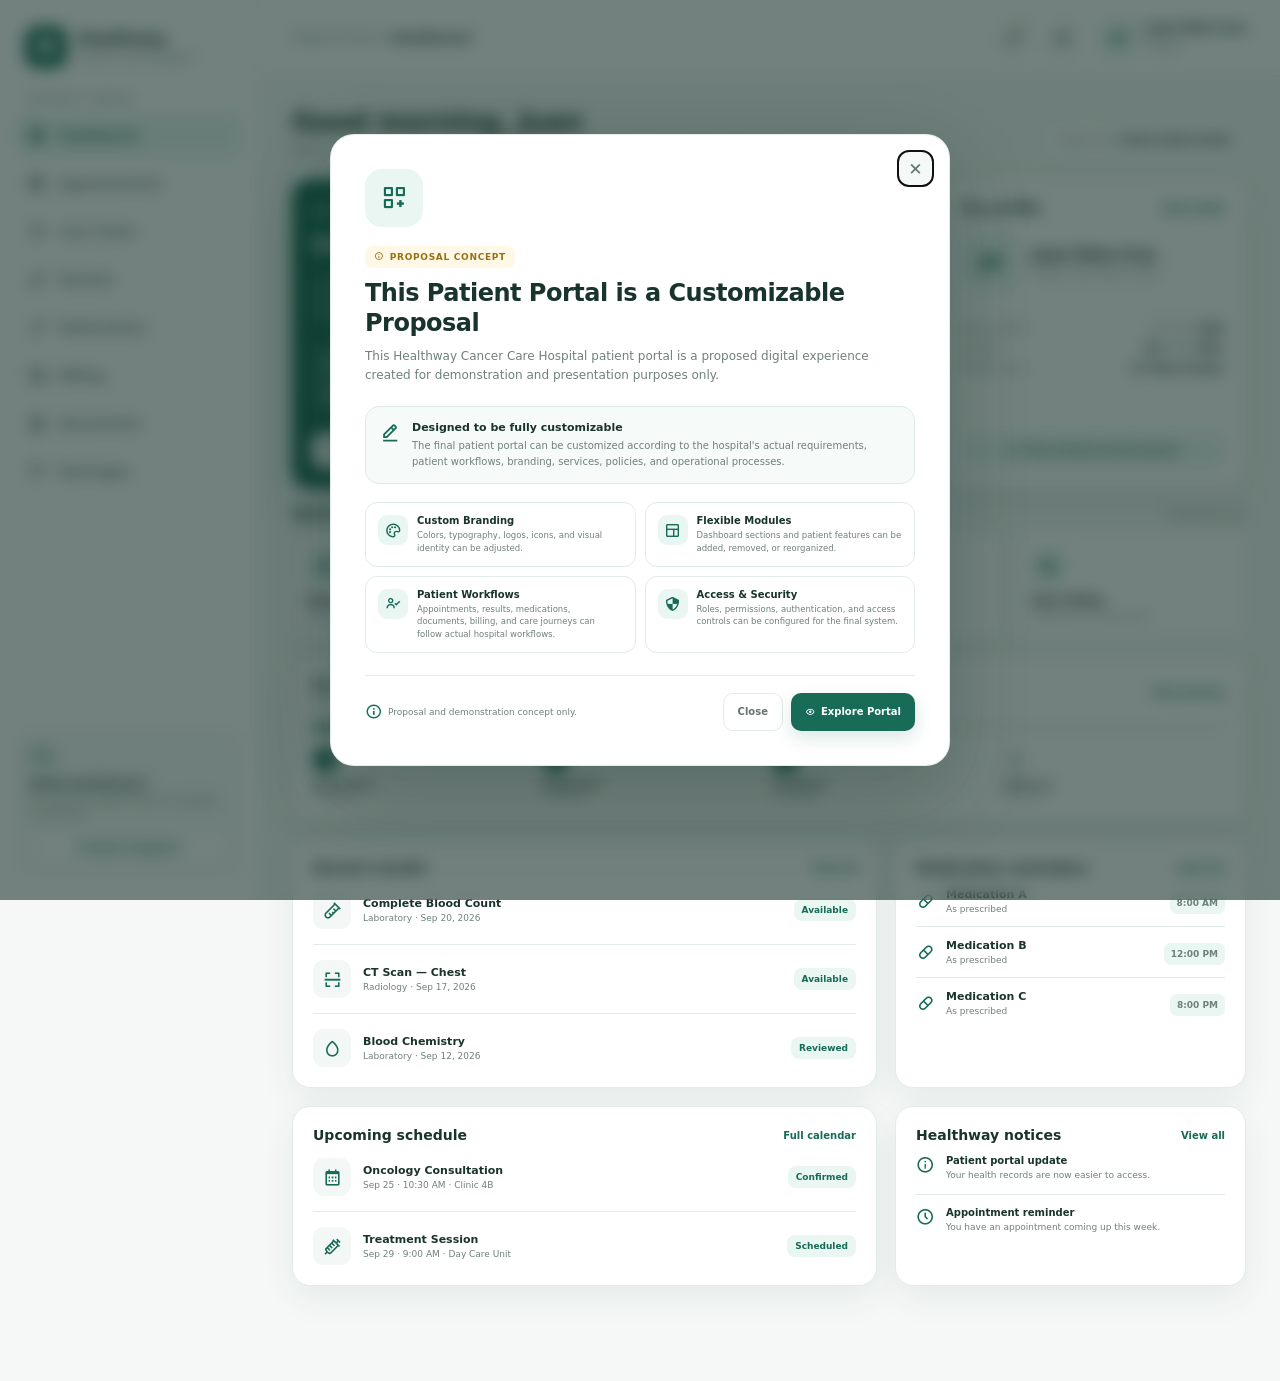
<file: pages/healthway-patient-dashboard.html>
<!DOCTYPE html>
<html lang="en">

<head>
    <meta charset="UTF-8">
    <meta name="viewport" content="width=device-width, initial-scale=1.0, viewport-fit=cover">

    <title>Healthway Cancer Care Hospital — Patient Portal</title>

    <link
        href="https://unpkg.com/boxicons@2.1.4/css/boxicons.min.css"
        rel="stylesheet"
    >

    <style>
        :root {
            --pw-primary: #176b57;
            --pw-primary-dark: #115544;
            --pw-primary-soft: #eaf6f2;
            --pw-accent: #d5a928;
            --pw-bg: #f5f8f7;
            --pw-card: #ffffff;
            --pw-text: #19332d;
            --pw-muted: #70807b;
            --pw-border: #e2ebe8;
            --pw-danger: #c94b55;
            --pw-warning: #b67a17;
            --pw-shadow: 0 12px 35px rgba(22, 61, 52, .07);
            --pw-radius: 18px;
            --pw-sidebar: 258px;
        }

        * {
            box-sizing: border-box;
            margin: 0;
            padding: 0;
        }

        html {
            scroll-behavior: smooth;
        }

        body {
            font-family: Inter, ui-sans-serif, system-ui, -apple-system,
                BlinkMacSystemFont, "Segoe UI", sans-serif;
            background: var(--pw-bg);
            color: var(--pw-text);
            min-height: 100vh;
        }

        body.pw-modal-open {
            overflow: hidden;
        }

        button,
        input {
            font: inherit;
        }

        button {
            cursor: pointer;
            border: 0;
        }

        a {
            text-decoration: none;
            color: inherit;
        }

        /* =========================================================
           APP
        ========================================================= */

        .pw-app {
            display: flex;
            min-height: 100vh;
        }

        /* =========================================================
           SIDEBAR
        ========================================================= */

        .pw-sidebar {
            width: var(--pw-sidebar);
            background: #fff;
            border-right: 1px solid var(--pw-border);
            position: fixed;
            inset: 0 auto 0 0;
            z-index: 100;
            display: flex;
            flex-direction: column;
            padding: 22px 15px;
        }

        .pw-brand {
            display: flex;
            align-items: center;
            gap: 11px;
            padding: 4px 10px 25px;
        }

        .pw-brand-mark {
            width: 42px;
            height: 42px;
            border-radius: 13px;
            background: var(--pw-primary);
            color: #fff;
            display: grid;
            place-items: center;
            font-size: 24px;
            flex: none;
        }

        .pw-brand strong {
            display: block;
            font-size: 15px;
            line-height: 1.2;
        }

        .pw-brand span {
            display: block;
            color: var(--pw-muted);
            font-size: 11px;
            margin-top: 3px;
        }

        .pw-nav-label {
            font-size: 10px;
            font-weight: 800;
            letter-spacing: 1.2px;
            color: #9aa8a4;
            padding: 0 12px 9px;
        }

        .pw-nav {
            display: flex;
            flex-direction: column;
            gap: 4px;
        }

        .pw-nav a {
            display: flex;
            align-items: center;
            gap: 12px;
            padding: 12px;
            border-radius: 12px;
            color: #64736f;
            font-size: 13px;
            font-weight: 650;
            transition: .2s;
        }

        .pw-nav a i {
            font-size: 20px;
        }

        .pw-nav a:hover,
        .pw-nav a.active {
            background: var(--pw-primary-soft);
            color: var(--pw-primary);
        }

        .pw-nav a.active {
            font-weight: 800;
        }

        .pw-sidebar-bottom {
            margin-top: auto;
        }

        .pw-help {
            background: #f7faf9;
            border: 1px solid var(--pw-border);
            padding: 14px;
            border-radius: 15px;
        }

        .pw-help i {
            font-size: 22px;
            color: var(--pw-primary);
        }

        .pw-help strong {
            display: block;
            font-size: 12px;
            margin: 7px 0 3px;
        }

        .pw-help span {
            font-size: 10px;
            color: var(--pw-muted);
            line-height: 1.4;
            display: block;
        }

        .pw-help button {
            margin-top: 10px;
            width: 100%;
            background: #fff;
            border: 1px solid var(--pw-border);
            border-radius: 9px;
            padding: 8px;
            color: var(--pw-primary);
            font-size: 11px;
            font-weight: 750;
        }

        /* =========================================================
           MAIN
        ========================================================= */

        .pw-main {
            margin-left: var(--pw-sidebar);
            width: calc(100% - var(--pw-sidebar));
            min-width: 0;
        }

        .pw-header {
            height: 76px;
            background: rgba(255, 255, 255, .94);
            backdrop-filter: blur(12px);
            border-bottom: 1px solid var(--pw-border);
            display: flex;
            align-items: center;
            justify-content: space-between;
            padding: 0 34px;
            position: sticky;
            top: 0;
            z-index: 80;
        }

        .pw-mobile-menu {
            display: none;
            background: none;
            font-size: 26px;
            color: var(--pw-text);
        }

        .pw-breadcrumb {
            font-size: 13px;
            color: var(--pw-muted);
        }

        .pw-breadcrumb strong {
            color: var(--pw-text);
        }

        .pw-header-actions {
            display: flex;
            align-items: center;
            gap: 10px;
        }

        .pw-icon-btn {
            width: 40px;
            height: 40px;
            border-radius: 12px;
            background: #fff;
            border: 1px solid var(--pw-border);
            display: grid;
            place-items: center;
            color: #63736e;
            font-size: 20px;
            position: relative;
        }

        .pw-notification-dot {
            position: absolute;
            width: 7px;
            height: 7px;
            border-radius: 50%;
            background: #c94b55;
            right: 8px;
            top: 7px;
            border: 1px solid #fff;
        }

        .pw-profile-mini {
            display: flex;
            align-items: center;
            gap: 9px;
            padding-left: 7px;
        }

        .pw-avatar {
            width: 39px;
            height: 39px;
            border-radius: 12px;
            background: var(--pw-primary-soft);
            color: var(--pw-primary);
            display: grid;
            place-items: center;
            font-weight: 850;
            font-size: 13px;
        }

        .pw-profile-mini strong {
            font-size: 12px;
            display: block;
        }

        .pw-profile-mini span {
            font-size: 10px;
            color: var(--pw-muted);
        }

        .pw-content {
            padding: 30px 34px 95px;
            max-width: 1500px;
            margin: auto;
        }

        .pw-welcome {
            display: flex;
            align-items: flex-end;
            justify-content: space-between;
            gap: 20px;
            margin-bottom: 22px;
        }

        .pw-welcome h1 {
            font-size: 27px;
            letter-spacing: -.6px;
        }

        .pw-welcome p {
            color: var(--pw-muted);
            font-size: 13px;
            margin-top: 5px;
        }

        .pw-patient-id {
            font-size: 11px;
            color: var(--pw-muted);
            background: #fff;
            border: 1px solid var(--pw-border);
            padding: 9px 12px;
            border-radius: 10px;
        }

        .pw-patient-id strong {
            color: var(--pw-text);
        }

        .pw-grid {
            display: grid;
            grid-template-columns: minmax(0, 1.55fr) minmax(300px, .75fr);
            gap: 18px;
        }

        .pw-card {
            background: var(--pw-card);
            border: 1px solid var(--pw-border);
            border-radius: var(--pw-radius);
            box-shadow: var(--pw-shadow);
        }

        .pw-card-pad {
            padding: 20px;
        }

        /* =========================================================
           APPOINTMENT
        ========================================================= */

        .pw-next {
            position: relative;
            overflow: hidden;
            background: linear-gradient(135deg, #176b57, #205f51);
            color: #fff;
            border: 0;
            box-shadow: 0 15px 35px rgba(23, 107, 87, .18);
        }

        .pw-next:after {
            content: "";
            position: absolute;
            width: 220px;
            height: 220px;
            border: 1px solid rgba(255, 255, 255, .12);
            border-radius: 50%;
            right: -80px;
            top: -110px;
        }

        .pw-next-top {
            display: flex;
            align-items: center;
            justify-content: space-between;
            position: relative;
            z-index: 1;
        }

        .pw-eyebrow {
            font-size: 10px;
            letter-spacing: 1.2px;
            text-transform: uppercase;
            font-weight: 850;
            opacity: .72;
        }

        .pw-status {
            font-size: 10px;
            background: rgba(255, 255, 255, .13);
            padding: 7px 9px;
            border-radius: 9px;
        }

        .pw-next h2 {
            font-size: 22px;
            margin-top: 8px;
        }

        .pw-doctor {
            display: flex;
            align-items: center;
            gap: 12px;
            margin-top: 19px;
        }

        .pw-doctor-avatar {
            width: 47px;
            height: 47px;
            border-radius: 14px;
            background: rgba(255, 255, 255, .13);
            display: grid;
            place-items: center;
            font-size: 23px;
        }

        .pw-doctor strong {
            font-size: 13px;
            display: block;
        }

        .pw-doctor span {
            font-size: 11px;
            opacity: .7;
            display: block;
            margin-top: 2px;
        }

        .pw-next-details {
            display: grid;
            grid-template-columns: repeat(3, 1fr);
            gap: 10px;
            margin-top: 20px;
        }

        .pw-detail {
            background: rgba(255, 255, 255, .09);
            padding: 12px;
            border-radius: 12px;
        }

        .pw-detail i {
            font-size: 17px;
            display: block;
            margin-bottom: 6px;
            opacity: .8;
        }

        .pw-detail span {
            display: block;
            font-size: 9px;
            opacity: .65;
        }

        .pw-detail strong {
            display: block;
            font-size: 11px;
            margin-top: 2px;
        }

        .pw-next-actions {
            display: flex;
            gap: 8px;
            margin-top: 18px;
        }

        .pw-btn {
            padding: 10px 14px;
            border-radius: 10px;
            font-size: 11px;
            font-weight: 800;
            display: inline-flex;
            align-items: center;
            justify-content: center;
            gap: 7px;
        }

        .pw-btn-light {
            background: #fff;
            color: var(--pw-primary);
        }

        .pw-btn-ghost {
            background: rgba(255, 255, 255, .1);
            color: #fff;
            border: 1px solid rgba(255, 255, 255, .18);
        }

        /* =========================================================
           PROFILE
        ========================================================= */

        .pw-profile-card {
            display: flex;
            flex-direction: column;
            justify-content: space-between;
        }

        .pw-card-head {
            display: flex;
            align-items: center;
            justify-content: space-between;
            gap: 10px;
        }

        .pw-card-title {
            font-size: 14px;
            font-weight: 850;
        }

        .pw-card-link {
            font-size: 10px;
            color: var(--pw-primary);
            font-weight: 800;
            background: none;
        }

        .pw-profile-main {
            display: flex;
            align-items: center;
            gap: 13px;
            margin-top: 17px;
        }

        .pw-profile-avatar {
            width: 58px;
            height: 58px;
            border-radius: 17px;
            background: var(--pw-primary-soft);
            display: grid;
            place-items: center;
            color: var(--pw-primary);
            font-size: 20px;
            font-weight: 850;
        }

        .pw-profile-main strong {
            font-size: 15px;
        }

        .pw-profile-main span {
            display: block;
            color: var(--pw-muted);
            font-size: 10px;
            margin-top: 4px;
        }

        .pw-profile-info {
            margin-top: 17px;
            border-top: 1px solid var(--pw-border);
            padding-top: 14px;
            display: grid;
            gap: 9px;
        }

        .pw-info-row {
            display: flex;
            justify-content: space-between;
            gap: 15px;
            font-size: 10px;
        }

        .pw-info-row span {
            color: var(--pw-muted);
        }

        .pw-info-row strong {
            text-align: right;
        }

        /* =========================================================
           QUICK ACTIONS
        ========================================================= */

        .pw-section {
            margin-top: 18px;
        }

        .pw-section-head {
            display: flex;
            align-items: center;
            justify-content: space-between;
            margin-bottom: 11px;
        }

        .pw-section-head h2 {
            font-size: 14px;
        }

        .pw-section-head span {
            font-size: 10px;
            color: var(--pw-muted);
        }

        .pw-actions {
            display: grid;
            grid-template-columns: repeat(4, 1fr);
            gap: 10px;
        }

        .pw-action {
            background: #fff;
            border: 1px solid var(--pw-border);
            border-radius: 14px;
            padding: 15px;
            text-align: left;
            transition: .2s;
            min-width: 0;
        }

        .pw-action:hover {
            transform: translateY(-2px);
            box-shadow: var(--pw-shadow);
            border-color: #c8ded7;
        }

        .pw-action i {
            width: 35px;
            height: 35px;
            border-radius: 10px;
            background: var(--pw-primary-soft);
            color: var(--pw-primary);
            display: grid;
            place-items: center;
            font-size: 19px;
        }

        .pw-action strong {
            font-size: 11px;
            display: block;
            margin-top: 10px;
        }

        .pw-action span {
            font-size: 9px;
            color: var(--pw-muted);
            display: block;
            margin-top: 3px;
            line-height: 1.35;
        }

        /* =========================================================
           LOWER
        ========================================================= */

        .pw-lower {
            display: grid;
            grid-template-columns: 1.25fr .75fr;
            gap: 18px;
            margin-top: 18px;
        }

        .pw-result {
            padding: 15px 0;
            border-bottom: 1px solid var(--pw-border);
            display: flex;
            align-items: center;
            gap: 12px;
        }

        .pw-result:last-child {
            border-bottom: 0;
            padding-bottom: 0;
        }

        .pw-result-icon {
            width: 38px;
            height: 38px;
            border-radius: 11px;
            background: #f3f7f6;
            color: var(--pw-primary);
            display: grid;
            place-items: center;
            font-size: 19px;
            flex: none;
        }

        .pw-result-main {
            min-width: 0;
            flex: 1;
        }

        .pw-result-main strong {
            display: block;
            font-size: 11px;
        }

        .pw-result-main span {
            font-size: 9px;
            color: var(--pw-muted);
            display: block;
            margin-top: 3px;
        }

        .pw-result-status {
            font-size: 9px;
            font-weight: 800;
            padding: 6px 8px;
            border-radius: 8px;
            background: #eaf6f2;
            color: var(--pw-primary);
        }

        .pw-med {
            display: flex;
            align-items: center;
            gap: 11px;
            padding: 12px 0;
            border-bottom: 1px solid var(--pw-border);
        }

        .pw-med:last-child {
            border-bottom: 0;
        }

        .pw-med i {
            font-size: 19px;
            color: var(--pw-primary);
        }

        .pw-med strong {
            display: block;
            font-size: 11px;
        }

        .pw-med span {
            display: block;
            font-size: 9px;
            color: var(--pw-muted);
            margin-top: 3px;
        }

        .pw-med-time {
            margin-left: auto;
            font-size: 9px;
            font-weight: 800;
            color: var(--pw-primary);
            background: var(--pw-primary-soft);
            padding: 6px 7px;
            border-radius: 7px;
        }

        /* =========================================================
           JOURNEY
        ========================================================= */

        .pw-journey {
            margin-top: 18px;
        }

        .pw-progress {
            height: 7px;
            background: #edf2f0;
            border-radius: 20px;
            overflow: hidden;
            margin: 17px 0 16px;
        }

        .pw-progress span {
            display: block;
            width: 58%;
            height: 100%;
            background: var(--pw-primary);
            border-radius: 20px;
        }

        .pw-steps {
            display: grid;
            grid-template-columns: repeat(4, 1fr);
            gap: 8px;
        }

        .pw-step {
            position: relative;
        }

        .pw-step-dot {
            width: 25px;
            height: 25px;
            border-radius: 50%;
            display: grid;
            place-items: center;
            background: #edf2f0;
            color: #9aa8a4;
            font-size: 13px;
            margin-bottom: 7px;
        }

        .pw-step.done .pw-step-dot,
        .pw-step.current .pw-step-dot {
            background: var(--pw-primary);
            color: #fff;
        }

        .pw-step.current .pw-step-dot {
            box-shadow: 0 0 0 5px var(--pw-primary-soft);
        }

        .pw-step strong {
            font-size: 9px;
            display: block;
        }

        .pw-step span {
            font-size: 8px;
            color: var(--pw-muted);
            display: block;
            margin-top: 2px;
        }

        /* =========================================================
           NOTICES
        ========================================================= */

        .pw-notice {
            display: flex;
            gap: 11px;
            padding: 12px 0;
            border-bottom: 1px solid var(--pw-border);
        }

        .pw-notice:last-child {
            border-bottom: 0;
        }

        .pw-notice i {
            font-size: 19px;
            color: var(--pw-primary);
        }

        .pw-notice strong {
            font-size: 10px;
            display: block;
        }

        .pw-notice span {
            font-size: 9px;
            color: var(--pw-muted);
            display: block;
            line-height: 1.45;
            margin-top: 3px;
        }

        /* =========================================================
           MOBILE BOTTOM NAV
        ========================================================= */

        .pw-bottom-nav {
            display: none;
            position: fixed;
            z-index: 120;
            bottom: 0;
            left: 0;
            right: 0;
            background: rgba(255, 255, 255, .96);
            backdrop-filter: blur(14px);
            border-top: 1px solid var(--pw-border);
            padding: 8px 7px calc(8px + env(safe-area-inset-bottom));
            grid-template-columns: repeat(5, 1fr);
        }

        .pw-bottom-nav a {
            display: flex;
            flex-direction: column;
            align-items: center;
            gap: 3px;
            color: #82908c;
            font-size: 9px;
            font-weight: 700;
            padding: 4px;
            border-radius: 9px;
        }

        .pw-bottom-nav a i {
            font-size: 20px;
        }

        .pw-bottom-nav a.active {
            color: var(--pw-primary);
            background: var(--pw-primary-soft);
        }

        /* =========================================================
           TOAST
        ========================================================= */

        .pw-toast {
            position: fixed;
            right: 25px;
            bottom: 25px;
            background: #19332d;
            color: #fff;
            padding: 12px 15px;
            border-radius: 11px;
            font-size: 11px;
            box-shadow: 0 12px 35px rgba(0, 0, 0, .18);
            transform: translateY(20px);
            opacity: 0;
            pointer-events: none;
            transition: .25s;
            z-index: 300;
        }

        .pw-toast.show {
            transform: translateY(0);
            opacity: 1;
        }

        /* =========================================================
           PROPOSAL MODAL OVERLAY
        ========================================================= */

        .pw-proposal-overlay {
            position: fixed;
            inset: 0;
            z-index: 99999;

            display: flex;
            align-items: center;
            justify-content: center;

            padding: 20px;

            background: rgba(13, 38, 32, .58);

            backdrop-filter: blur(8px);
            -webkit-backdrop-filter: blur(8px);

            opacity: 0;
            visibility: hidden;
            pointer-events: none;

            transition:
                opacity .28s ease,
                visibility .28s ease;
        }

        .pw-proposal-overlay.show {
            opacity: 1;
            visibility: visible;
            pointer-events: auto;
        }

        /* =========================================================
           PROPOSAL MODAL
        ========================================================= */

        .pw-proposal-modal {
            width: min(620px, 100%);
            max-height: calc(100vh - 40px);

            overflow-y: auto;

            background: #fff;

            border: 1px solid rgba(226, 235, 232, .95);
            border-radius: 24px;

            box-shadow: 0 28px 80px rgba(8, 38, 31, .24);

            position: relative;

            transform: translateY(20px) scale(.97);

            transition:
                transform .3s cubic-bezier(.2, .8, .2, 1);

            scrollbar-width: thin;
            scrollbar-color: transparent transparent;
        }

        .pw-proposal-overlay.show .pw-proposal-modal {
            transform: translateY(0) scale(1);
        }

        /* Chrome / Edge / Safari scrollbar */

        .pw-proposal-modal::-webkit-scrollbar {
            width: 3px;
        }

        .pw-proposal-modal::-webkit-scrollbar-track {
            background: transparent;
        }

        .pw-proposal-modal::-webkit-scrollbar-thumb {
            background: transparent;
            border-radius: 20px;
        }

        .pw-proposal-modal:hover::-webkit-scrollbar-thumb {
            background: rgba(23, 107, 87, .35);
        }

        .pw-proposal-modal.is-scrolling::-webkit-scrollbar-thumb {
            background: rgba(23, 107, 87, .68);
        }

        .pw-proposal-modal.is-scrolling {
            scrollbar-color: rgba(23, 107, 87, .68) transparent;
        }

        /* =========================================================
           MODAL CLOSE
        ========================================================= */

        .pw-proposal-close {
            position: absolute;
            top: 15px;
            right: 15px;

            width: 37px;
            height: 37px;

            border-radius: 11px;

            background: #f4f8f6;
            border: 1px solid var(--pw-border);

            color: #657570;

            display: grid;
            place-items: center;

            font-size: 21px;

            z-index: 5;

            transition: .2s ease;
        }

        .pw-proposal-close:hover {
            background: var(--pw-primary-soft);
            color: var(--pw-primary);
            transform: rotate(3deg);
        }

        /* =========================================================
           MODAL BODY
        ========================================================= */

        .pw-proposal-body {
            padding: 34px;
        }

        .pw-proposal-icon {
            width: 58px;
            height: 58px;

            border-radius: 17px;

            background: var(--pw-primary-soft);
            color: var(--pw-primary);

            display: grid;
            place-items: center;

            font-size: 28px;

            margin-bottom: 18px;
        }

        .pw-proposal-label {
            display: inline-flex;
            align-items: center;
            gap: 6px;

            padding: 6px 9px;

            border-radius: 8px;

            background: #fff8e7;
            color: #9a7012;

            font-size: 9px;
            font-weight: 850;
            letter-spacing: .7px;

            text-transform: uppercase;

            margin-bottom: 10px;
        }

        .pw-proposal-body h2 {
            font-size: 24px;
            line-height: 1.25;
            letter-spacing: -.5px;
            color: var(--pw-text);
            margin-bottom: 9px;
            padding-right: 35px;
        }

        .pw-proposal-intro {
            color: var(--pw-muted);
            font-size: 12px;
            line-height: 1.65;
            margin-bottom: 20px;
        }

        /* =========================================================
           MODAL NOTE
        ========================================================= */

        .pw-proposal-note {
            display: flex;
            gap: 11px;

            padding: 14px;

            border: 1px solid #dcebe5;
            background: #f6faf8;

            border-radius: 14px;

            margin-bottom: 18px;
        }

        .pw-proposal-note i {
            flex: none;
            color: var(--pw-primary);
            font-size: 21px;
            margin-top: 1px;
        }

        .pw-proposal-note strong {
            display: block;
            color: var(--pw-text);
            font-size: 11px;
            margin-bottom: 4px;
        }

        .pw-proposal-note span {
            display: block;
            color: var(--pw-muted);
            font-size: 10px;
            line-height: 1.55;
        }

        /* =========================================================
           MODAL FEATURES
        ========================================================= */

        .pw-proposal-features {
            display: grid;
            grid-template-columns: 1fr 1fr;
            gap: 9px;
            margin-top: 14px;
        }

        .pw-proposal-feature {
            display: flex;
            align-items: flex-start;
            gap: 9px;

            padding: 12px;

            border: 1px solid var(--pw-border);
            border-radius: 12px;

            background: #fff;
        }

        .pw-proposal-feature i {
            width: 30px;
            height: 30px;

            flex: none;

            display: grid;
            place-items: center;

            border-radius: 9px;

            background: var(--pw-primary-soft);
            color: var(--pw-primary);

            font-size: 17px;
        }

        .pw-proposal-feature strong {
            display: block;
            font-size: 10px;
            color: var(--pw-text);
            margin-bottom: 3px;
        }

        .pw-proposal-feature span {
            display: block;
            color: var(--pw-muted);
            font-size: 8.5px;
            line-height: 1.45;
        }

        /* =========================================================
           MODAL FOOTER
        ========================================================= */

        .pw-proposal-footer {
            display: flex;
            align-items: center;
            justify-content: space-between;
            gap: 15px;

            margin-top: 22px;
            padding-top: 17px;

            border-top: 1px solid var(--pw-border);
        }

        .pw-proposal-footer-note {
            display: flex;
            align-items: center;
            gap: 6px;

            color: var(--pw-muted);

            font-size: 9px;
            line-height: 1.4;
        }

        .pw-proposal-footer-note i {
            color: var(--pw-primary);
            font-size: 17px;
        }

        .pw-proposal-actions {
            display: flex;
            gap: 8px;
            flex: none;
        }

        .pw-proposal-btn {
            min-height: 38px;

            padding: 9px 14px;

            border-radius: 10px;

            font-size: 10px;
            font-weight: 800;

            display: inline-flex;
            align-items: center;
            justify-content: center;
            gap: 6px;

            transition: .2s ease;
        }

        .pw-proposal-btn-secondary {
            background: #fff;
            color: #657570;
            border: 1px solid var(--pw-border);
        }

        .pw-proposal-btn-secondary:hover {
            border-color: #c8ded7;
            color: var(--pw-primary);
        }

        .pw-proposal-btn-primary {
            background: var(--pw-primary);
            color: #fff;

            box-shadow: 0 7px 18px rgba(23, 107, 87, .16);
        }

        .pw-proposal-btn-primary:hover {
            background: var(--pw-primary-dark);
            transform: translateY(-1px);
        }

        /* =========================================================
           MODAL MOBILE
        ========================================================= */

        @media (max-width: 560px) {

            .pw-proposal-overlay {
                padding: 12px;
                align-items: flex-end;
            }

            .pw-proposal-modal {
                width: 100%;
                max-height: calc(100vh - 24px);
                border-radius: 21px;
            }

            .pw-proposal-body {
                padding: 24px 18px 19px;
            }

            .pw-proposal-icon {
                width: 50px;
                height: 50px;
                border-radius: 15px;
                font-size: 24px;
                margin-bottom: 14px;
            }

            .pw-proposal-body h2 {
                font-size: 20px;
            }

            .pw-proposal-intro {
                font-size: 11px;
            }

            .pw-proposal-features {
                grid-template-columns: 1fr;
            }

            .pw-proposal-footer {
                align-items: stretch;
                flex-direction: column;
            }

            .pw-proposal-footer-note {
                align-items: flex-start;
            }

            .pw-proposal-actions {
                display: grid;
                grid-template-columns: 1fr 1fr;
            }

            .pw-proposal-btn {
                width: 100%;
            }
        }

        @media (max-width: 370px) {

            .pw-proposal-body {
                padding: 21px 15px 17px;
            }

            .pw-proposal-body h2 {
                font-size: 18px;
            }

            .pw-proposal-actions {
                grid-template-columns: 1fr;
            }
        }

        /* =========================================================
           RESPONSIVE
        ========================================================= */

        @media (max-width: 1100px) {

            .pw-grid {
                grid-template-columns: 1fr;
            }

            .pw-lower {
                grid-template-columns: 1fr;
            }
        }

        @media (max-width: 820px) {

            .pw-sidebar {
                transform: translateX(-105%);
                transition: .25s;
                box-shadow: 20px 0 50px rgba(0, 0, 0, .12);
            }

            .pw-sidebar.open {
                transform: translateX(0);
            }

            .pw-main {
                margin-left: 0;
                width: 100%;
            }

            .pw-header {
                padding: 0 17px;
                height: 67px;
            }

            .pw-mobile-menu {
                display: grid;
                place-items: center;
            }

            .pw-breadcrumb {
                display: none;
            }

            .pw-profile-mini div {
                display: none;
            }

            .pw-content {
                padding: 21px 15px 95px;
            }

            .pw-welcome {
                align-items: flex-start;
                display: block;
            }

            .pw-welcome h1 {
                font-size: 23px;
            }

            .pw-patient-id {
                display: inline-block;
                margin-top: 10px;
            }

            .pw-actions {
                grid-template-columns: repeat(2, 1fr);
            }

            .pw-bottom-nav {
                display: grid;
            }

            .pw-help {
                display: none;
            }
        }

        @media (max-width: 560px) {

            .pw-header-actions {
                gap: 6px;
            }

            .pw-icon-btn {
                width: 37px;
                height: 37px;
            }

            .pw-profile-mini {
                padding-left: 2px;
            }

            .pw-profile-avatar {
                width: 47px;
                height: 47px;
            }

            .pw-next {
                border-radius: 16px;
            }

            .pw-card-pad {
                padding: 16px;
            }

            .pw-next h2 {
                font-size: 19px;
            }

            .pw-next-details {
                grid-template-columns: 1fr 1fr;
            }

            .pw-detail:last-child {
                grid-column: 1 / -1;
            }

            .pw-next-actions {
                display: grid;
                grid-template-columns: 1fr 1fr;
            }

            .pw-btn {
                padding: 10px 8px;
            }

            .pw-actions {
                gap: 8px;
            }

            .pw-action {
                padding: 13px;
            }

            .pw-action span {
                font-size: 8px;
            }

            .pw-lower {
                gap: 12px;
            }

            .pw-steps {
                grid-template-columns: repeat(2, 1fr);
                row-gap: 16px;
            }

            .pw-toast {
                left: 15px;
                right: 15px;
                bottom: 78px;
                text-align: center;
            }
        }

        @media (max-width: 370px) {

            .pw-content {
                padding-left: 11px;
                padding-right: 11px;
            }

            .pw-next-details {
                grid-template-columns: 1fr;
            }

            .pw-detail:last-child {
                grid-column: auto;
            }

            .pw-actions {
                grid-template-columns: 1fr 1fr;
            }

            .pw-welcome h1 {
                font-size: 21px;
            }
        }
    </style>
</head>

<body>

<div class="pw-app">

    <!-- =========================================================
         SIDEBAR
    ========================================================= -->

    <aside class="pw-sidebar" id="pwSidebar">

        <div class="pw-brand">

            <div class="pw-brand-mark">
                <i class="bx bx-plus-medical"></i>
            </div>

            <div>
                <strong>Healthway</strong>
                <span>Cancer Care Hospital</span>
            </div>

        </div>

        <div class="pw-nav-label">
            PATIENT PORTAL
        </div>

        <nav class="pw-nav">

            <a href="#" class="active" data-page="Dashboard">
                <i class="bx bx-grid-alt"></i>
                <span>Dashboard</span>
            </a>

            <a href="#" data-page="Appointments">
                <i class="bx bx-calendar-heart"></i>
                <span>Appointments</span>
            </a>

            <a href="#" data-page="Care Team">
                <i class="bx bx-group"></i>
                <span>Care Team</span>
            </a>

            <a href="#" data-page="Results">
                <i class="bx bx-test-tube"></i>
                <span>Results</span>
            </a>

            <a href="#" data-page="Medications">
                <i class="bx bx-capsule"></i>
                <span>Medications</span>
            </a>

            <a href="#" data-page="Billing">
                <i class="bx bx-receipt"></i>
                <span>Billing</span>
            </a>

            <a href="#" data-page="Documents">
                <i class="bx bx-file"></i>
                <span>Documents</span>
            </a>

            <a href="#" data-page="Messages">
                <i class="bx bx-message-rounded-dots"></i>
                <span>Messages</span>
            </a>

        </nav>

        <div class="pw-sidebar-bottom">

            <div class="pw-help">

                <i class="bx bx-support"></i>

                <strong>Need assistance?</strong>

                <span>
                    Our patient support team is available to help you.
                </span>

                <button
                    type="button"
                    data-toast="Patient support options opened."
                >
                    Contact Support
                </button>

            </div>

        </div>

    </aside>

    <!-- =========================================================
         MAIN
    ========================================================= -->

    <main class="pw-main">

        <header class="pw-header">

            <button
                class="pw-mobile-menu"
                id="pwMenuBtn"
                type="button"
                aria-label="Open menu"
            >
                <i class="bx bx-menu"></i>
            </button>

            <div class="pw-breadcrumb">
                Patient Portal
                <span>/</span>
                <strong>Dashboard</strong>
            </div>

            <div class="pw-header-actions">

                <button
                    class="pw-icon-btn"
                    type="button"
                    data-toast="No new notifications."
                >
                    <i class="bx bx-bell"></i>
                    <span class="pw-notification-dot"></span>
                </button>

                <button
                    class="pw-icon-btn"
                    type="button"
                    data-toast="Help center opened."
                >
                    <i class="bx bx-help-circle"></i>
                </button>

                <div class="pw-profile-mini">

                    <div class="pw-avatar">
                        JD
                    </div>

                    <div>
                        <strong>Juan Dela Cruz</strong>
                        <span>Patient</span>
                    </div>

                </div>

            </div>

        </header>

        <div class="pw-content">

            <!-- =====================================================
                 WELCOME
            ====================================================== -->

            <section class="pw-welcome">

                <div>

                    <h1>
                        Good morning, Juan
                    </h1>

                    <p>
                        Here’s a simple overview of your care,
                        appointments, and health information.
                    </p>

                </div>

                <div class="pw-patient-id">
                    Patient ID:
                    <strong>HCCH-2026-01842</strong>
                </div>

            </section>

            <!-- =====================================================
                 TOP GRID
            ====================================================== -->

            <section class="pw-grid">

                <!-- APPOINTMENT -->

                <article class="pw-card pw-next pw-card-pad">

                    <div class="pw-next-top">

                        <div class="pw-eyebrow">
                            Next appointment
                        </div>

                        <div class="pw-status">
                            <i class="bx bx-check-circle"></i>
                            Confirmed
                        </div>

                    </div>

                    <h2>
                        Oncology Consultation
                    </h2>

                    <div class="pw-doctor">

                        <div class="pw-doctor-avatar">
                            <i class="bx bx-user-md"></i>
                        </div>

                        <div>
                            <strong>Dr. Maria Santos</strong>
                            <span>
                                Medical Oncology · Cancer Care
                            </span>
                        </div>

                    </div>

                    <div class="pw-next-details">

                        <div class="pw-detail">

                            <i class="bx bx-calendar"></i>

                            <span>Date</span>

                            <strong>
                                September 25, 2026
                            </strong>

                        </div>

                        <div class="pw-detail">

                            <i class="bx bx-time-five"></i>

                            <span>Time</span>

                            <strong>
                                10:30 AM
                            </strong>

                        </div>

                        <div class="pw-detail">

                            <i class="bx bx-map"></i>

                            <span>Location</span>

                            <strong>
                                Clinic 4B · HCCH
                            </strong>

                        </div>

                    </div>

                    <div class="pw-next-actions">

                        <button
                            class="pw-btn pw-btn-light"
                            type="button"
                            data-toast="Appointment details opened."
                        >
                            <i class="bx bx-calendar-event"></i>
                            View Details
                        </button>

                        <button
                            class="pw-btn pw-btn-ghost"
                            type="button"
                            data-toast="Reschedule request started."
                        >
                            <i class="bx bx-calendar-edit"></i>
                            Reschedule
                        </button>

                    </div>

                </article>

                <!-- PROFILE -->

                <article class="pw-card pw-card-pad pw-profile-card">

                    <div>

                        <div class="pw-card-head">

                            <div class="pw-card-title">
                                My profile
                            </div>

                            <button
                                class="pw-card-link"
                                type="button"
                                data-toast="Profile editor opened."
                            >
                                Edit profile
                            </button>

                        </div>

                        <div class="pw-profile-main">

                            <div class="pw-profile-avatar">
                                JD
                            </div>

                            <div>

                                <strong>
                                    Juan Dela Cruz
                                </strong>

                                <span>
                                    Patient since March 2026
                                </span>

                            </div>

                        </div>

                        <div class="pw-profile-info">

                            <div class="pw-info-row">
                                <span>Date of birth</span>
                                <strong>•• / •• / 1982</strong>
                            </div>

                            <div class="pw-info-row">
                                <span>Contact</span>
                                <strong>09•• ••• 4821</strong>
                            </div>

                            <div class="pw-info-row">
                                <span>Primary care</span>
                                <strong>Dr. Maria Santos</strong>
                            </div>

                        </div>

                    </div>

                    <button
                        class="pw-btn"
                        style="
                            margin-top:17px;
                            background:var(--pw-primary-soft);
                            color:var(--pw-primary);
                            width:100%;
                        "
                        type="button"
                        data-toast="Medical information opened."
                    >
                        <i class="bx bx-id-card"></i>
                        View Patient Information
                    </button>

                </article>

            </section>

            <!-- =====================================================
                 QUICK ACTIONS
            ====================================================== -->

            <section class="pw-section">

                <div class="pw-section-head">

                    <h2>
                        Quick actions
                    </h2>

                    <span>
                        Frequently used
                    </span>

                </div>

                <div class="pw-actions">

                    <button
                        class="pw-action"
                        type="button"
                        data-toast="Appointment booking opened."
                    >
                        <i class="bx bx-calendar-plus"></i>

                        <strong>
                            Book appointment
                        </strong>

                        <span>
                            Find a clinic or specialist
                        </span>
                    </button>

                    <button
                        class="pw-action"
                        type="button"
                        data-toast="Test results opened."
                    >
                        <i class="bx bx-test-tube"></i>

                        <strong>
                            View results
                        </strong>

                        <span>
                            Laboratory and imaging
                        </span>
                    </button>

                    <button
                        class="pw-action"
                        type="button"
                        data-toast="Care team messaging opened."
                    >
                        <i class="bx bx-message-rounded-dots"></i>

                        <strong>
                            Message care team
                        </strong>

                        <span>
                            Contact your care team
                        </span>
                    </button>

                    <button
                        class="pw-action"
                        type="button"
                        data-toast="Billing information opened."
                    >
                        <i class="bx bx-receipt"></i>

                        <strong>
                            View billing
                        </strong>

                        <span>
                            Statements and payments
                        </span>
                    </button>

                </div>

            </section>

            <!-- =====================================================
                 CARE JOURNEY
            ====================================================== -->

            <section class="pw-card pw-card-pad pw-journey">

                <div class="pw-card-head">

                    <div>

                        <div class="pw-card-title">
                            My care journey
                        </div>

                        <span
                            style="
                                font-size:9px;
                                color:var(--pw-muted);
                                display:block;
                                margin-top:4px;
                            "
                        >
                            Your treatment plan at a glance
                        </span>

                    </div>

                    <button
                        class="pw-card-link"
                        type="button"
                        data-toast="Full care journey opened."
                    >
                        View journey
                    </button>

                </div>

                <div class="pw-progress">
                    <span></span>
                </div>

                <div class="pw-steps">

                    <div class="pw-step done">

                        <div class="pw-step-dot">
                            <i class="bx bx-check"></i>
                        </div>

                        <strong>
                            Assessment
                        </strong>

                        <span>
                            Completed
                        </span>

                    </div>

                    <div class="pw-step done">

                        <div class="pw-step-dot">
                            <i class="bx bx-check"></i>
                        </div>

                        <strong>
                            Diagnostics
                        </strong>

                        <span>
                            Completed
                        </span>

                    </div>

                    <div class="pw-step current">

                        <div class="pw-step-dot">
                            <i class="bx bx-right-arrow-alt"></i>
                        </div>

                        <strong>
                            Treatment
                        </strong>

                        <span>
                            In progress
                        </span>

                    </div>

                    <div class="pw-step">

                        <div class="pw-step-dot">
                            <i class="bx bx-lock-alt"></i>
                        </div>

                        <strong>
                            Follow-up
                        </strong>

                        <span>
                            Upcoming
                        </span>

                    </div>

                </div>

            </section>

            <!-- =====================================================
                 RESULTS + MEDICATIONS
            ====================================================== -->

            <section class="pw-lower">

                <article class="pw-card pw-card-pad">

                    <div class="pw-card-head">

                        <div class="pw-card-title">
                            Recent results
                        </div>

                        <button
                            class="pw-card-link"
                            type="button"
                            data-toast="All results opened."
                        >
                            View all
                        </button>

                    </div>

                    <div class="pw-result">

                        <div class="pw-result-icon">
                            <i class="bx bx-test-tube"></i>
                        </div>

                        <div class="pw-result-main">

                            <strong>
                                Complete Blood Count
                            </strong>

                            <span>
                                Laboratory · Sep 20, 2026
                            </span>

                        </div>

                        <span class="pw-result-status">
                            Available
                        </span>

                    </div>

                    <div class="pw-result">

                        <div class="pw-result-icon">
                            <i class="bx bx-scan"></i>
                        </div>

                        <div class="pw-result-main">

                            <strong>
                                CT Scan — Chest
                            </strong>

                            <span>
                                Radiology · Sep 17, 2026
                            </span>

                        </div>

                        <span class="pw-result-status">
                            Available
                        </span>

                    </div>

                    <div class="pw-result">

                        <div class="pw-result-icon">
                            <i class="bx bx-droplet"></i>
                        </div>

                        <div class="pw-result-main">

                            <strong>
                                Blood Chemistry
                            </strong>

                            <span>
                                Laboratory · Sep 12, 2026
                            </span>

                        </div>

                        <span class="pw-result-status">
                            Reviewed
                        </span>

                    </div>

                </article>

                <article class="pw-card pw-card-pad">

                    <div class="pw-card-head">

                        <div class="pw-card-title">
                            Medication reminders
                        </div>

                        <button
                            class="pw-card-link"
                            type="button"
                            data-toast="Medication list opened."
                        >
                            View list
                        </button>

                    </div>

                    <div class="pw-med">

                        <i class="bx bx-capsule"></i>

                        <div>
                            <strong>Medication A</strong>
                            <span>As prescribed</span>
                        </div>

                        <span class="pw-med-time">
                            8:00 AM
                        </span>

                    </div>

                    <div class="pw-med">

                        <i class="bx bx-capsule"></i>

                        <div>
                            <strong>Medication B</strong>
                            <span>As prescribed</span>
                        </div>

                        <span class="pw-med-time">
                            12:00 PM
                        </span>

                    </div>

                    <div class="pw-med">

                        <i class="bx bx-capsule"></i>

                        <div>
                            <strong>Medication C</strong>
                            <span>As prescribed</span>
                        </div>

                        <span class="pw-med-time">
                            8:00 PM
                        </span>

                    </div>

                </article>

            </section>

            <!-- =====================================================
                 SCHEDULE + NOTICES
            ====================================================== -->

            <section class="pw-lower">

                <article class="pw-card pw-card-pad">

                    <div class="pw-card-head">

                        <div class="pw-card-title">
                            Upcoming schedule
                        </div>

                        <button
                            class="pw-card-link"
                            type="button"
                            data-toast="Calendar opened."
                        >
                            Full calendar
                        </button>

                    </div>

                    <div class="pw-result">

                        <div class="pw-result-icon">
                            <i class="bx bx-calendar"></i>
                        </div>

                        <div class="pw-result-main">

                            <strong>
                                Oncology Consultation
                            </strong>

                            <span>
                                Sep 25 · 10:30 AM · Clinic 4B
                            </span>

                        </div>

                        <span class="pw-result-status">
                            Confirmed
                        </span>

                    </div>

                    <div class="pw-result">

                        <div class="pw-result-icon">
                            <i class="bx bx-injection"></i>
                        </div>

                        <div class="pw-result-main">

                            <strong>
                                Treatment Session
                            </strong>

                            <span>
                                Sep 29 · 9:00 AM · Day Care Unit
                            </span>

                        </div>

                        <span class="pw-result-status">
                            Scheduled
                        </span>

                    </div>

                </article>

                <article class="pw-card pw-card-pad">

                    <div class="pw-card-head">

                        <div class="pw-card-title">
                            Healthway notices
                        </div>

                        <button
                            class="pw-card-link"
                            type="button"
                            data-toast="All notices opened."
                        >
                            View all
                        </button>

                    </div>

                    <div class="pw-notice">

                        <i class="bx bx-info-circle"></i>

                        <div>

                            <strong>
                                Patient portal update
                            </strong>

                            <span>
                                Your health records are now easier to access.
                            </span>

                        </div>

                    </div>

                    <div class="pw-notice">

                        <i class="bx bx-time-five"></i>

                        <div>

                            <strong>
                                Appointment reminder
                            </strong>

                            <span>
                                You have an appointment coming up this week.
                            </span>

                        </div>

                    </div>

                </article>

            </section>

        </div>

    </main>

</div>

<!-- =========================================================
     MOBILE BOTTOM NAV
========================================================= -->

<nav class="pw-bottom-nav">

    <a href="#" class="active" data-page="Dashboard">
        <i class="bx bx-grid-alt"></i>
        <span>Home</span>
    </a>

    <a href="#" data-page="Appointments">
        <i class="bx bx-calendar-heart"></i>
        <span>Appointments</span>
    </a>

    <a href="#" data-page="Results">
        <i class="bx bx-test-tube"></i>
        <span>Results</span>
    </a>

    <a href="#" data-page="Messages">
        <i class="bx bx-message-rounded-dots"></i>
        <span>Messages</span>
    </a>

    <a href="#" data-page="Profile">
        <i class="bx bx-user"></i>
        <span>Profile</span>
    </a>

</nav>

<!-- =========================================================
     TOAST
========================================================= -->

<div
    class="pw-toast"
    id="pwToast"
    role="status"
    aria-live="polite"
></div>

<!-- =========================================================
     PROPOSAL NOTICE MODAL
========================================================= -->

<div
    class="pw-proposal-overlay"
    id="pwProposalOverlay"
    aria-hidden="true"
>

    <div
        class="pw-proposal-modal"
        id="pwProposalModal"
        role="dialog"
        aria-modal="true"
        aria-labelledby="pwProposalTitle"
    >

        <!-- CLOSE BUTTON -->

        <button
            type="button"
            class="pw-proposal-close"
            id="pwProposalClose"
            aria-label="Close proposal notice"
        >
            <i class="bx bx-x"></i>
        </button>

        <!-- MODAL CONTENT -->

        <div class="pw-proposal-body">

            <div class="pw-proposal-icon">
                <i class="bx bx-customize"></i>
            </div>

            <div class="pw-proposal-label">

                <i class="bx bx-info-circle"></i>

                Proposal Concept

            </div>

            <h2 id="pwProposalTitle">
                This Patient Portal is a Customizable Proposal
            </h2>

            <p class="pw-proposal-intro">
                This Healthway Cancer Care Hospital patient portal is a
                proposed digital experience created for demonstration
                and presentation purposes only.
            </p>

            <div class="pw-proposal-note">

                <i class="bx bx-edit-alt"></i>

                <div>

                    <strong>
                        Designed to be fully customizable
                    </strong>

                    <span>
                        The final patient portal can be customized according
                        to the hospital's actual requirements, patient
                        workflows, branding, services, policies, and
                        operational processes.
                    </span>

                </div>

            </div>

            <div class="pw-proposal-features">

                <div class="pw-proposal-feature">

                    <i class="bx bx-palette"></i>

                    <div>

                        <strong>
                            Custom Branding
                        </strong>

                        <span>
                            Colors, typography, logos, icons, and visual
                            identity can be adjusted.
                        </span>

                    </div>

                </div>

                <div class="pw-proposal-feature">

                    <i class="bx bx-layout"></i>

                    <div>

                        <strong>
                            Flexible Modules
                        </strong>

                        <span>
                            Dashboard sections and patient features can be
                            added, removed, or reorganized.
                        </span>

                    </div>

                </div>

                <div class="pw-proposal-feature">

                    <i class="bx bx-user-check"></i>

                    <div>

                        <strong>
                            Patient Workflows
                        </strong>

                        <span>
                            Appointments, results, medications, documents,
                            billing, and care journeys can follow actual
                            hospital workflows.
                        </span>

                    </div>

                </div>

                <div class="pw-proposal-feature">

                    <i class="bx bx-shield-quarter"></i>

                    <div>

                        <strong>
                            Access & Security
                        </strong>

                        <span>
                            Roles, permissions, authentication, and access
                            controls can be configured for the final system.
                        </span>

                    </div>

                </div>

            </div>

            <div class="pw-proposal-footer">

                <div class="pw-proposal-footer-note">

                    <i class="bx bx-info-circle"></i>

                    <span>
                        Proposal and demonstration concept only.
                    </span>

                </div>

                <div class="pw-proposal-actions">

                    <button
                        type="button"
                        class="pw-proposal-btn pw-proposal-btn-secondary"
                        id="pwProposalDismiss"
                    >
                        Close
                    </button>

                    <button
                        type="button"
                        class="pw-proposal-btn pw-proposal-btn-primary"
                        id="pwProposalExplore"
                    >
                        <i class="bx bx-show"></i>
                        Explore Portal
                    </button>

                </div>

            </div>

        </div>

    </div>

</div>

<!-- =========================================================
     JAVASCRIPT
     SINGLE SCRIPT — SIDEBAR + NAV + TOAST + MODAL
========================================================= -->

<script>
document.addEventListener("DOMContentLoaded", function () {

    /* =========================================================
       ELEMENTS
    ========================================================= */

    const sidebar = document.getElementById("pwSidebar");
    const menuBtn = document.getElementById("pwMenuBtn");
    const toast = document.getElementById("pwToast");

    const proposalOverlay = document.getElementById("pwProposalOverlay");
    const proposalModal = document.getElementById("pwProposalModal");
    const proposalClose = document.getElementById("pwProposalClose");
    const proposalDismiss = document.getElementById("pwProposalDismiss");
    const proposalExplore = document.getElementById("pwProposalExplore");

    let proposalScrollTimer = null;
    let toastTimer = null;

    /* =========================================================
       SAFETY CHECK
    ========================================================= */

    if (!sidebar) {
        console.warn("Patient Portal: Sidebar element not found.");
    }

    if (!proposalOverlay) {
        console.warn("Patient Portal: Proposal modal not found.");
    }

    /* =========================================================
       TOAST
    ========================================================= */

    function showToast(message) {

        if (!toast) {
            return;
        }

        toast.textContent = message;

        toast.classList.add("show");

        clearTimeout(toastTimer);

        toastTimer = setTimeout(function () {

            toast.classList.remove("show");

        }, 2200);
    }

    /* =========================================================
       MOBILE SIDEBAR
    ========================================================= */

    if (menuBtn && sidebar) {

        menuBtn.addEventListener("click", function (event) {

            event.stopPropagation();

            sidebar.classList.toggle("open");

        });

    }

    /* =========================================================
       NAVIGATION
    ========================================================= */

    document
        .querySelectorAll(".pw-nav a, .pw-bottom-nav a")
        .forEach(function (link) {

            link.addEventListener("click", function (event) {

                event.preventDefault();

                const page = link.dataset.page || "Dashboard";

                document
                    .querySelectorAll(".pw-nav a, .pw-bottom-nav a")
                    .forEach(function (item) {

                        item.classList.toggle(
                            "active",
                            item.dataset.page === page
                        );

                    });

                /* FIX:
                   Use window.innerWidth, NOT window\.innerWidth
                */

                if (
                    window.innerWidth <= 820 &&
                    sidebar
                ) {

                    sidebar.classList.remove("open");

                }

                if (page !== "Dashboard") {

                    showToast(page + " section selected.");

                }

            });

        });

    /* =========================================================
       TOAST BUTTONS
    ========================================================= */

    document
        .querySelectorAll("[data-toast]")
        .forEach(function (button) {

            button.addEventListener("click", function () {

                showToast(
                    button.dataset.toast || "Action completed."
                );

            });

        });

    /* =========================================================
       CLOSE MOBILE SIDEBAR WHEN CLICKING OUTSIDE
    ========================================================= */

    document.addEventListener("click", function (event) {

        if (
            window.innerWidth <= 820 &&
            sidebar &&
            sidebar.classList.contains("open") &&
            !sidebar.contains(event.target) &&
            menuBtn &&
            !menuBtn.contains(event.target)
        ) {

            sidebar.classList.remove("open");

        }

    });

    /* =========================================================
       PROPOSAL MODAL
    ========================================================= */

    function openProposalModal() {

        if (!proposalOverlay) {
            return;
        }

        proposalOverlay.classList.add("show");

        proposalOverlay.setAttribute(
            "aria-hidden",
            "false"
        );

        document.body.classList.add("pw-modal-open");

        /*
         * Small delay allows the CSS opening animation
         * to render smoothly before focusing the close button.
         */

        setTimeout(function () {

            if (proposalClose) {
                proposalClose.focus();
            }

        }, 100);

    }

    function closeProposalModal() {

        if (!proposalOverlay) {
            return;
        }

        proposalOverlay.classList.remove("show");

        proposalOverlay.setAttribute(
            "aria-hidden",
            "true"
        );

        document.body.classList.remove("pw-modal-open");

    }

    /* =========================================================
       CLOSE BUTTON
    ========================================================= */

    if (proposalClose) {

        proposalClose.addEventListener(
            "click",
            function () {

                closeProposalModal();

            }
        );

    }

    /* =========================================================
       DISMISS BUTTON
    ========================================================= */

    if (proposalDismiss) {

        proposalDismiss.addEventListener(
            "click",
            function () {

                closeProposalModal();

            }
        );

    }

    /* =========================================================
       EXPLORE PORTAL
    ========================================================= */

    if (proposalExplore) {

        proposalExplore.addEventListener(
            "click",
            function () {

                closeProposalModal();

                setTimeout(function () {

                    showToast(
                        "Welcome to the Patient Portal proposal."
                    );

                }, 250);

            }
        );

    }

    /* =========================================================
       CLICK OUTSIDE MODAL
    ========================================================= */

    if (proposalOverlay) {

        proposalOverlay.addEventListener(
            "click",
            function (event) {

                /*
                 * Only close when the actual overlay is clicked.
                 * Clicking inside the modal will NOT close it.
                 */

                if (event.target === proposalOverlay) {

                    closeProposalModal();

                }

            }
        );

    }

    /* =========================================================
       ESCAPE KEY
    ========================================================= */

    document.addEventListener(
        "keydown",
        function (event) {

            if (
                event.key === "Escape" &&
                proposalOverlay &&
                proposalOverlay.classList.contains("show")
            ) {

                closeProposalModal();

            }

        }
    );

    /* =========================================================
       MODAL SCROLLBAR
    ========================================================= */

    if (proposalModal) {

        proposalModal.addEventListener(
            "scroll",
            function () {

                proposalModal.classList.add(
                    "is-scrolling"
                );

                clearTimeout(proposalScrollTimer);

                proposalScrollTimer = setTimeout(
                    function () {

                        proposalModal.classList.remove(
                            "is-scrolling"
                        );

                    },
                    700
                );

            }
        );

    }

    /* =========================================================
       AUTOMATIC PROPOSAL NOTICE
    ========================================================= */

    setTimeout(
        function () {

            openProposalModal();

        },
        650
    );

});
</script>

</body>
</html>
</file>
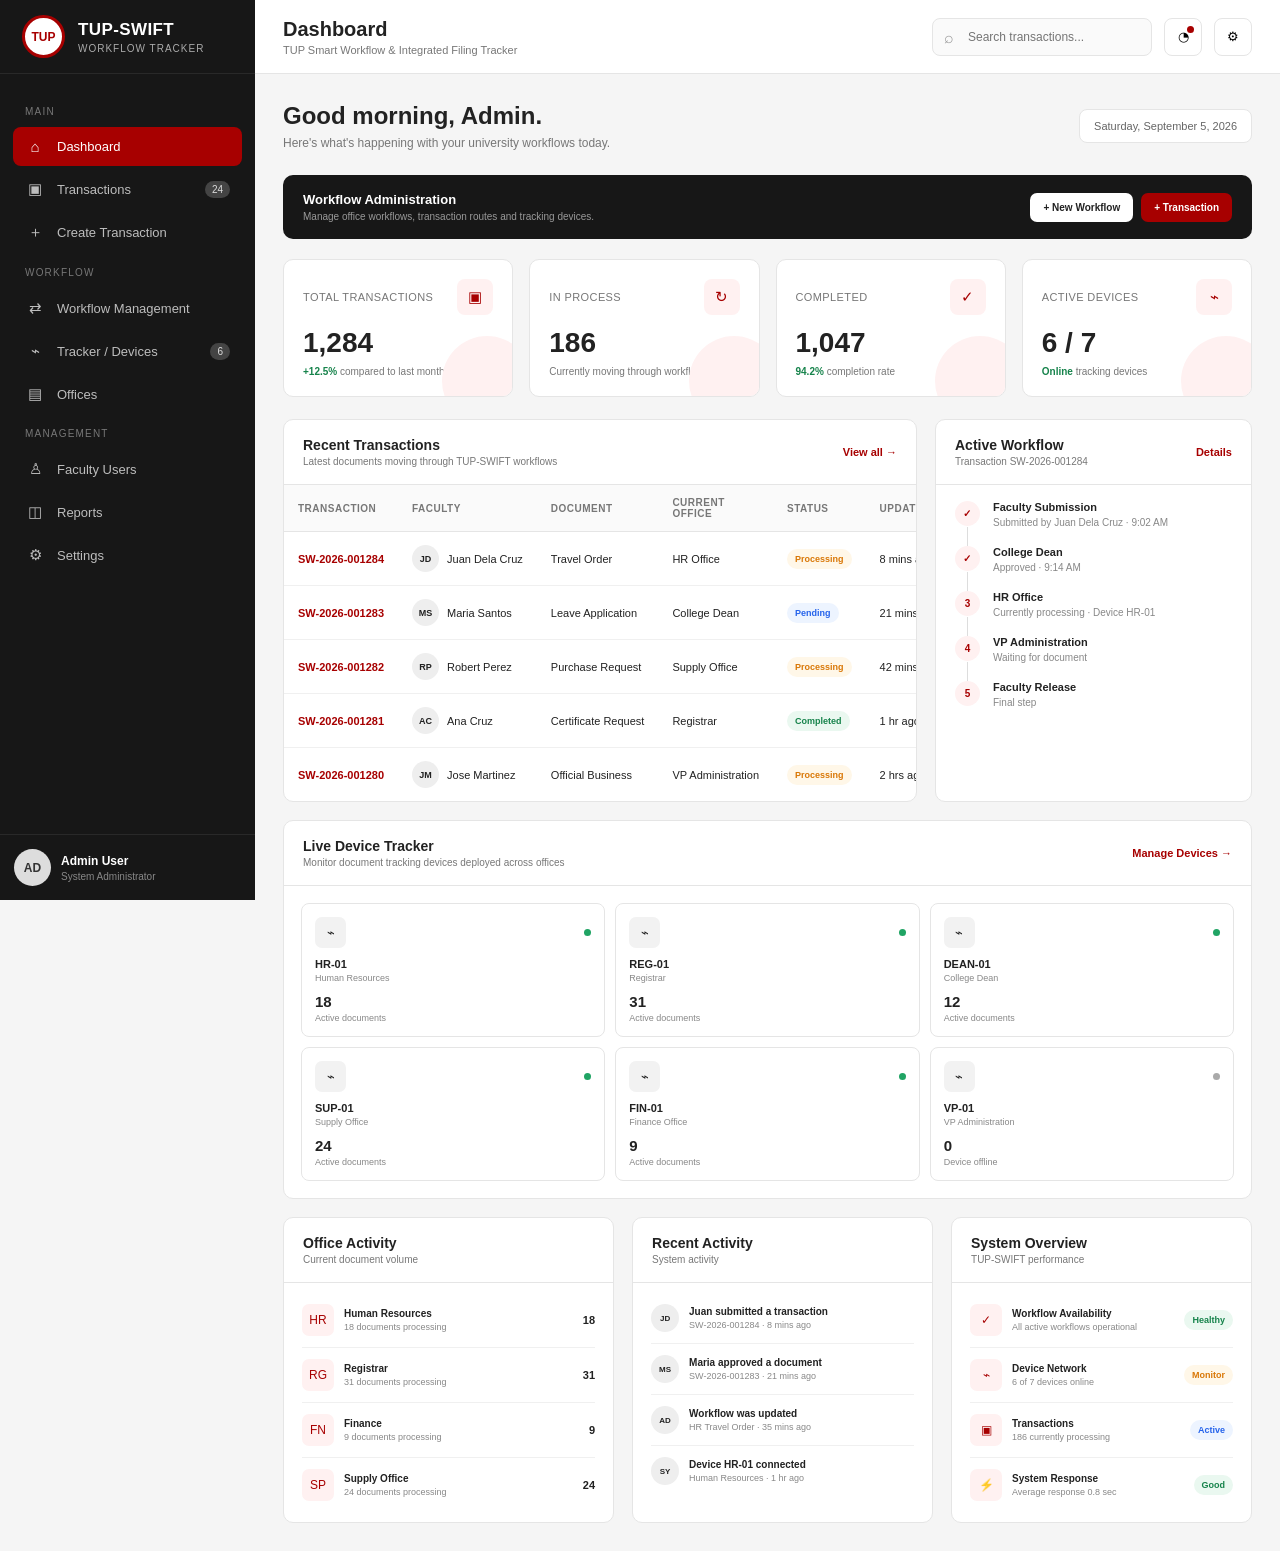
<file: pages/tup-swift.html>
<!DOCTYPE html>
<html lang="en">
<head>
    <meta charset="UTF-8">
    <meta name="viewport" content="width=device-width, initial-scale=1.0">

    <title>TUP-SWIFT | Dashboard</title>
     <link rel="stylesheet" href="../css/swift.css">
     <link rel="icon" type="image/png" href="../images/rd.png">
</head>

<body>

<div class="app">

    <!-- =========================================================
         SIDEBAR
    ========================================================== -->

    <aside class="sidebar" id="sidebar">

        <div class="sidebar-brand">

            <div class="tup-logo">
                TUP
            </div>

            <div class="brand-text">
                <h2>TUP-SWIFT</h2>
                <span>Workflow Tracker</span>
            </div>

        </div>

        <div class="sidebar-content">

            <div class="menu-label">
                Main
            </div>

            <button class="nav-item active">
                <span class="nav-icon">⌂</span>
                Dashboard
            </button>

            <button class="nav-item">
                <span class="nav-icon">▣</span>
                Transactions
                <span class="nav-badge">24</span>
            </button>

            <button class="nav-item">
                <span class="nav-icon">＋</span>
                Create Transaction
            </button>

            <div class="menu-label">
                Workflow
            </div>

            <button class="nav-item">
                <span class="nav-icon">⇄</span>
                Workflow Management
            </button>

            <button class="nav-item">
                <span class="nav-icon">⌁</span>
                Tracker / Devices
                <span class="nav-badge">6</span>
            </button>

            <button class="nav-item">
                <span class="nav-icon">▤</span>
                Offices
            </button>

            <div class="menu-label">
                Management
            </div>

            <button class="nav-item">
                <span class="nav-icon">♙</span>
                Faculty Users
            </button>

            <button class="nav-item">
                <span class="nav-icon">◫</span>
                Reports
            </button>

            <button class="nav-item">
                <span class="nav-icon">⚙</span>
                Settings
            </button>

        </div>

        <div class="sidebar-user">

            <div class="user-card">

                <div class="avatar">
                    AD
                </div>

                <div class="user-info">
                    <strong>Admin User</strong>
                    <span>System Administrator</span>
                </div>

            </div>

        </div>

    </aside>

    <div class="sidebar-overlay" id="overlay"></div>

    <!-- =========================================================
         MAIN
    ========================================================== -->

    <main class="main">

        <!-- TOPBAR -->

        <header class="topbar">

            <div class="topbar-left">

                <button class="mobile-menu" id="mobileMenu">
                    ☰
                </button>

                <div class="page-title">

                    <h1>Dashboard</h1>

                    <p>
                        TUP Smart Workflow &amp; Integrated Filing Tracker
                    </p>

                </div>

            </div>

            <div class="topbar-right">

                <div class="search">

                    <span>⌕</span>

                    <input
                        type="text"
                        id="searchInput"
                        placeholder="Search transactions..."
                    >

                </div>

                <button class="icon-btn">
                    ◔
                    <span class="notification-dot"></span>
                </button>

                <button class="icon-btn">
                    ⚙
                </button>

            </div>

        </header>


        <!-- CONTENT -->

        <section class="content">

            <!-- WELCOME -->

            <div class="welcome">

                <div>
                    <h2>Good morning, Admin.</h2>

                    <p>
                        Here's what's happening with your university workflows today.
                    </p>
                </div>

                <div class="date-label">
                    Saturday, September 5, 2026
                </div>

            </div>


            <!-- ADMIN ACTION BANNER -->

            <div class="admin-banner">

                <div>

                    <h3>
                        Workflow Administration
                    </h3>

                    <p>
                        Manage office workflows, transaction routes and tracking devices.
                    </p>

                </div>

                <div class="admin-actions">

                    <button class="btn btn-white" onclick="openModal('workflowModal')">
                        + New Workflow
                    </button>

                    <button class="btn btn-red" onclick="openModal('transactionModal')">
                        + Transaction
                    </button>

                </div>

            </div>


            <!-- STATISTICS -->

            <div class="stats-grid">

                <div class="stat-card">

                    <div class="stat-top">

                        <span class="stat-label">
                            Total Transactions
                        </span>

                        <div class="stat-icon">
                            ▣
                        </div>

                    </div>

                    <div class="stat-number">
                        1,284
                    </div>

                    <div class="stat-footer">
                        <strong>+12.5%</strong> compared to last month
                    </div>

                </div>


                <div class="stat-card">

                    <div class="stat-top">

                        <span class="stat-label">
                            In Process
                        </span>

                        <div class="stat-icon">
                            ↻
                        </div>

                    </div>

                    <div class="stat-number">
                        186
                    </div>

                    <div class="stat-footer">
                        Currently moving through workflows
                    </div>

                </div>


                <div class="stat-card">

                    <div class="stat-top">

                        <span class="stat-label">
                            Completed
                        </span>

                        <div class="stat-icon">
                            ✓
                        </div>

                    </div>

                    <div class="stat-number">
                        1,047
                    </div>

                    <div class="stat-footer">
                        <strong>94.2%</strong> completion rate
                    </div>

                </div>


                <div class="stat-card">

                    <div class="stat-top">

                        <span class="stat-label">
                            Active Devices
                        </span>

                        <div class="stat-icon">
                            ⌁
                        </div>

                    </div>

                    <div class="stat-number">
                        6 / 7
                    </div>

                    <div class="stat-footer">
                        <strong>Online</strong> tracking devices
                    </div>

                </div>

            </div>


            <!-- MAIN GRID -->

            <div class="dashboard-grid">


                <!-- TRANSACTIONS -->

                <div class="card">

                    <div class="card-header">

                        <div>
                            <h3>Recent Transactions</h3>

                            <p>
                                Latest documents moving through TUP-SWIFT workflows
                            </p>
                        </div>

                        <button class="view-all">
                            View all →
                        </button>

                    </div>


                    <div class="table-wrap">

                        <table id="transactionTable">

                            <thead>

                                <tr>

                                    <th>Transaction</th>
                                    <th>Faculty</th>
                                    <th>Document</th>
                                    <th>Current Office</th>
                                    <th>Status</th>
                                    <th>Updated</th>

                                </tr>

                            </thead>

                            <tbody>

                                <tr>

                                    <td class="transaction-id">
                                        SW-2026-001284
                                    </td>

                                    <td>

                                        <div class="faculty-cell">

                                            <div class="small-avatar">
                                                JD
                                            </div>

                                            Juan Dela Cruz

                                        </div>

                                    </td>

                                    <td>
                                        Travel Order
                                    </td>

                                    <td>
                                        HR Office
                                    </td>

                                    <td>
                                        <span class="status processing">
                                            Processing
                                        </span>
                                    </td>

                                    <td>
                                        8 mins ago
                                    </td>

                                </tr>


                                <tr>

                                    <td class="transaction-id">
                                        SW-2026-001283
                                    </td>

                                    <td>

                                        <div class="faculty-cell">

                                            <div class="small-avatar">
                                                MS
                                            </div>

                                            Maria Santos

                                        </div>

                                    </td>

                                    <td>
                                        Leave Application
                                    </td>

                                    <td>
                                        College Dean
                                    </td>

                                    <td>
                                        <span class="status pending">
                                            Pending
                                        </span>
                                    </td>

                                    <td>
                                        21 mins ago
                                    </td>

                                </tr>


                                <tr>

                                    <td class="transaction-id">
                                        SW-2026-001282
                                    </td>

                                    <td>

                                        <div class="faculty-cell">

                                            <div class="small-avatar">
                                                RP
                                            </div>

                                            Robert Perez

                                        </div>

                                    </td>

                                    <td>
                                        Purchase Request
                                    </td>

                                    <td>
                                        Supply Office
                                    </td>

                                    <td>
                                        <span class="status processing">
                                            Processing
                                        </span>
                                    </td>

                                    <td>
                                        42 mins ago
                                    </td>

                                </tr>


                                <tr>

                                    <td class="transaction-id">
                                        SW-2026-001281
                                    </td>

                                    <td>

                                        <div class="faculty-cell">

                                            <div class="small-avatar">
                                                AC
                                            </div>

                                            Ana Cruz

                                        </div>

                                    </td>

                                    <td>
                                        Certificate Request
                                    </td>

                                    <td>
                                        Registrar
                                    </td>

                                    <td>
                                        <span class="status completed">
                                            Completed
                                        </span>
                                    </td>

                                    <td>
                                        1 hr ago
                                    </td>

                                </tr>


                                <tr>

                                    <td class="transaction-id">
                                        SW-2026-001280
                                    </td>

                                    <td>

                                        <div class="faculty-cell">

                                            <div class="small-avatar">
                                                JM
                                            </div>

                                            Jose Martinez

                                        </div>

                                    </td>

                                    <td>
                                        Official Business
                                    </td>

                                    <td>
                                        VP Administration
                                    </td>

                                    <td>
                                        <span class="status processing">
                                            Processing
                                        </span>
                                    </td>

                                    <td>
                                        2 hrs ago
                                    </td>

                                </tr>

                            </tbody>

                        </table>

                    </div>

                </div>


                <!-- WORKFLOW -->

                <div class="card">

                    <div class="card-header">

                        <div>

                            <h3>Active Workflow</h3>

                            <p>
                                Transaction SW-2026-001284
                            </p>

                        </div>

                        <button class="view-all">
                            Details
                        </button>

                    </div>


                    <div class="workflow-list">

                        <div class="workflow-item">

                            <div class="workflow-line"></div>

                            <div class="workflow-dot">
                                ✓
                            </div>

                            <div class="workflow-info">

                                <strong>
                                    Faculty Submission
                                </strong>

                                <span>
                                    Submitted by Juan Dela Cruz · 9:02 AM
                                </span>

                            </div>

                        </div>


                        <div class="workflow-item">

                            <div class="workflow-line"></div>

                            <div class="workflow-dot">
                                ✓
                            </div>

                            <div class="workflow-info">

                                <strong>
                                    College Dean
                                </strong>

                                <span>
                                    Approved · 9:14 AM
                                </span>

                            </div>

                        </div>


                        <div class="workflow-item">

                            <div class="workflow-line"></div>

                            <div class="workflow-dot">
                                3
                            </div>

                            <div class="workflow-info">

                                <strong>
                                    HR Office
                                </strong>

                                <span>
                                    Currently processing · Device HR-01
                                </span>

                            </div>

                        </div>


                        <div class="workflow-item">

                            <div class="workflow-line"></div>

                            <div class="workflow-dot">
                                4
                            </div>

                            <div class="workflow-info">

                                <strong>
                                    VP Administration
                                </strong>

                                <span>
                                    Waiting for document
                                </span>

                            </div>

                        </div>


                        <div class="workflow-item">

                            <div class="workflow-dot">
                                5
                            </div>

                            <div class="workflow-info">

                                <strong>
                                    Faculty Release
                                </strong>

                                <span>
                                    Final step
                                </span>

                            </div>

                        </div>

                    </div>

                </div>

            </div>


            <!-- TRACKING DEVICES -->

            <div class="card tracker-card">

                <div class="card-header">

                    <div>

                        <h3>
                            Live Device Tracker
                        </h3>

                        <p>
                            Monitor document tracking devices deployed across offices
                        </p>

                    </div>

                    <button class="view-all">
                        Manage Devices →
                    </button>

                </div>


                <div class="tracker-grid">

                    <div class="device">

                        <div class="device-top">

                            <div class="device-icon">
                                ⌁
                            </div>

                            <span class="online"></span>

                        </div>

                        <h4>
                            HR-01
                        </h4>

                        <p>
                            Human Resources
                        </p>

                        <div class="device-count">
                            18
                        </div>

                        <p>
                            Active documents
                        </p>

                    </div>


                    <div class="device">

                        <div class="device-top">

                            <div class="device-icon">
                                ⌁
                            </div>

                            <span class="online"></span>

                        </div>

                        <h4>
                            REG-01
                        </h4>

                        <p>
                            Registrar
                        </p>

                        <div class="device-count">
                            31
                        </div>

                        <p>
                            Active documents
                        </p>

                    </div>


                    <div class="device">

                        <div class="device-top">

                            <div class="device-icon">
                                ⌁
                            </div>

                            <span class="online"></span>

                        </div>

                        <h4>
                            DEAN-01
                        </h4>

                        <p>
                            College Dean
                        </p>

                        <div class="device-count">
                            12
                        </div>

                        <p>
                            Active documents
                        </p>

                    </div>


                    <div class="device">

                        <div class="device-top">

                            <div class="device-icon">
                                ⌁
                            </div>

                            <span class="online"></span>

                        </div>

                        <h4>
                            SUP-01
                        </h4>

                        <p>
                            Supply Office
                        </p>

                        <div class="device-count">
                            24
                        </div>

                        <p>
                            Active documents
                        </p>

                    </div>


                    <div class="device">

                        <div class="device-top">

                            <div class="device-icon">
                                ⌁
                            </div>

                            <span class="online"></span>

                        </div>

                        <h4>
                            FIN-01
                        </h4>

                        <p>
                            Finance Office
                        </p>

                        <div class="device-count">
                            9
                        </div>

                        <p>
                            Active documents
                        </p>

                    </div>


                    <div class="device">

                        <div class="device-top">

                            <div class="device-icon">
                                ⌁
                            </div>

                            <span class="offline"></span>

                        </div>

                        <h4>
                            VP-01
                        </h4>

                        <p>
                            VP Administration
                        </p>

                        <div class="device-count">
                            0
                        </div>

                        <p>
                            Device offline
                        </p>

                    </div>

                </div>

            </div>


            <!-- BOTTOM GRID -->

            <div class="bottom-grid">


                <!-- OFFICES -->

                <div class="card">

                    <div class="card-header">

                        <div>

                            <h3>
                                Office Activity
                            </h3>

                            <p>
                                Current document volume
                            </p>

                        </div>

                    </div>


                    <div class="office-list">

                        <div class="office-row">

                            <div class="office-icon">
                                HR
                            </div>

                            <div class="office-info">

                                <strong>
                                    Human Resources
                                </strong>

                                <span>
                                    18 documents processing
                                </span>

                            </div>

                            <div class="office-number">
                                18
                            </div>

                        </div>


                        <div class="office-row">

                            <div class="office-icon">
                                RG
                            </div>

                            <div class="office-info">

                                <strong>
                                    Registrar
                                </strong>

                                <span>
                                    31 documents processing
                                </span>

                            </div>

                            <div class="office-number">
                                31
                            </div>

                        </div>


                        <div class="office-row">

                            <div class="office-icon">
                                FN
                            </div>

                            <div class="office-info">

                                <strong>
                                    Finance
                                </strong>

                                <span>
                                    9 documents processing
                                </span>

                            </div>

                            <div class="office-number">
                                9
                            </div>

                        </div>


                        <div class="office-row">

                            <div class="office-icon">
                                SP
                            </div>

                            <div class="office-info">

                                <strong>
                                    Supply Office
                                </strong>

                                <span>
                                    24 documents processing
                                </span>

                            </div>

                            <div class="office-number">
                                24
                            </div>

                        </div>

                    </div>

                </div>


                <!-- RECENT ACTIVITY -->

                <div class="card">

                    <div class="card-header">

                        <div>

                            <h3>
                                Recent Activity
                            </h3>

                            <p>
                                System activity
                            </p>

                        </div>

                    </div>


                    <div class="activity-list">

                        <div class="activity-row">

                            <div class="activity-avatar">
                                JD
                            </div>

                            <div class="activity-info">

                                <strong>
                                    Juan submitted a transaction
                                </strong>

                                <span>
                                    SW-2026-001284 · 8 mins ago
                                </span>

                            </div>

                        </div>


                        <div class="activity-row">

                            <div class="activity-avatar">
                                MS
                            </div>

                            <div class="activity-info">

                                <strong>
                                    Maria approved a document
                                </strong>

                                <span>
                                    SW-2026-001283 · 21 mins ago
                                </span>

                            </div>

                        </div>


                        <div class="activity-row">

                            <div class="activity-avatar">
                                AD
                            </div>

                            <div class="activity-info">

                                <strong>
                                    Workflow was updated
                                </strong>

                                <span>
                                    HR Travel Order · 35 mins ago
                                </span>

                            </div>

                        </div>


                        <div class="activity-row">

                            <div class="activity-avatar">
                                SY
                            </div>

                            <div class="activity-info">

                                <strong>
                                    Device HR-01 connected
                                </strong>

                                <span>
                                    Human Resources · 1 hr ago
                                </span>

                            </div>

                        </div>

                    </div>

                </div>


                <!-- SYSTEM SUMMARY -->

                <div class="card">

                    <div class="card-header">

                        <div>

                            <h3>
                                System Overview
                            </h3>

                            <p>
                                TUP-SWIFT performance
                            </p>

                        </div>

                    </div>


                    <div class="office-list">

                        <div class="office-row">

                            <div class="office-icon">
                                ✓
                            </div>

                            <div class="office-info">

                                <strong>
                                    Workflow Availability
                                </strong>

                                <span>
                                    All active workflows operational
                                </span>

                            </div>

                            <span class="status completed">
                                Healthy
                            </span>

                        </div>


                        <div class="office-row">

                            <div class="office-icon">
                                ⌁
                            </div>

                            <div class="office-info">

                                <strong>
                                    Device Network
                                </strong>

                                <span>
                                    6 of 7 devices online
                                </span>

                            </div>

                            <span class="status processing">
                                Monitor
                            </span>

                        </div>


                        <div class="office-row">

                            <div class="office-icon">
                                ▣
                            </div>

                            <div class="office-info">

                                <strong>
                                    Transactions
                                </strong>

                                <span>
                                    186 currently processing
                                </span>

                            </div>

                            <span class="status pending">
                                Active
                            </span>

                        </div>


                        <div class="office-row">

                            <div class="office-icon">
                                ⚡
                            </div>

                            <div class="office-info">

                                <strong>
                                    System Response
                                </strong>

                                <span>
                                    Average response 0.8 sec
                                </span>

                            </div>

                            <span class="status completed">
                                Good
                            </span>

                        </div>

                    </div>

                </div>

            </div>

        </section>

    </main>

</div>


<!-- =============================================================
     WORKFLOW MODAL
============================================================== -->

<div class="modal" id="workflowModal">

    <div class="modal-box">

        <div class="modal-header">

            <div>

                <h3>
                    Create Workflow
                </h3>

                <p>
                    Add a new transaction workflow
                </p>

            </div>

            <button onclick="closeModal('workflowModal')">
                ×
            </button>

        </div>


        <div class="modal-body">

            <label>
                Workflow Name
            </label>

            <input
                type="text"
                placeholder="e.g. Travel Order"
            >


            <label>
                Description
            </label>

            <textarea
                placeholder="Describe this workflow..."
            ></textarea>


            <label>
                Starting Office
            </label>

            <select>

                <option>
                    Faculty
                </option>

                <option>
                    College Dean
                </option>

                <option>
                    Department Office
                </option>

            </select>


            <label>
                Final Office
            </label>

            <select>

                <option>
                    Human Resources
                </option>

                <option>
                    Registrar
                </option>

                <option>
                    Finance
                </option>

                <option>
                    VP Administration
                </option>

            </select>

        </div>


        <div class="modal-footer">

            <button
                class="btn btn-white"
                onclick="closeModal('workflowModal')"
            >
                Cancel
            </button>

            <button
                class="btn btn-red"
                onclick="saveWorkflow()"
            >
                Create Workflow
            </button>

        </div>

    </div>

</div>


<!-- =============================================================
     TRANSACTION MODAL
============================================================== -->

<div class="modal" id="transactionModal">

    <div class="modal-box">

        <div class="modal-header">

            <div>

                <h3>
                    Create Transaction
                </h3>

                <p>
                    Start a new TUP-SWIFT transaction
                </p>

            </div>

            <button onclick="closeModal('transactionModal')">
                ×
            </button>

        </div>


        <div class="modal-body">

            <label>
                Workflow
            </label>

            <select>

                <option>
                    Travel Order
                </option>

                <option>
                    Leave Application
                </option>

                <option>
                    Purchase Request
                </option>

                <option>
                    Certificate Request
                </option>

                <option>
                    Official Business
                </option>

            </select>


            <label>
                Document Title
            </label>

            <input
                type="text"
                placeholder="Enter document title"
            >


            <label>
                Purpose
            </label>

            <textarea
                placeholder="Enter transaction details..."
            ></textarea>

        </div>


        <div class="modal-footer">

            <button
                class="btn btn-white"
                onclick="closeModal('transactionModal')"
            >
                Cancel
            </button>

            <button
                class="btn btn-red"
                onclick="createTransaction()"
            >
                Create Transaction
            </button>

        </div>

    </div>

</div>


<script src="../js/swift.js"></script>

</body>
</html>
</file>
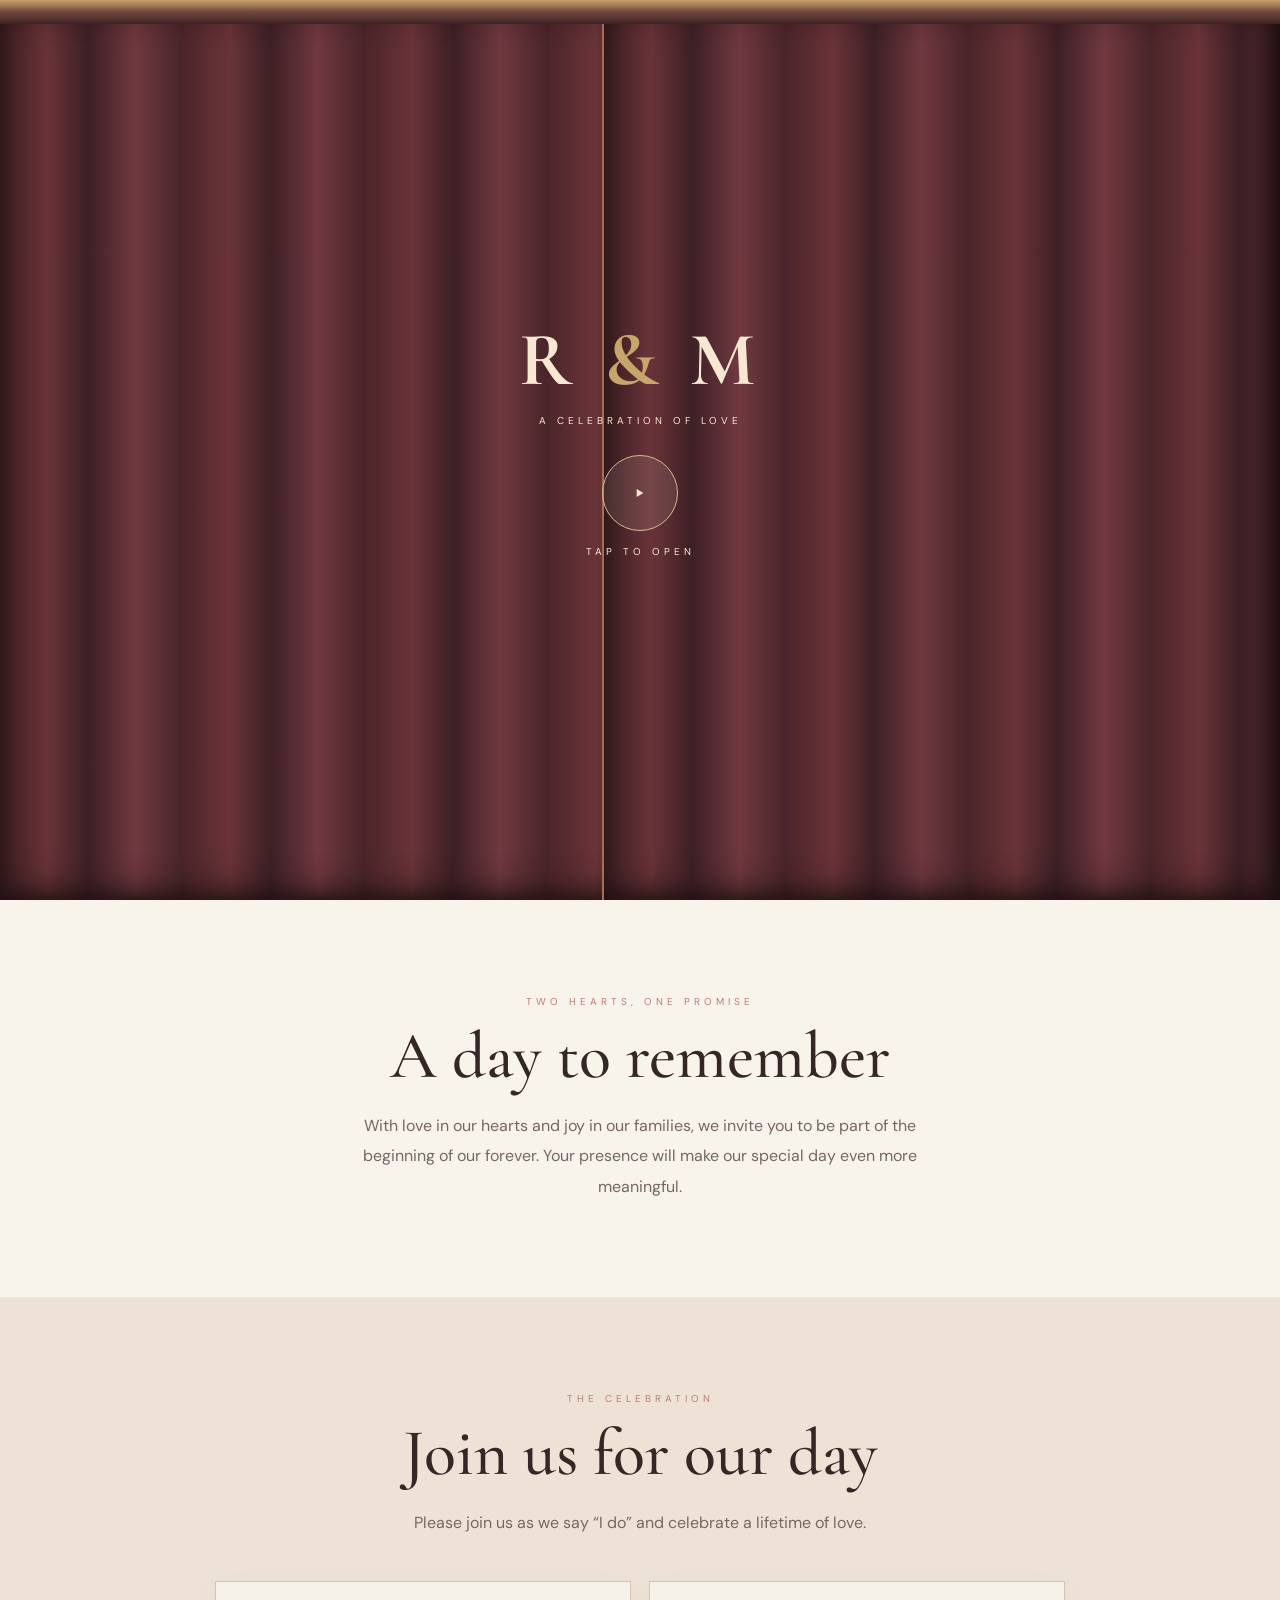
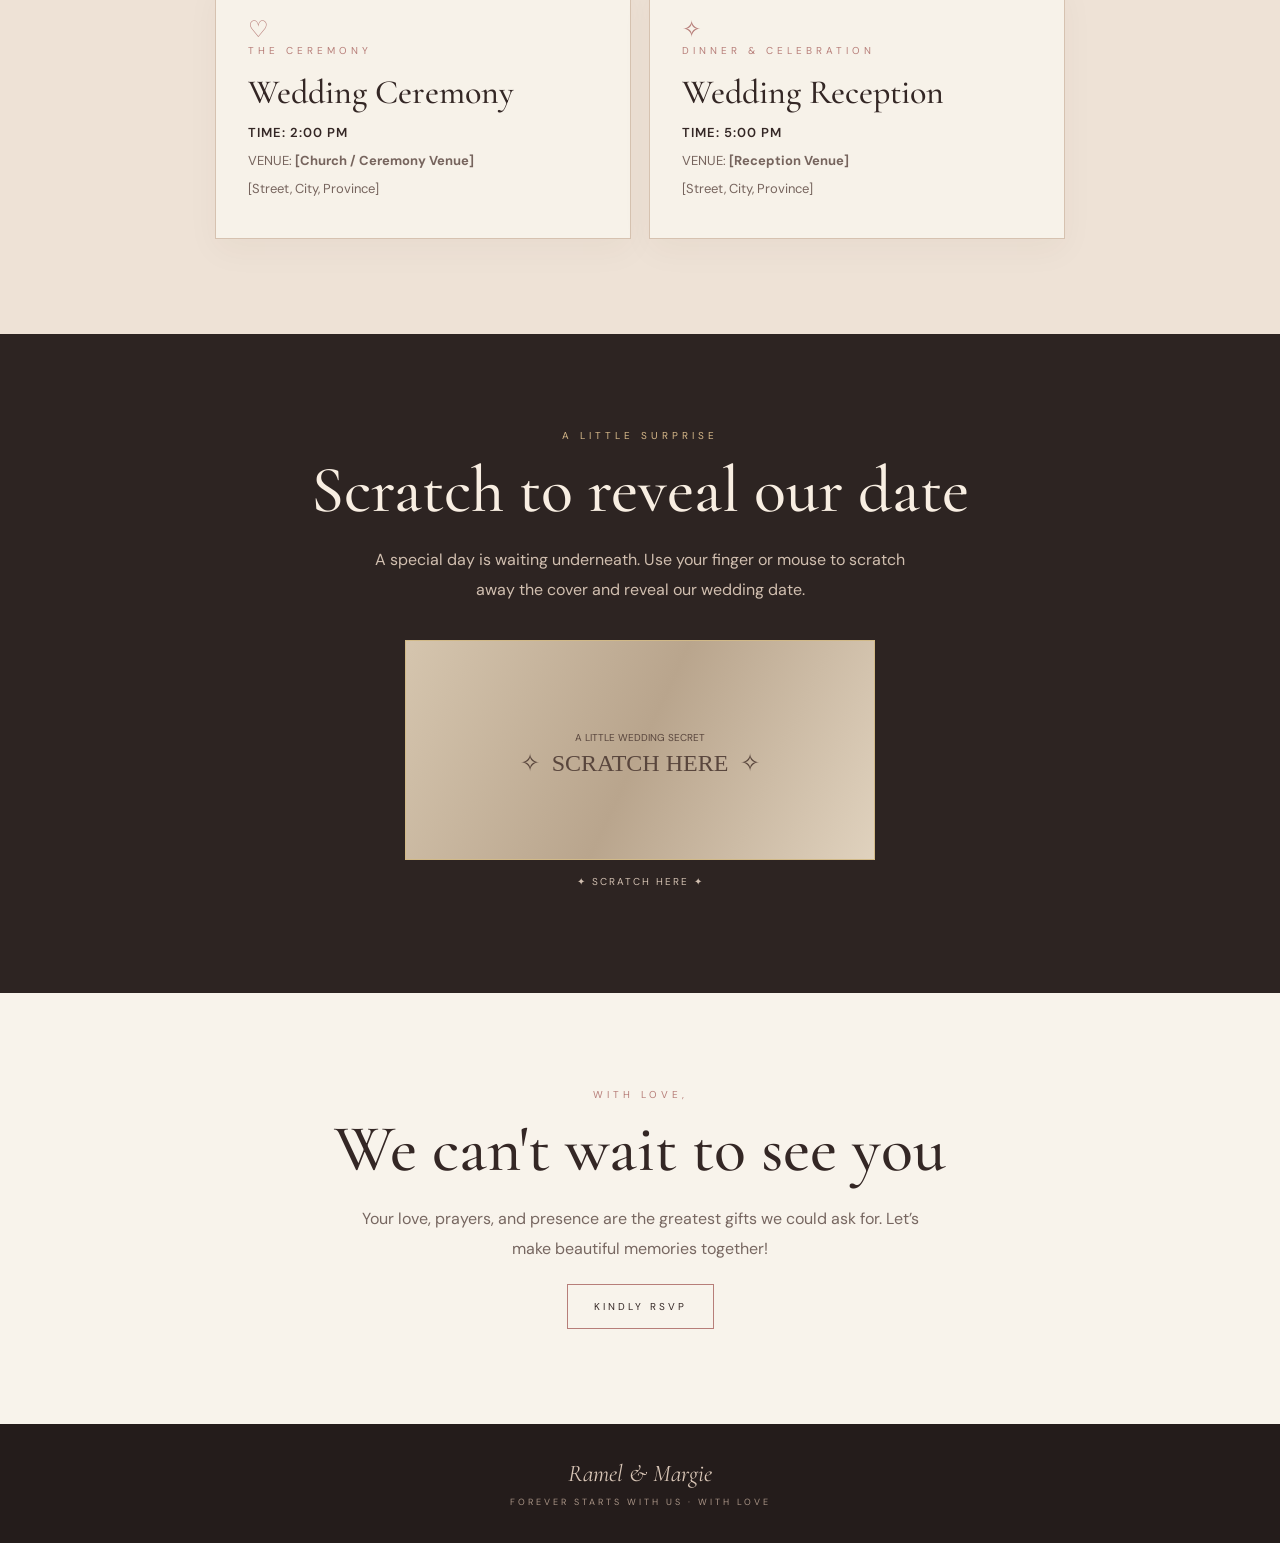
<file: pages/wedinvi.html>
<!DOCTYPE html>
<html lang="en">
<head>
<meta charset="UTF-8">
<meta name="viewport" content="width=device-width, initial-scale=1.0">
<meta name="theme-color" content="#241c1b">
<title>Ramel & Margie — Wedding Invitation</title>
<style>
@import url('https://fonts.googleapis.com/css2?family=Cormorant+Garamond:wght@400;500;600;700&family=DM+Sans:wght@400;500;600&display=swap');
@import url('https://unpkg.com/boxicons@2.1.4/css/boxicons.min.css');
:root{--ink:#342725;--cream:#f8f3eb;--rose:#b77e79;--gold:#c6a66b;--muted:#82716a}
*{box-sizing:border-box}html{scroll-behavior:smooth}body{margin:0;background:var(--cream);color:var(--ink);font-family:'DM Sans',sans-serif}body.locked{overflow:hidden}button{font:inherit}.intro{position:fixed;inset:0;z-index:20;background:#211817;display:grid;place-items:center;overflow:hidden;transition:visibility 1.4s}.intro.done{visibility:hidden;pointer-events:none}.curtain{position:absolute;inset:0;display:flex;filter:drop-shadow(0 0 20px #0008)}.drape{position:absolute;top:0;bottom:0;width:53%;background:repeating-linear-gradient(90deg,#4c252a 0,#6a3439 7%,#3d2025 13%,#713940 20%,#48252a 27%);box-shadow:inset 0 0 45px #1c0f10,inset -12px 0 22px #1d1011;transition:transform 1.8s cubic-bezier(.76,0,.24,1)}.drape.left{left:0;border-right:2px solid #a66d58}.drape.right{right:0;border-left:2px solid #a66d58}.intro.open .drape.left{transform:translateX(-103%)}.intro.open .drape.right{transform:translateX(103%)}.curtain-top{position:absolute;top:0;left:0;right:0;height:24px;background:linear-gradient(#c7a06b,#70473e,#3d2223);z-index:2}.intro-content{z-index:3;text-align:center;color:#f8e8d2;padding:24px;transition:opacity .5s,transform .5s}.intro.open .intro-content{opacity:0;transform:scale(.9)}.monogram{font-family:'Cormorant Garamond',serif;font-size:clamp(42px,8vw,76px);letter-spacing:7px;margin:0 0 8px}.intro-content p{letter-spacing:4px;text-transform:uppercase;font-size:10px;margin:0 0 28px}.play-button{width:76px;height:76px;border:1px solid #d8bb8d;border-radius:50%;background:#f4e7d51a;color:#f8e8d2;cursor:pointer;display:grid;place-items:center;margin:auto;transition:background .25s,transform .25s}.play-button:hover{background:#f4e7d52b;transform:scale(1.06)}.play-button svg{margin-left:4px}.open-label{font-size:10px;letter-spacing:3px;margin-top:14px!important}.hero{min-height:100svh;display:grid;place-items:center;text-align:center;padding:90px 24px 70px;position:relative;background:radial-gradient(ellipse at center,#fffdf9 0%,#f2e6d8 75%);overflow:hidden}.hero:before,.hero:after{content:"";position:absolute;width:min(38vw,300px);height:min(38vw,300px);border:1px solid #c6a66b80;border-radius:50%;pointer-events:none}.hero:before{top:28px;left:28px}.hero:after{right:28px;bottom:28px}.eyebrow{font-size:10px;letter-spacing:4px;text-transform:uppercase;color:var(--rose)}.hero h1{font:500 clamp(58px,11vw,120px)/.85 'Cormorant Garamond',serif;margin:30px 0 22px;letter-spacing:-2px}.amp{display:block;color:var(--gold);font-style:italic;font-size:.68em;margin:12px}.hero .date-line{letter-spacing:3px;text-transform:uppercase;font-size:11px;margin-top:30px}.ornament{color:var(--gold);font-size:25px;letter-spacing:8px}.scroll-hint{position:absolute;bottom:25px;left:0;right:0;font-size:9px;letter-spacing:3px;text-transform:uppercase;color:var(--muted)}.section{padding:95px 22px;text-align:center}.section-inner{max-width:850px;margin:auto}.section h2{font:500 clamp(42px,7vw,66px)/1 'Cormorant Garamond',serif;margin:15px 0 22px}.intro-copy{max-width:570px;line-height:1.9;color:#776761;margin:0 auto}.details{background:#eee2d6}.event-grid{display:grid;grid-template-columns:repeat(2,minmax(0,1fr));gap:18px;margin-top:42px;text-align:left}.event-card{padding:32px;border:1px solid #d6c2b0;background:rgba(248,243,235,.92);box-shadow:0 12px 32px rgba(70,44,35,.04);transition:transform .25s,box-shadow .25s}.event-card:hover{transform:translateY(-3px);box-shadow:0 18px 36px rgba(70,44,35,.08)}.event-card .symbol{font-size:23px;color:var(--rose)}.event-card h3{font:500 34px 'Cormorant Garamond',serif;margin:15px 0 8px}.event-card p{color:#76645d;font-size:13px;line-height:1.8;margin:5px 0}.event-card .time{color:var(--ink);font-weight:600;letter-spacing:1px}.scratch-section{background:#2d2422;color:#f8eee2}.scratch-section .eyebrow{color:#d7b98a}.scratch-section .intro-copy{color:#d1bfb0}.scratch-wrap{max-width:470px;margin:34px auto 0}.scratch-card{position:relative;height:220px;background:#f8f0e5;color:var(--ink);overflow:hidden;display:grid;place-items:center;border:1px solid #d1b987}.scratch-reveal{text-align:center;padding:20px}.scratch-reveal small{font-size:10px;letter-spacing:3px;text-transform:uppercase;color:var(--rose)}.scratch-reveal strong{display:block;font:500 clamp(28px,6vw,42px) 'Cormorant Garamond',serif;margin:10px 0}.scratch-reveal span{font-size:12px;letter-spacing:2px}.scratch-card canvas{position:absolute;inset:0;width:100%;height:100%;touch-action:none;cursor:crosshair}.scratch-instruction{font-size:10px;letter-spacing:2px;color:#d1bfb0;margin-top:15px}.rsvp{background:#f8f3eb}.rsvp-button{display:inline-block;border:1px solid var(--rose);padding:15px 26px;margin-top:20px;color:var(--ink);text-decoration:none;font-size:10px;letter-spacing:3px;text-transform:uppercase;transition:.2s}.rsvp-button:hover{background:var(--rose);color:white}.footer{padding:35px 20px;text-align:center;background:#241c1b;color:#d9c6b7;font:italic 24px 'Cormorant Garamond',serif}.footer small{display:block;font:9px 'DM Sans',sans-serif;letter-spacing:3px;text-transform:uppercase;margin-top:8px;color:#a99486}.reveal{opacity:0;transform:translateY(22px);transition:opacity .8s,transform .8s}.reveal.visible{opacity:1;transform:none}.petal{position:fixed;top:-20px;z-index:30;pointer-events:none;animation:fall linear forwards;opacity:.9}@keyframes fall{to{transform:translateY(110vh) rotate(720deg);opacity:0}}@media(max-width:600px){.event-grid{grid-template-columns:1fr}.event-card{padding:25px}.hero:before{top:15px;left:15px}.hero:after{right:15px;bottom:15px}.section{padding:75px 20px}.intro-content p{letter-spacing:2px}.drape{width:54%}}
@media(prefers-reduced-motion:reduce){*,*:before,*:after{scroll-behavior:auto!important;transition:none!important;animation-duration:.01ms!important}}
</style>
</head>
<body class="locked">
<div class="intro" id="intro" aria-label="Wedding invitation opening curtain">
  <div class="curtain"><div class="curtain-top"></div><div class="drape left"></div><div class="drape right"></div></div>
  <div class="intro-content">
    <h1 class="monogram">R <span style="color:#c6a66b">&</span> M</h1>
    <p>A celebration of love</p>
    <button class="play-button" id="openInvite" aria-label="Open wedding invitation">
      <i class="bx bx-play" aria-hidden="true"></i>
    </button>
    <p class="open-label">Tap to open</p>
  </div>
</div>
<header class="hero">
  <div class="reveal">
    <div class="eyebrow">Together with our families</div>
    <div class="ornament">✦ ❧ ✦</div>
    <h1>Ramel <span class="amp">&</span> Margie</h1>
    <p class="eyebrow">Invite you to celebrate their wedding</p>
    <div class="date-line">Our forever begins here</div>
    <div class="ornament" style="margin-top:28px">— ❦ —</div>
  </div>
  <div class="scroll-hint">Scroll to discover <span>↓</span></div>
</header>
<section class="section reveal">
  <div class="section-inner">
    <div class="eyebrow">Two hearts, one promise</div>
    <h2>A day to remember</h2>
    <p class="intro-copy">With love in our hearts and joy in our families, we invite you to be part of the beginning of our forever. Your presence will make our special day even more meaningful.</p>
  </div>
</section>
<section class="section details">
  <div class="section-inner reveal">
    <div class="eyebrow">The celebration</div>
    <h2>Join us for our day</h2>
    <p class="intro-copy">Please join us as we say “I do” and celebrate a lifetime of love.</p>
    <div class="event-grid">
      <article class="event-card">
        <div class="symbol">♡</div><div class="eyebrow">The ceremony</div>
        <h3>Wedding Ceremony</h3>
        <p class="time">TIME: 2:00 PM</p>
        <p>VENUE: <strong>[Church / Ceremony Venue]</strong></p>
        <p>[Street, City, Province]</p>
      </article>
      <article class="event-card">
        <div class="symbol">✧</div><div class="eyebrow">Dinner & celebration</div>
        <h3>Wedding Reception</h3>
        <p class="time">TIME: 5:00 PM</p>
        <p>VENUE: <strong>[Reception Venue]</strong></p>
        <p>[Street, City, Province]</p>
      </article>
    </div>
  </div>
</section>
<section class="section scratch-section">
  <div class="section-inner reveal">
    <div class="eyebrow">A little surprise</div>
    <h2>Scratch to reveal our date</h2>
    <p class="intro-copy">A special day is waiting underneath. Use your finger or mouse to scratch away the cover and reveal our wedding date.</p>
    <div class="scratch-wrap">
      <div class="scratch-card" id="scratchCard">
        <div class="scratch-reveal">
          <small>Save the date</small>
          <strong>December 12, 2024</strong>
          <span>THURSDAY · [TIME]</span>
        </div>
        <canvas id="scratchCanvas" aria-label="Scratch this surface to reveal the wedding date"></canvas>
      </div>
      <p class="scratch-instruction">✦ SCRATCH HERE ✦</p>
    </div>
  </div>
</section>
<section class="section rsvp">
  <div class="section-inner reveal">
    <div class="eyebrow">With love,</div>
    <h2>We can't wait to see you</h2>
    <p class="intro-copy">Your love, prayers, and presence are the greatest gifts we could ask for. Let’s make beautiful memories together!</p>
    <a class="rsvp-button" href="mailto:your-email@example.com?subject=Wedding%20RSVP%20-%20Ramel%20%26%20Margie">Kindly RSVP</a>
  </div>
</section>
<footer class="footer">Ramel & Margie <small>Forever starts with us · With love</small></footer>
<script>
const intro = document.getElementById('intro');
const openButton = document.getElementById('openInvite');
let opened = false;
openButton.addEventListener('click', () => {
  if (opened) return;
  opened = true;
  intro.classList.add('open');
  document.body.classList.remove('locked');
  setTimeout(() => intro.classList.add('done'), 1900);
  launchConfetti(150);
});
function launchConfetti(count=100){
  const colors=['#b77e79','#c6a66b','#f6e5d0','#fff9ef','#8c5655'];
  for(let i=0;i<count;i++){
    const bit=document.createElement('span');
    bit.className='petal';
    bit.textContent=Math.random()>.5?'✦':'❀';
    bit.style.left=Math.random()*100+'vw';
    bit.style.color=colors[Math.floor(Math.random()*colors.length)];
    bit.style.fontSize=(10+Math.random()*14)+'px';
    bit.style.animationDuration=(2.5+Math.random()*3)+'s';
    bit.style.animationDelay=(Math.random()*.8)+'s';
    document.body.appendChild(bit);
    setTimeout(()=>bit.remove(),6500);
  }
}
const observer=new IntersectionObserver(entries=>{
  entries.forEach(entry=>{if(entry.isIntersecting){entry.target.classList.add('visible');observer.unobserve(entry.target)}});
},{threshold:.12});
document.querySelectorAll('.reveal').forEach(el=>observer.observe(el));

// Scratch-to-reveal date card (mouse + touch).
const canvas=document.getElementById('scratchCanvas');
const ctx=canvas.getContext('2d',{willReadFrequently:true});
let scratching=false, cleared=false;
function setupScratch(){
  const rect=canvas.getBoundingClientRect();
  const dpr=Math.max(1,window.devicePixelRatio||1);
  canvas.width=Math.round(rect.width*dpr);canvas.height=Math.round(rect.height*dpr);
  ctx.setTransform(dpr,0,0,dpr,0,0);
  const grad=ctx.createLinearGradient(0,0,rect.width,rect.height);
  grad.addColorStop(0,'#d5c5ae');grad.addColorStop(.5,'#b9a58d');grad.addColorStop(1,'#e0d2be');
  ctx.globalCompositeOperation='source-over';ctx.fillStyle=grad;ctx.fillRect(0,0,rect.width,rect.height);
  ctx.fillStyle='#59463d';ctx.textAlign='center';ctx.textBaseline='middle';
  ctx.font='10px DM Sans, sans-serif';ctx.fillText('A LITTLE WEDDING SECRET',rect.width/2,rect.height/2-12);
  ctx.font='24px Georgia, serif';ctx.fillText('✧  SCRATCH HERE  ✧',rect.width/2,rect.height/2+15);
  ctx.globalCompositeOperation='destination-out';
}
function scratch(e){
  if(cleared)return;
  const rect=canvas.getBoundingClientRect();
  const point=e.touches?e.touches[0]:e;
  const x=point.clientX-rect.left,y=point.clientY-rect.top;
  ctx.beginPath();ctx.arc(x,y,22,0,Math.PI*2);ctx.fill();
  if(Math.random()<.08) checkScratch();
}
function checkScratch(){
  const rect=canvas.getBoundingClientRect();
  const pixels=ctx.getImageData(0,0,canvas.width,canvas.height).data;
  let transparent=0,total=0;
  for(let i=3;i<pixels.length;i+=4){total++;if(pixels[i]<30)transparent++}
  if(transparent/total>.42){
    cleared=true;canvas.style.transition='opacity .5s';canvas.style.opacity='0';
    setTimeout(()=>canvas.style.display='none',550);
    launchConfetti(55);
  }
}
canvas.addEventListener('pointerdown',e=>{scratching=true;canvas.setPointerCapture(e.pointerId);scratch(e)});
canvas.addEventListener('pointermove',e=>{if(scratching)scratch(e)});
canvas.addEventListener('pointerup',()=>{scratching=false;checkScratch()});
canvas.addEventListener('pointercancel',()=>{scratching=false});
window.addEventListener('resize',()=>{if(!cleared)setupScratch()});
setupScratch();
</script>
</body>
</html>
</file>
<file: css/audisa.css>
/* =====================================================
           RESET
        ===================================================== */

        * {
            margin: 0;
            padding: 0;
            box-sizing: border-box;
        }


        html {
            scroll-behavior: smooth;
        }


        body {

            font-family:
                Inter,
                -apple-system,
                BlinkMacSystemFont,
                "Segoe UI",
                sans-serif;

            background: #0b0f14;

            color: #e5e7eb;

            line-height: 1.6;

            overflow-x: hidden;
        }


        button,
        input {
            font: inherit;
        }


        button {
            cursor: pointer;
        }


        a {
            text-decoration: none;
            color: inherit;
        }


        /* =====================================================
           VARIABLES
        ===================================================== */

        :root {

            --bg: #0b0f14;

            --sidebar: #0f141b;

            --panel: #111820;

            --panel-2: #151c25;

            --border: #27313d;

            --border-light: #202a35;

            --text: #f3f4f6;

            --muted: #8d98a7;

            --muted-2: #647080;

            --blue: #60a5fa;

            --blue-dark: #2563eb;

            --green: #34d399;

            --orange: #f59e0b;

            --red: #f87171;

            --purple: #a78bfa;

        }


        /* =====================================================
           LAYOUT
        ===================================================== */

        .app {

            min-height: 100vh;

            display: flex;
        }


        /* =====================================================
           SIDEBAR
        ===================================================== */

        .sidebar {

            position: fixed;

            left: 0;
            top: 0;

            width: 270px;

            height: 100vh;

            background: var(--sidebar);

            border-right:
                1px solid var(--border);

            padding: 24px 16px;

            z-index: 1000;

            overflow-y: auto;
        }


        /* BRAND */

        .brand {

            display: flex;

            align-items: center;

            gap: 12px;

            padding: 0 10px 25px;

            border-bottom:
                1px solid var(--border);
        }


        .brand-icon {

            width: 42px;
            height: 42px;

            border-radius: 10px;

            background:
                linear-gradient(
                    135deg,
                    #60a5fa,
                    #2563eb
                );

            display: flex;

            align-items: center;
            justify-content: center;

            color: white;

            font-size: 19px;

            font-weight: 800;
        }


        .brand-text {

            display: flex;

            flex-direction: column;

            line-height: 1.2;
        }


        .brand-text strong {

            font-size: 17px;

            color: white;
        }


        .brand-text span {

            font-size: 11px;

            color: var(--muted);
        }


        /* SIDEBAR TITLE */

        .sidebar-title {

            margin:

                25px 10px 10px;

            color: var(--muted-2);

            font-size: 10px;

            font-weight: 700;

            text-transform: uppercase;

            letter-spacing: 1.5px;
        }


        /* SIDEBAR LINKS */

        .sidebar-nav {

            display: flex;

            flex-direction: column;

            gap: 3px;
        }


        .sidebar-link {

            width: 100%;

            padding: 10px 12px;

            display: flex;

            align-items: center;

            gap: 11px;

            color: #9aa5b4;

            border-radius: 7px;

            border: none;

            background: transparent;

            text-align: left;

            font-size: 13px;

            transition: .2s;
        }


        .sidebar-link:hover {

            background: #171e27;

            color: white;
        }


        .sidebar-link.active {

            background:
                rgba(96,165,250,.12);

            color: var(--blue);
        }


        .sidebar-icon {

            width: 20px;

            text-align: center;

            font-size: 15px;
        }


        /* =====================================================
           MAIN
        ===================================================== */

        .main {

            margin-left: 270px;

            width: calc(100% - 270px);

            min-height: 100vh;
        }


        /* =====================================================
           TOP BAR
        ===================================================== */

        .topbar {

            position: sticky;

            top: 0;

            z-index: 500;

            height: 72px;

            background:
                rgba(11,15,20,.92);

            backdrop-filter:
                blur(15px);

            border-bottom:
                1px solid var(--border);

            display: flex;

            align-items: center;

            justify-content: space-between;

            padding: 0 40px;
        }


        .breadcrumb {

            display: flex;

            align-items: center;

            gap: 8px;

            color: var(--muted);

            font-size: 13px;
        }


        .breadcrumb strong {

            color: white;
        }


        .search {

            width: 280px;

            position: relative;
        }


        .search input {

            width: 100%;

            height: 38px;

            padding:
                0 14px 0 38px;

            background: #151b23;

            border:
                1px solid var(--border);

            border-radius: 7px;

            outline: none;

            color: white;

            font-size: 12px;
        }


        .search input:focus {

            border-color:
                var(--blue);
        }


        .search-icon {

            position: absolute;

            left: 13px;

            top: 50%;

            transform:
                translateY(-50%);

            color: var(--muted);

            font-size: 14px;
        }


        /* =====================================================
           HERO
        ===================================================== */

        .hero {

            padding:
                85px 60px 75px;

            border-bottom:
                1px solid var(--border);

            background:

                radial-gradient(
                    circle at 80% 20%,
                    rgba(37,99,235,.12),
                    transparent 35%
                );
        }


        .hero-content {

            max-width: 900px;
        }


        .eyebrow {

            display: inline-flex;

            align-items: center;

            gap: 8px;

            color: var(--blue);

            font-size: 11px;

            font-weight: 700;

            letter-spacing: 1.5px;

            text-transform: uppercase;

            margin-bottom: 15px;
        }


        .eyebrow-dot {

            width: 7px;
            height: 7px;

            border-radius: 50%;

            background:
                var(--green);
        }


        .hero h1 {

            font-size:
                clamp(38px, 5vw, 64px);

            line-height: 1.05;

            letter-spacing: -2px;

            color: white;

            max-width: 850px;
        }


        .hero h1 span {

            color: var(--blue);
        }


        .hero-description {

            max-width: 760px;

            margin-top: 24px;

            color: var(--muted);

            font-size: 16px;

            line-height: 1.8;
        }


        .hero-actions {

            display: flex;

            gap: 10px;

            margin-top: 30px;
        }


        .primary-button {

            border: none;

            background:
                var(--blue-dark);

            color: white;

            padding:
                11px 18px;

            border-radius: 7px;

            font-weight: 700;

            font-size: 12px;

            transition: .2s;
        }


        .primary-button:hover {

            transform:
                translateY(-2px);

            background:
                #1d4ed8;
        }


        .secondary-button {

            border:
                1px solid var(--border);

            background:
                var(--panel);

            color: #c7ced8;

            padding:
                10px 18px;

            border-radius: 7px;

            font-weight: 600;

            font-size: 12px;
        }


        /* =====================================================
           CONTENT
        ===================================================== */

        .content {

            padding:
                65px 60px;

            max-width: 1300px;
        }


        .section {

            margin-bottom: 90px;

            scroll-margin-top: 100px;
        }


        .section-heading {

            margin-bottom: 30px;
        }


        .section-heading small {

            color: var(--blue);

            text-transform: uppercase;

            font-size: 10px;

            font-weight: 800;

            letter-spacing: 1.5px;
        }


        .section-heading h2 {

            margin-top: 7px;

            font-size: 30px;

            color: white;

            letter-spacing: -.5px;
        }


        .section-heading p {

            margin-top: 8px;

            color: var(--muted);

            font-size: 13px;

            max-width: 700px;
        }


        /* =====================================================
           OVERVIEW CARDS
        ===================================================== */

        .overview-grid {

            display: grid;

            grid-template-columns:
                repeat(4, 1fr);

            gap: 14px;
        }


        .overview-card {

            background:
                var(--panel);

            border:
                1px solid var(--border);

            border-radius: 10px;

            padding: 22px;

            transition: .25s;
        }


        .overview-card:hover {

            transform:
                translateY(-3px);

            border-color:
                #344252;
        }


        .overview-icon {

            width: 38px;
            height: 38px;

            display: flex;

            align-items: center;
            justify-content: center;

            background:
                rgba(96,165,250,.1);

            color: var(--blue);

            border-radius: 8px;

            font-size: 16px;
        }


        .overview-card h3 {

            margin-top: 17px;

            font-size: 15px;

            color: white;
        }


        .overview-card p {

            margin-top: 6px;

            font-size: 11px;

            color: var(--muted);

            line-height: 1.7;
        }


        /* =====================================================
           MODULE GRID
        ===================================================== */

        .module-toolbar {

            display: flex;

            align-items: center;

            justify-content: space-between;

            margin-bottom: 18px;

            gap: 15px;
        }


        .filters {

            display: flex;

            flex-wrap: wrap;

            gap: 7px;
        }


        .filter {

            border:
                1px solid var(--border);

            background:
                var(--panel);

            color: var(--muted);

            border-radius: 6px;

            padding:
                7px 11px;

            font-size: 10px;

            transition: .2s;
        }


        .filter:hover,
        .filter.active {

            background:
                rgba(96,165,250,.1);

            border-color:
                rgba(96,165,250,.4);

            color:
                var(--blue);
        }


        .module-count {

            color: var(--muted-2);

            font-size: 11px;

            white-space: nowrap;
        }


        .modules-grid {

            display: grid;

            grid-template-columns:
                repeat(3, 1fr);

            gap: 14px;
        }


        .module-card {

            background:
                var(--panel);

            border:
                1px solid var(--border);

            border-radius: 10px;

            overflow: hidden;

            transition: .25s;
        }


        .module-card:hover {

            border-color:
                #3a4655;

            transform:
                translateY(-2px);
        }


        .module-header {

            padding: 20px;

            display: flex;

            justify-content: space-between;

            align-items: flex-start;
        }


        .module-icon {

            width: 40px;
            height: 40px;

            border-radius: 8px;

            display: flex;

            align-items: center;
            justify-content: center;

            font-size: 17px;

            background:
                rgba(96,165,250,.1);

            color:
                var(--blue);
        }


        .module-status {

            font-size: 9px;

            padding:
                4px 7px;

            border-radius: 20px;

            color:
                var(--green);

            background:
                rgba(52,211,153,.1);
        }


        .module-body {

            padding:
                0 20px 20px;
        }


        .module-body h3 {

            font-size: 15px;

            color: white;
        }


        .module-body p {

            margin-top: 7px;

            font-size: 11px;

            color: var(--muted);

            line-height: 1.7;
        }


        .module-features {

            margin-top: 15px;

            padding-top: 13px;

            border-top:
                1px solid var(--border-light);

            display: flex;

            flex-wrap: wrap;

            gap: 5px;
        }


        .module-feature {

            padding:
                4px 7px;

            border-radius: 4px;

            background:
                #181f28;

            color: #8994a2;

            font-size: 9px;
        }


        /* =====================================================
           WORKFLOW
        ===================================================== */

        .workflow {

            display: grid;

            grid-template-columns:
                repeat(4, 1fr);

            gap: 0;

            background:
                var(--panel);

            border:
                1px solid var(--border);

            border-radius: 10px;

            overflow: hidden;
        }


        .workflow-step {

            padding: 25px;

            position: relative;

            border-right:
                1px solid var(--border);
        }


        .workflow-step:last-child {

            border-right: none;
        }


        .workflow-number {

            font-size: 11px;

            color: var(--blue);

            font-weight: 800;
        }


        .workflow-step h3 {

            margin-top: 15px;

            font-size: 15px;

            color: white;
        }


        .workflow-step p {

            margin-top: 8px;

            color: var(--muted);

            font-size: 11px;

            line-height: 1.7;
        }


        /* =====================================================
           DOCUMENTATION ACCORDION
        ===================================================== */

        .documentation {

            display: flex;

            flex-direction: column;

            gap: 8px;
        }


        .doc-item {

            border:
                1px solid var(--border);

            border-radius: 8px;

            background:
                var(--panel);

            overflow: hidden;
        }


        .doc-title {

            width: 100%;

            border: none;

            background: transparent;

            color: white;

            padding: 18px 20px;

            display: flex;

            justify-content: space-between;

            align-items: center;

            text-align: left;

            font-weight: 600;

            font-size: 13px;
        }


        .doc-title:hover {

            background:
                #151c24;
        }


        .doc-arrow {

            color: var(--muted);

            transition: .2s;
        }


        .doc-item.open
        .doc-arrow {

            transform:
                rotate(180deg);
        }


        .doc-content {

            display: none;

            padding:
                0 20px 20px;

            border-top:
                1px solid var(--border);
        }


        .doc-item.open
        .doc-content {

            display: block;
        }


        .doc-content p {

            color: var(--muted);

            font-size: 12px;

            line-height: 1.8;

            margin-top: 15px;
        }


        .doc-list {

            margin-top: 15px;

            padding-left: 20px;

            color: var(--muted);

            font-size: 12px;
        }


        .doc-list li {

            margin-bottom: 6px;
        }


        /* =====================================================
           SYSTEM FEATURES
        ===================================================== */

        .feature-table {

            width: 100%;

            border-collapse: collapse;

            background:
                var(--panel);

            border:
                1px solid var(--border);

            border-radius: 10px;

            overflow: hidden;

            display: table;
        }


        .feature-table th {

            text-align: left;

            padding: 13px 16px;

            background:
                #161d26;

            color: #9aa5b4;

            font-size: 10px;

            text-transform: uppercase;

            letter-spacing: .7px;
        }


        .feature-table td {

            padding: 14px 16px;

            border-top:
                1px solid var(--border);

            font-size: 11px;

            color: var(--muted);
        }


        .feature-table td:first-child {

            color: white;

            font-weight: 600;
        }


        .status-badge {

            display: inline-block;

            padding:
                3px 7px;

            border-radius: 20px;

            font-size: 8px;
        }


        .status-active {

            color: var(--green);

            background:
                rgba(52,211,153,.1);
        }


        .status-core {

            color: var(--blue);

            background:
                rgba(96,165,250,.1);
        }


        /* =====================================================
           TECH STACK
        ===================================================== */

        .tech-grid {

            display: grid;

            grid-template-columns:
                repeat(5, 1fr);

            gap: 10px;
        }


        .tech {

            background:
                var(--panel);

            border:
                1px solid var(--border);

            border-radius: 8px;

            padding: 18px;

            text-align: center;
        }


        .tech strong {

            display: block;

            color: white;

            font-size: 12px;
        }


        .tech span {

            display: block;

            margin-top: 4px;

            color: var(--muted);

            font-size: 9px;
        }


        /* =====================================================
           FOOTER
        ===================================================== */

        footer {

            border-top:
                1px solid var(--border);

            padding:
                30px 60px;

            color: var(--muted-2);

            font-size: 10px;

            display: flex;

            justify-content: space-between;

            align-items: center;
        }


        footer strong {

            color: #8994a2;
        }


        /* =====================================================
           MOBILE
        ===================================================== */

        .mobile-menu {

            display: none;

            border: none;

            background: transparent;

            color: white;

            font-size: 24px;
        }


        @media (max-width: 1100px) {

            .overview-grid {

                grid-template-columns:
                    repeat(2, 1fr);
            }


            .modules-grid {

                grid-template-columns:
                    repeat(2, 1fr);
            }


            .tech-grid {

                grid-template-columns:
                    repeat(3, 1fr);
            }

        }


        @media (max-width: 800px) {

            .sidebar {

                transform:
                    translateX(-100%);

                transition: .3s;
            }


            .sidebar.open {

                transform:
                    translateX(0);
            }


            .main {

                margin-left: 0;

                width: 100%;
            }


            .mobile-menu {

                display: block;
            }


            .topbar {

                padding:
                    0 20px;
            }


            .search {

                display: none;
            }


            .hero {

                padding:
                    60px 25px;
            }


            .content {

                padding:
                    45px 25px;
            }


            .modules-grid {

                grid-template-columns: 1fr;
            }


            .workflow {

                grid-template-columns: 1fr;
            }


            .workflow-step {

                border-right: none;

                border-bottom:
                    1px solid var(--border);
            }


            .workflow-step:last-child {

                border-bottom: none;
            }


            .tech-grid {

                grid-template-columns:
                    repeat(2, 1fr);
            }


            footer {

                padding:
                    25px;

                flex-direction: column;

                gap: 10px;

                text-align: center;
            }

        }


        @media (max-width: 500px) {

            .overview-grid {

                grid-template-columns: 1fr;
            }


            .hero h1 {

                font-size: 38px;

                letter-spacing: -1.5px;
            }


            .hero-actions {

                flex-direction: column;
            }


            .primary-button,
            .secondary-button {

                text-align: center;
            }


            .module-toolbar {

                align-items: flex-start;

                flex-direction: column;
            }


            .feature-table {

                min-width: 650px;
            }


            .section {

                margin-bottom: 65px;
            }

        }
</file>
<file: css/swift.css>
/* =========================================================
           RESET
        ========================================================= */

        * {
            margin: 0;
            padding: 0;
            box-sizing: border-box;
        }

        :root {
            --tup-red: #a70000;
            --tup-red-dark: #800000;
            --tup-red-light: #fff1f1;

            --dark: #171717;
            --dark-2: #222222;
            --dark-3: #2d2d2d;

            --white: #ffffff;
            --bg: #f5f5f5;
            --border: #e5e5e5;

            --text: #222222;
            --muted: #777777;

            --green: #16834b;
            --green-bg: #eaf8f0;

            --orange: #d97706;
            --orange-bg: #fff7e8;

            --blue: #2563eb;
            --blue-bg: #edf4ff;

            --red-bg: #fff0f0;

            --sidebar-width: 255px;
        }

        body {
            font-family: Arial, Helvetica, sans-serif;
            background: var(--bg);
            color: var(--text);
            min-height: 100vh;
        }

        button,
        input,
        select {
            font-family: inherit;
        }

        button {
            cursor: pointer;
        }

        /* =========================================================
           LAYOUT
        ========================================================= */

        .app {
            display: flex;
            min-height: 100vh;
        }

        /* =========================================================
           SIDEBAR
        ========================================================= */

        .sidebar {
            width: var(--sidebar-width);
            background: var(--dark);
            color: white;
            position: fixed;
            left: 0;
            top: 0;
            bottom: 0;
            z-index: 1000;
            display: flex;
            flex-direction: column;
            transition: transform .3s ease;
        }

        .sidebar-brand {
            height: 74px;
            padding: 0 22px;
            display: flex;
            align-items: center;
            gap: 13px;
            border-bottom: 1px solid rgba(255,255,255,.08);
        }

        .tup-logo {
            width: 43px;
            height: 43px;
            border-radius: 50%;
            background: white;
            color: var(--tup-red);
            display: flex;
            align-items: center;
            justify-content: center;
            font-weight: 900;
            font-size: 12px;
            border: 3px solid var(--tup-red);
        }

        .brand-text h2 {
            font-size: 17px;
            letter-spacing: .4px;
        }

        .brand-text span {
            display: block;
            color: #aaa;
            font-size: 10px;
            margin-top: 3px;
            text-transform: uppercase;
            letter-spacing: 1px;
        }

        .sidebar-content {
            padding: 18px 13px;
            flex: 1;
            overflow-y: auto;
        }

        .menu-label {
            color: #777;
            font-size: 10px;
            text-transform: uppercase;
            letter-spacing: 1.2px;
            padding: 10px 12px;
            margin-top: 4px;
        }

        .nav-item {
            width: 100%;
            border: 0;
            background: transparent;
            color: #bdbdbd;
            display: flex;
            align-items: center;
            gap: 12px;
            padding: 11px 12px;
            border-radius: 8px;
            margin-bottom: 3px;
            text-align: left;
            font-size: 13px;
            transition: .2s;
        }

        .nav-item:hover {
            background: #292929;
            color: white;
        }

        .nav-item.active {
            background: var(--tup-red);
            color: white;
        }

        .nav-icon {
            width: 20px;
            text-align: center;
            font-size: 15px;
        }

        .nav-badge {
            margin-left: auto;
            background: #444;
            color: #ddd;
            border-radius: 20px;
            font-size: 10px;
            padding: 3px 7px;
        }

        .nav-item.active .nav-badge {
            background: rgba(255,255,255,.2);
            color: white;
        }

        .sidebar-user {
            padding: 14px;
            border-top: 1px solid rgba(255,255,255,.08);
        }

        .user-card {
            display: flex;
            align-items: center;
            gap: 10px;
        }

        .avatar {
            width: 37px;
            height: 37px;
            border-radius: 50%;
            background: #ddd;
            color: #333;
            display: flex;
            align-items: center;
            justify-content: center;
            font-weight: bold;
            font-size: 12px;
        }

        .user-info {
            min-width: 0;
        }

        .user-info strong {
            font-size: 12px;
            display: block;
            color: white;
        }

        .user-info span {
            display: block;
            color: #888;
            font-size: 10px;
            margin-top: 3px;
        }

        /* =========================================================
           MAIN
        ========================================================= */

        .main {
            margin-left: var(--sidebar-width);
            flex: 1;
            min-width: 0;
        }

        /* =========================================================
           TOPBAR
        ========================================================= */

        .topbar {
            height: 74px;
            background: white;
            border-bottom: 1px solid var(--border);
            display: flex;
            align-items: center;
            justify-content: space-between;
            padding: 0 28px;
            position: sticky;
            top: 0;
            z-index: 900;
        }

        .topbar-left {
            display: flex;
            align-items: center;
            gap: 15px;
        }

        .mobile-menu {
            display: none;
            border: 0;
            background: transparent;
            font-size: 22px;
        }

        .page-title h1 {
            font-size: 20px;
            font-weight: 700;
        }

        .page-title p {
            font-size: 11px;
            color: var(--muted);
            margin-top: 3px;
        }

        .topbar-right {
            display: flex;
            align-items: center;
            gap: 12px;
        }

        .search {
            position: relative;
        }

        .search input {
            width: 220px;
            height: 38px;
            border: 1px solid var(--border);
            border-radius: 8px;
            padding: 0 12px 0 35px;
            outline: none;
            font-size: 12px;
            background: #fafafa;
        }

        .search span {
            position: absolute;
            left: 12px;
            top: 11px;
            color: #999;
        }

        .icon-btn {
            width: 38px;
            height: 38px;
            border: 1px solid var(--border);
            background: white;
            border-radius: 8px;
            position: relative;
        }

        .notification-dot {
            width: 7px;
            height: 7px;
            background: var(--tup-red);
            border-radius: 50%;
            position: absolute;
            right: 7px;
            top: 7px;
        }

        /* =========================================================
           CONTENT
        ========================================================= */

        .content {
            padding: 28px;
            max-width: 1700px;
            margin: auto;
        }

        .welcome {
            display: flex;
            align-items: center;
            justify-content: space-between;
            margin-bottom: 25px;
        }

        .welcome h2 {
            font-size: 24px;
            margin-bottom: 6px;
        }

        .welcome p {
            color: var(--muted);
            font-size: 12px;
        }

        .date-label {
            font-size: 11px;
            color: #666;
            background: white;
            border: 1px solid var(--border);
            padding: 10px 14px;
            border-radius: 8px;
        }

        /* =========================================================
           STAT CARDS
        ========================================================= */

        .stats-grid {
            display: grid;
            grid-template-columns: repeat(4, 1fr);
            gap: 16px;
            margin-bottom: 22px;
        }

        .stat-card {
            background: white;
            border: 1px solid var(--border);
            border-radius: 10px;
            padding: 19px;
            position: relative;
            overflow: hidden;
        }

        .stat-card::after {
            content: "";
            position: absolute;
            right: -20px;
            bottom: -30px;
            width: 90px;
            height: 90px;
            border-radius: 50%;
            background: var(--tup-red-light);
        }

        .stat-top {
            display: flex;
            align-items: center;
            justify-content: space-between;
        }

        .stat-label {
            color: #777;
            font-size: 11px;
            text-transform: uppercase;
            letter-spacing: .4px;
        }

        .stat-icon {
            width: 36px;
            height: 36px;
            border-radius: 8px;
            display: flex;
            align-items: center;
            justify-content: center;
            background: var(--tup-red-light);
            color: var(--tup-red);
            font-size: 15px;
        }

        .stat-number {
            font-size: 28px;
            font-weight: 700;
            margin-top: 12px;
        }

        .stat-footer {
            margin-top: 7px;
            font-size: 10px;
            color: #777;
        }

        .stat-footer strong {
            color: var(--green);
        }

        /* =========================================================
           GRID
        ========================================================= */

        .dashboard-grid {
            display: grid;
            grid-template-columns: minmax(0, 1.6fr) minmax(300px, .8fr);
            gap: 18px;
        }

        .card {
            background: white;
            border: 1px solid var(--border);
            border-radius: 10px;
            overflow: hidden;
        }

        .card-header {
            padding: 17px 19px;
            border-bottom: 1px solid var(--border);
            display: flex;
            justify-content: space-between;
            align-items: center;
        }

        .card-header h3 {
            font-size: 14px;
        }

        .card-header p {
            font-size: 10px;
            color: var(--muted);
            margin-top: 3px;
        }

        .view-all {
            color: var(--tup-red);
            font-size: 11px;
            text-decoration: none;
            font-weight: bold;
            border: 0;
            background: transparent;
        }

        /* =========================================================
           TRANSACTION TABLE
        ========================================================= */

        .table-wrap {
            overflow-x: auto;
        }

        table {
            width: 100%;
            border-collapse: collapse;
        }

        th {
            background: #fafafa;
            color: #777;
            font-size: 10px;
            text-align: left;
            text-transform: uppercase;
            letter-spacing: .5px;
            padding: 12px 14px;
            border-bottom: 1px solid var(--border);
        }

        td {
            padding: 13px 14px;
            font-size: 11px;
            border-bottom: 1px solid #f0f0f0;
            white-space: nowrap;
        }

        tr:last-child td {
            border-bottom: 0;
        }

        .transaction-id {
            color: var(--tup-red);
            font-weight: bold;
        }

        .faculty-cell {
            display: flex;
            align-items: center;
            gap: 8px;
        }

        .small-avatar {
            width: 27px;
            height: 27px;
            border-radius: 50%;
            background: #eee;
            display: flex;
            align-items: center;
            justify-content: center;
            font-size: 9px;
            font-weight: bold;
        }

        .status {
            display: inline-flex;
            padding: 5px 8px;
            border-radius: 20px;
            font-size: 9px;
            font-weight: bold;
        }

        .status.processing {
            background: var(--orange-bg);
            color: var(--orange);
        }

        .status.completed {
            background: var(--green-bg);
            color: var(--green);
        }

        .status.pending {
            background: var(--blue-bg);
            color: var(--blue);
        }

        .status.rejected {
            background: var(--red-bg);
            color: var(--tup-red);
        }

        /* =========================================================
           WORKFLOW
        ========================================================= */

        .workflow-list {
            padding: 16px 19px;
        }

        .workflow-item {
            display: flex;
            gap: 13px;
            padding-bottom: 18px;
            position: relative;
        }

        .workflow-item:last-child {
            padding-bottom: 0;
        }

        .workflow-line {
            position: absolute;
            left: 12px;
            top: 26px;
            bottom: -4px;
            width: 1px;
            background: #ddd;
        }

        .workflow-item:last-child .workflow-line {
            display: none;
        }

        .workflow-dot {
            width: 25px;
            height: 25px;
            border-radius: 50%;
            background: var(--tup-red-light);
            color: var(--tup-red);
            display: flex;
            align-items: center;
            justify-content: center;
            font-size: 10px;
            font-weight: bold;
            position: relative;
            z-index: 2;
        }

        .workflow-info {
            flex: 1;
        }

        .workflow-info strong {
            display: block;
            font-size: 11px;
        }

        .workflow-info span {
            display: block;
            font-size: 10px;
            color: #888;
            margin-top: 4px;
        }

        /* =========================================================
           TRACKER
        ========================================================= */

        .tracker-card {
            margin-top: 18px;
        }

        .tracker-grid {
            padding: 17px;
            display: grid;
            grid-template-columns: repeat(3, 1fr);
            gap: 10px;
        }

        .device {
            border: 1px solid var(--border);
            border-radius: 8px;
            padding: 13px;
        }

        .device-top {
            display: flex;
            align-items: center;
            justify-content: space-between;
        }

        .device-icon {
            width: 31px;
            height: 31px;
            border-radius: 7px;
            background: #f2f2f2;
            display: flex;
            align-items: center;
            justify-content: center;
            font-size: 13px;
        }

        .online {
            width: 7px;
            height: 7px;
            border-radius: 50%;
            background: #20a464;
        }

        .offline {
            width: 7px;
            height: 7px;
            border-radius: 50%;
            background: #aaa;
        }

        .device h4 {
            font-size: 11px;
            margin-top: 10px;
        }

        .device p {
            font-size: 9px;
            color: #888;
            margin-top: 3px;
        }

        .device-count {
            font-size: 15px;
            font-weight: bold;
            margin-top: 10px;
        }

        /* =========================================================
           BOTTOM SECTION
        ========================================================= */

        .bottom-grid {
            margin-top: 18px;
            display: grid;
            grid-template-columns: 1.1fr 1fr 1fr;
            gap: 18px;
        }

        .office-list,
        .activity-list {
            padding: 10px 18px;
        }

        .office-row,
        .activity-row {
            display: flex;
            align-items: center;
            gap: 10px;
            padding: 11px 0;
            border-bottom: 1px solid #f0f0f0;
        }

        .office-row:last-child,
        .activity-row:last-child {
            border-bottom: 0;
        }

        .office-icon {
            width: 32px;
            height: 32px;
            border-radius: 7px;
            background: var(--tup-red-light);
            color: var(--tup-red);
            display: flex;
            align-items: center;
            justify-content: center;
            font-size: 12px;
        }

        .office-info {
            flex: 1;
        }

        .office-info strong {
            font-size: 10px;
            display: block;
        }

        .office-info span {
            color: #888;
            font-size: 9px;
            display: block;
            margin-top: 3px;
        }

        .office-number {
            font-weight: bold;
            font-size: 11px;
        }

        .activity-avatar {
            width: 28px;
            height: 28px;
            border-radius: 50%;
            background: #eee;
            display: flex;
            align-items: center;
            justify-content: center;
            font-size: 8px;
            font-weight: bold;
        }

        .activity-info {
            flex: 1;
        }

        .activity-info strong {
            font-size: 10px;
            display: block;
        }

        .activity-info span {
            font-size: 9px;
            color: #888;
            display: block;
            margin-top: 3px;
        }

        /* =========================================================
           ADMIN BANNER
        ========================================================= */

        .admin-banner {
            background: var(--dark);
            color: white;
            border-radius: 10px;
            padding: 17px 20px;
            margin-bottom: 20px;
            display: flex;
            justify-content: space-between;
            align-items: center;
        }

        .admin-banner h3 {
            font-size: 13px;
        }

        .admin-banner p {
            color: #999;
            font-size: 10px;
            margin-top: 4px;
        }

        .admin-actions {
            display: flex;
            gap: 8px;
        }

        .btn {
            border: 0;
            border-radius: 7px;
            padding: 9px 13px;
            font-size: 10px;
            font-weight: bold;
        }

        .btn-red {
            background: var(--tup-red);
            color: white;
        }

        .btn-white {
            background: white;
            color: #222;
        }

        /* =========================================================
           OVERLAY / MOBILE
        ========================================================= */

        .sidebar-overlay {
            display: none;
            position: fixed;
            inset: 0;
            background: rgba(0,0,0,.45);
            z-index: 999;
        }

        /* =========================================================
           RESPONSIVE
        ========================================================= */

        @media (max-width: 1200px) {

            .stats-grid {
                grid-template-columns: repeat(2, 1fr);
            }

            .bottom-grid {
                grid-template-columns: 1fr 1fr;
            }

            .bottom-grid .card:last-child {
                grid-column: span 2;
            }
        }

        @media (max-width: 900px) {

            .sidebar {
                transform: translateX(-100%);
            }

            .sidebar.open {
                transform: translateX(0);
            }

            .sidebar-overlay.open {
                display: block;
            }

            .main {
                margin-left: 0;
            }

            .mobile-menu {
                display: block;
            }

            .dashboard-grid {
                grid-template-columns: 1fr;
            }

            .tracker-grid {
                grid-template-columns: repeat(2, 1fr);
            }
        }

        @media (max-width: 650px) {

            .content {
                padding: 17px;
            }

            .topbar {
                padding: 0 17px;
            }

            .search {
                display: none;
            }

            .welcome {
                align-items: flex-start;
                flex-direction: column;
                gap: 12px;
            }

            .welcome h2 {
                font-size: 20px;
            }

            .stats-grid {
                grid-template-columns: 1fr;
            }

            .bottom-grid {
                grid-template-columns: 1fr;
            }

            .bottom-grid .card:last-child {
                grid-column: auto;
            }

            .admin-banner {
                flex-direction: column;
                align-items: flex-start;
                gap: 12px;
            }

            .tracker-grid {
                grid-template-columns: 1fr;
            }
        }

        
    /* =========================================================
       MODAL
    ========================================================= */

    .modal {
        position: fixed;
        inset: 0;
        background: rgba(0,0,0,.55);
        display: none;
        align-items: center;
        justify-content: center;
        z-index: 3000;
        padding: 20px;
    }

    .modal.show {
        display: flex;
    }

    .modal-box {
        background: white;
        width: 100%;
        max-width: 480px;
        border-radius: 12px;
        overflow: hidden;
        box-shadow: 0 25px 70px rgba(0,0,0,.25);
        animation: modalIn .2s ease;
    }

    @keyframes modalIn {

        from {
            opacity: 0;
            transform: translateY(15px) scale(.98);
        }

        to {
            opacity: 1;
            transform: translateY(0) scale(1);
        }

    }

    .modal-header {
        padding: 18px 20px;
        border-bottom: 1px solid var(--border);
        display: flex;
        align-items: center;
        justify-content: space-between;
    }

    .modal-header h3 {
        font-size: 15px;
    }

    .modal-header p {
        color: #888;
        font-size: 10px;
        margin-top: 4px;
    }

    .modal-header button {
        border: 0;
        background: transparent;
        font-size: 22px;
        color: #777;
    }

    .modal-body {
        padding: 20px;
    }

    .modal-body label {
        display: block;
        font-size: 10px;
        font-weight: bold;
        margin-bottom: 6px;
        margin-top: 14px;
    }

    .modal-body label:first-child {
        margin-top: 0;
    }

    .modal-body input,
    .modal-body select,
    .modal-body textarea {
        width: 100%;
        border: 1px solid var(--border);
        border-radius: 7px;
        padding: 10px;
        outline: none;
        font-size: 11px;
        background: white;
    }

    .modal-body input:focus,
    .modal-body select:focus,
    .modal-body textarea:focus {
        border-color: var(--tup-red);
    }

    .modal-body textarea {
        min-height: 80px;
        resize: vertical;
    }

    .modal-footer {
        padding: 15px 20px;
        background: #fafafa;
        border-top: 1px solid var(--border);
        display: flex;
        justify-content: flex-end;
        gap: 8px;
    }
</file>
